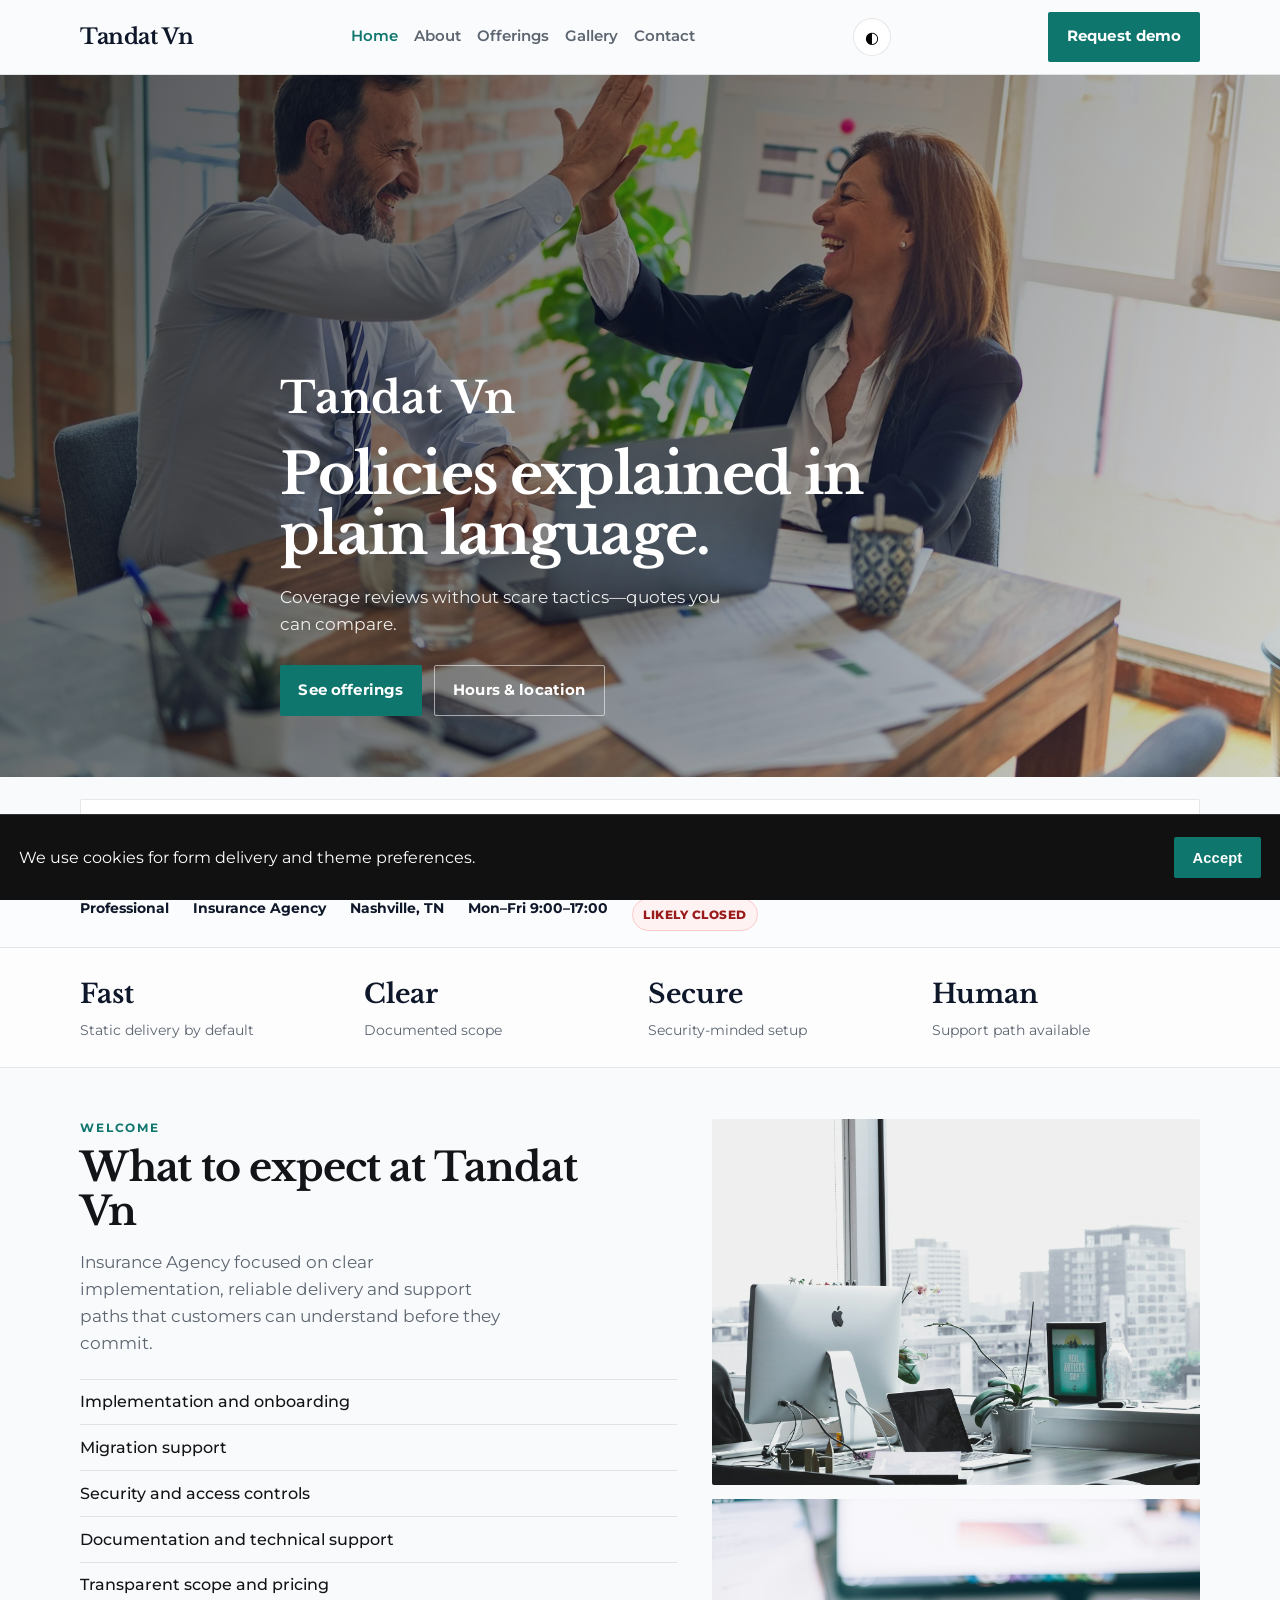
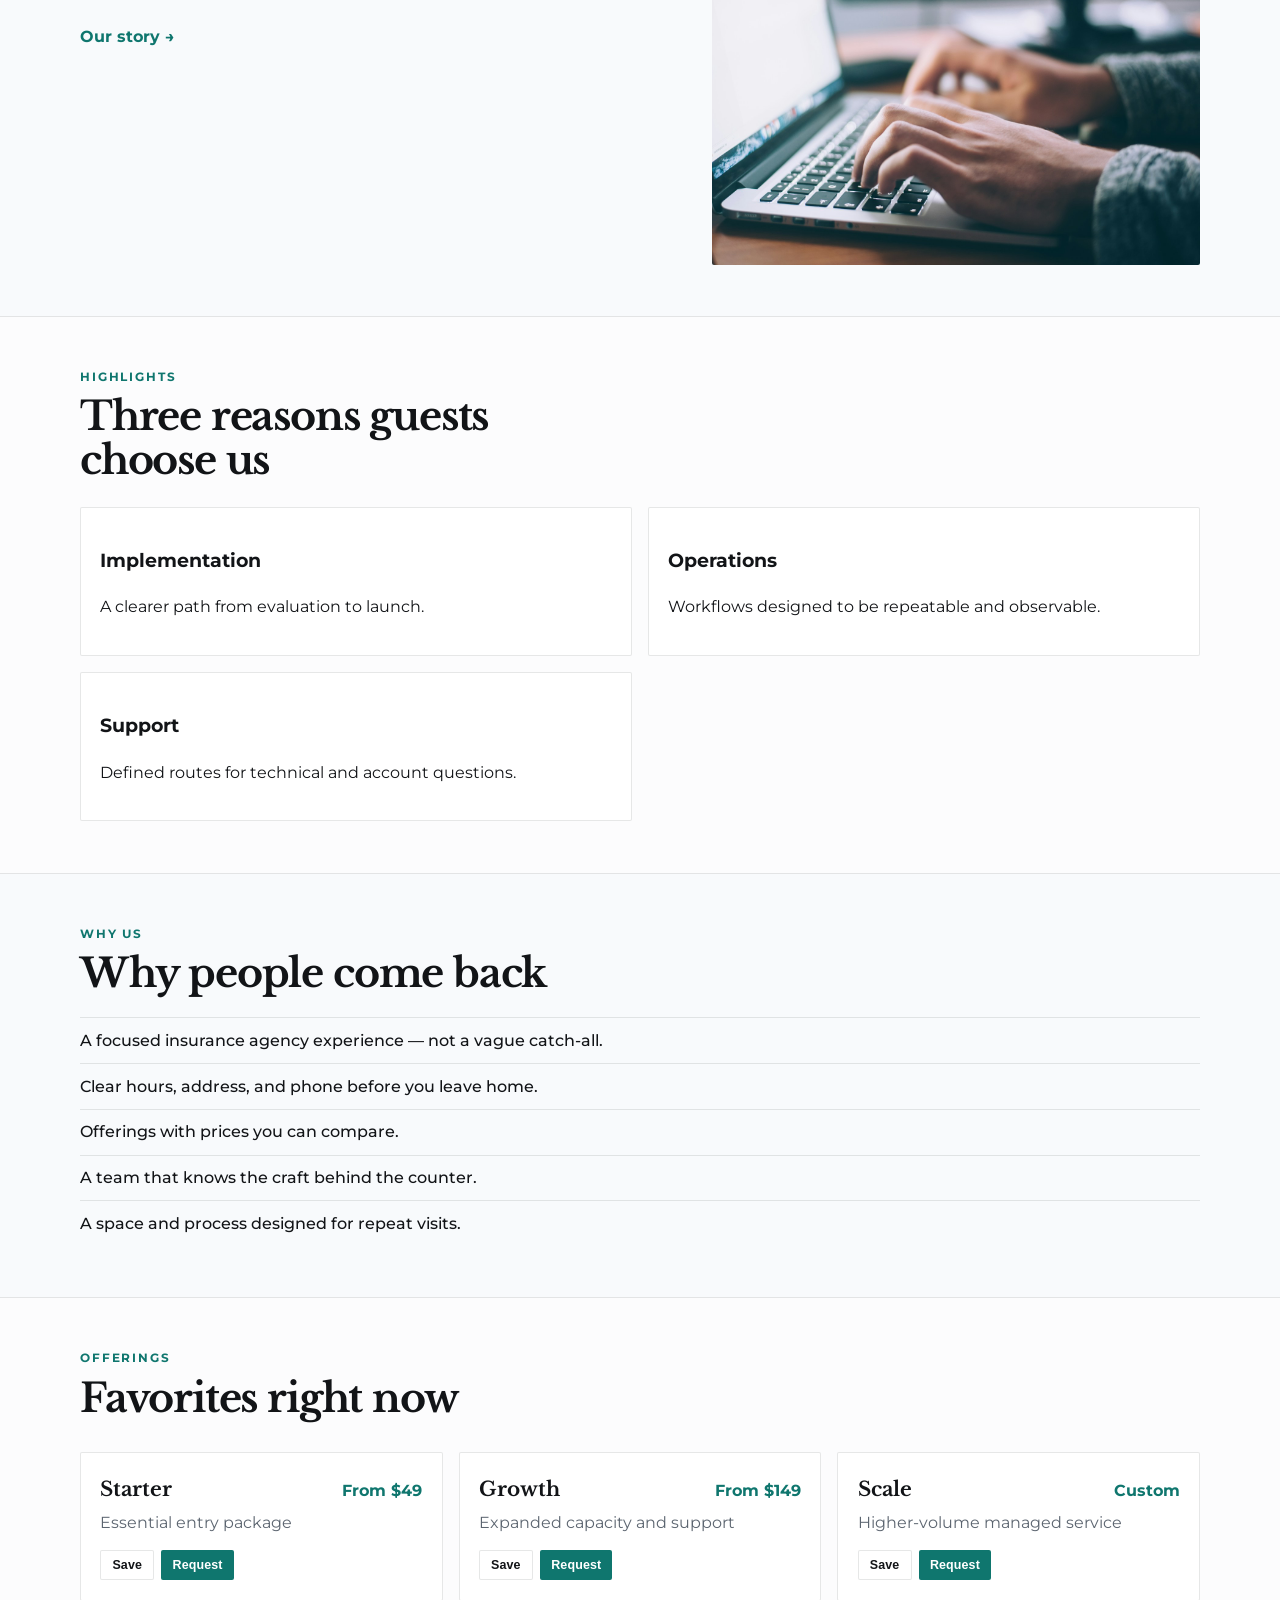
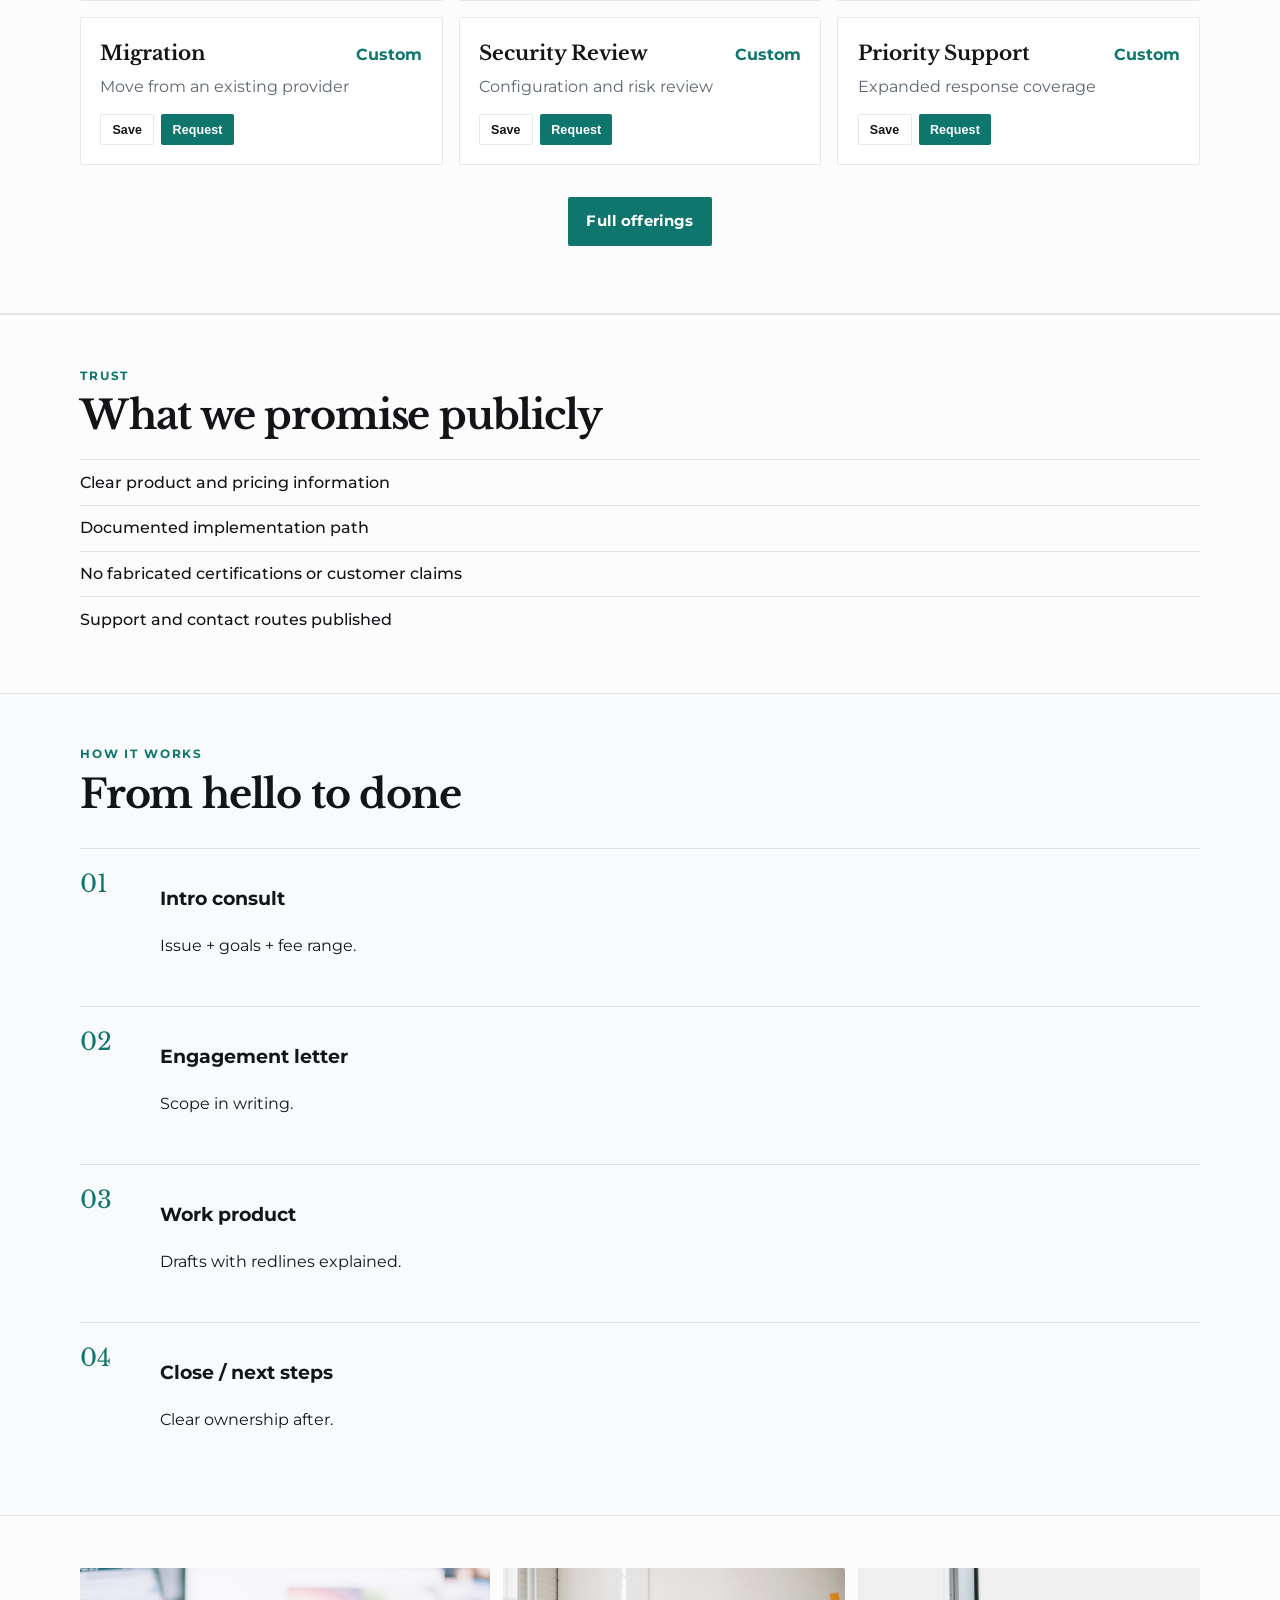
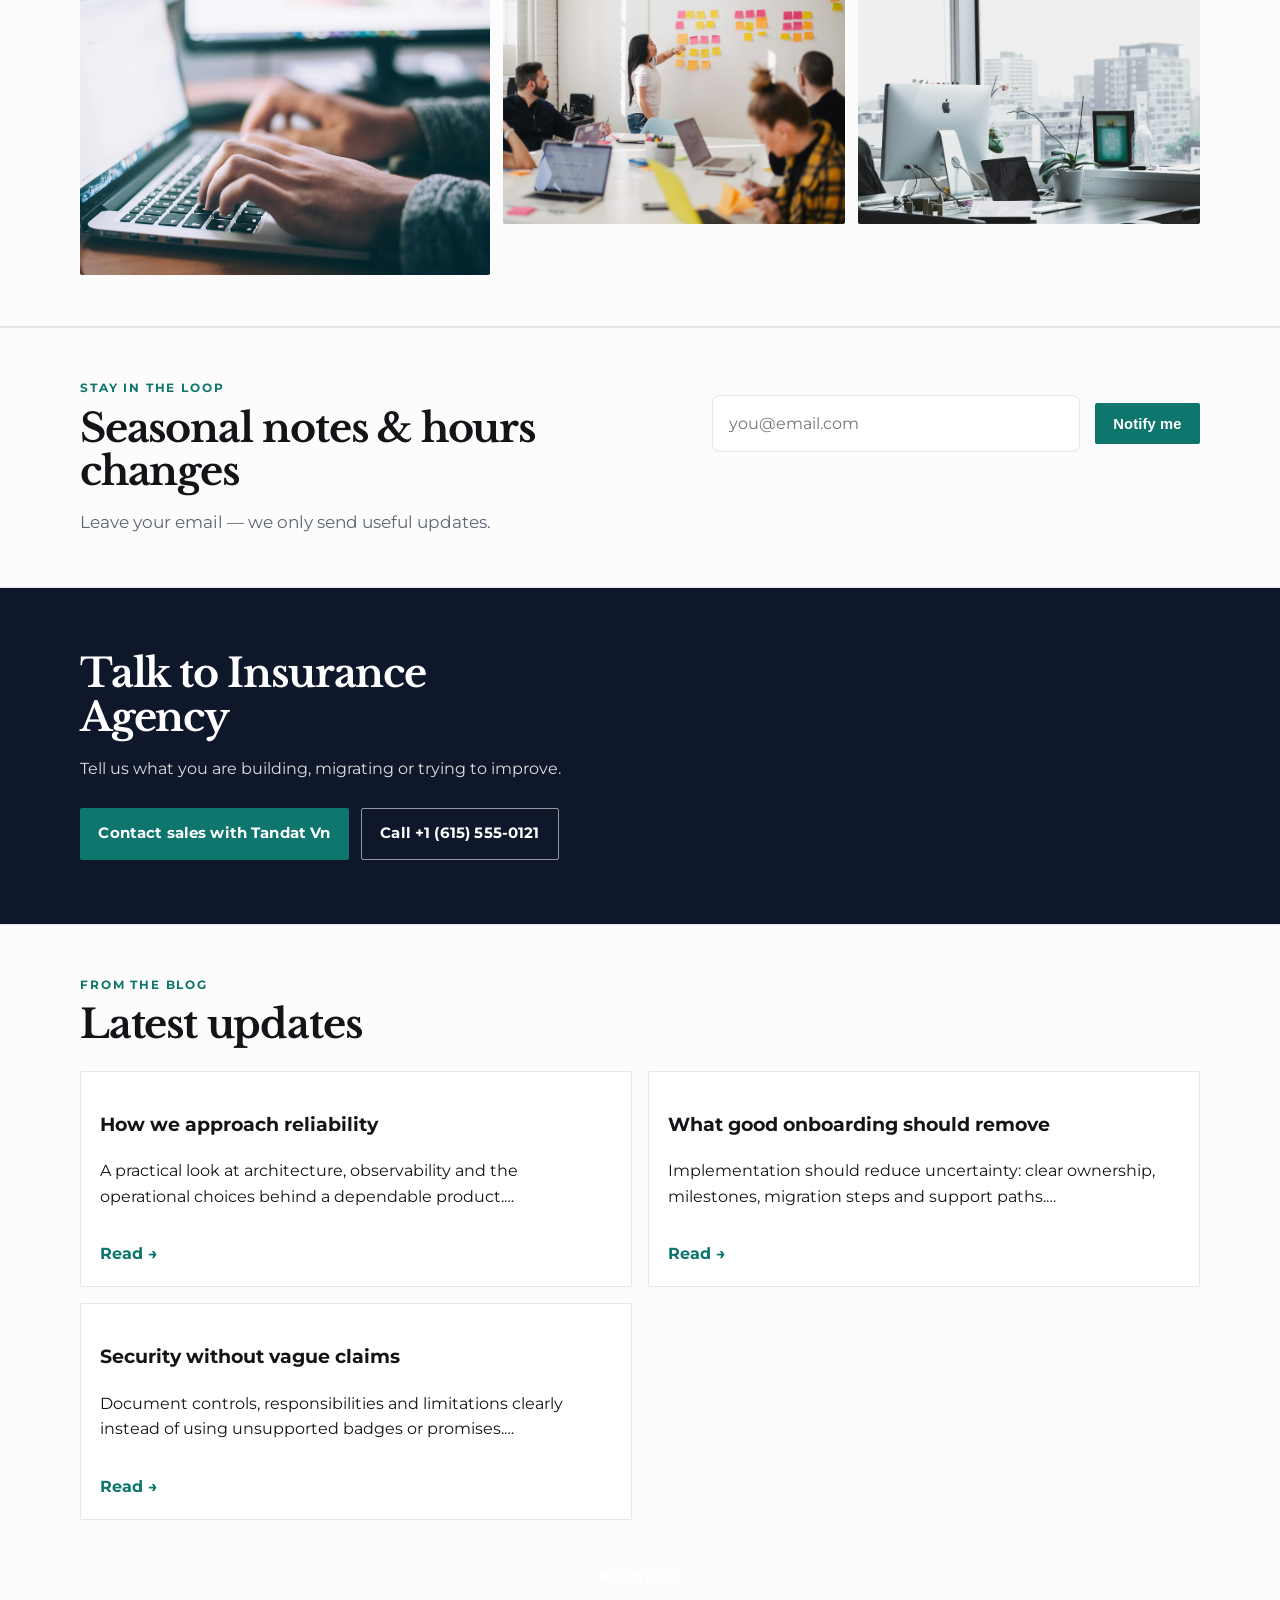
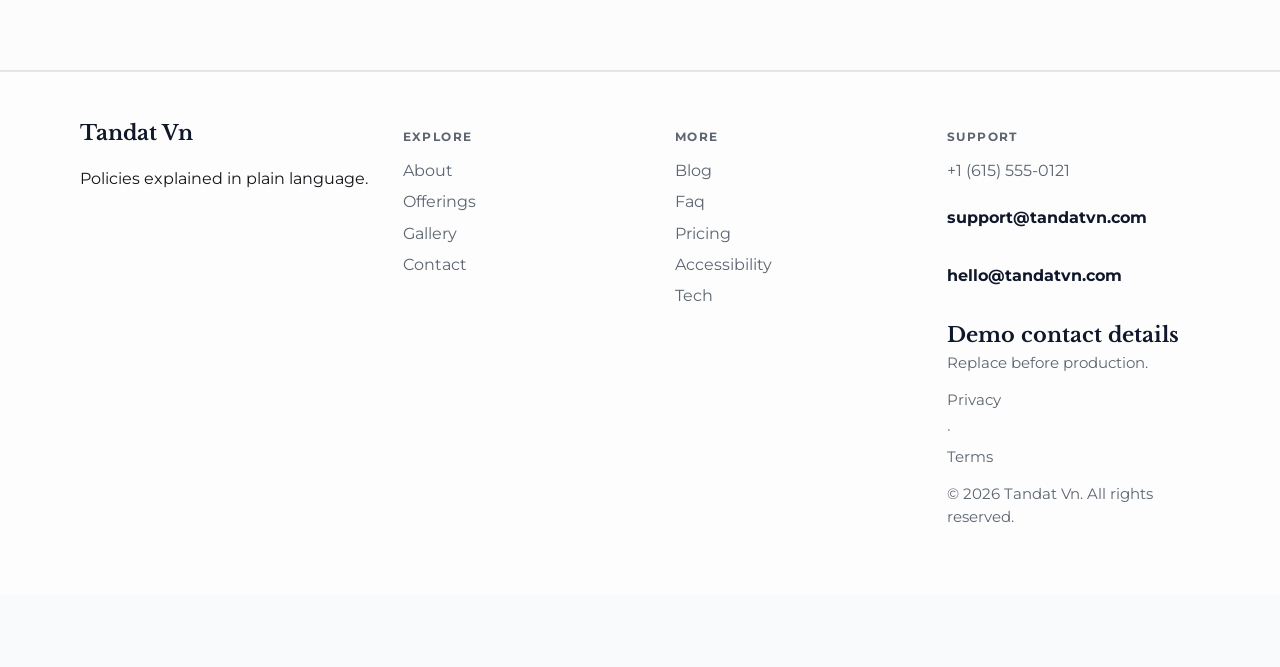
<file: index.html>
<!DOCTYPE html>
<html lang="en">
<head>
  <meta charset="UTF-8" />
  <meta name="viewport" content="width=device-width, initial-scale=1" />
  <title>Tandat Vn | Insurance Agency</title>
  <meta name="description" content="Tandat Vn — Policies explained in plain language." />
  <meta property="og:title" content="Tandat Vn | Insurance Agency" />
  <meta property="og:description" content="Tandat Vn — Policies explained in plain language." />
  <meta property="og:type" content="website" />
  <meta name="twitter:card" content="summary_large_image" />
  <meta name="twitter:title" content="Tandat Vn | Insurance Agency" />
  <meta name="twitter:description" content="Tandat Vn — Policies explained in plain language." />
  <meta property="og:image" content="assets/img-1.jpg" />
  <meta name="twitter:image" content="assets/img-1.jpg" />
  <meta property="og:url" content="https://tandat-vn.github.io" />
  <script type="application/ld+json">{"@context": "https://schema.org", "@type": "LocalBusiness", "name": "Tandat Vn", "description": "Policies explained in plain language.", "url": "https://tandat-vn.github.io", "image": "assets/img-1.jpg"}</script>
<script type="application/ld+json">{"@context": "https://schema.org", "@type": "FAQPage", "mainEntity": [{"@type": "Question", "name": "Where are you?", "acceptedAnswer": {"@type": "Answer", "text": "501 Broadway, Nashville, TN. See the map on Visit."}}, {"@type": "Question", "name": "How do I reach support?", "acceptedAnswer": {"@type": "Answer", "text": "Use the Contact form or email support@tandatvn.com. We reply during open hours."}}, {"@type": "Question", "name": "How do I book?", "acceptedAnswer": {"@type": "Answer", "text": "Send a message on Contact, email bookings@tandatvn.com, or call +1 (615) 555-0121."}}, {"@type": "Question", "name": "Are prices current?", "acceptedAnswer": {"@type": "Answer", "text": "Listed prices are current and may shift with seasons — we update this site when they do."}}, {"@type": "Question", "name": "Do you take groups?", "acceptedAnswer": {"@type": "Answer", "text": "Yes for many bookings — tell us the size and date and we'll confirm what Tandat Vn can host."}}, {"@type": "Question", "name": "What should I bring?", "acceptedAnswer": {"@type": "Answer", "text": "Just yourself (and any notes on allergies, sizes, or preferences). We'll handle the rest."}}, {"@type": "Question", "name": "How do I join the team?", "acceptedAnswer": {"@type": "Answer", "text": "Open roles are listed on Careers — we reply to every application."}}, {"@type": "Question", "name": "Is the space accessible?", "acceptedAnswer": {"@type": "Answer", "text": "See our Accessibility page for entrance, seating and restroom notes."}}, {"@type": "Question", "name": "Can I book for someone else?", "acceptedAnswer": {"@type": "Answer", "text": "Yes — include their name and preferences in the contact form."}}, {"@type": "Question", "name": "Where can I read updates?", "acceptedAnswer": {"@type": "Answer", "text": "Blog and Journal pages publish changes before social media."}}]}</script>
<script type="application/ld+json">{"@context": "https://schema.org", "@type": "WebSite", "name": "Tandat Vn", "url": "https://tandat-vn.github.io", "description": "Policies explained in plain language."}</script>
  <link rel="alternate" hreflang="en" href="index.html" />
  <link rel="alternate" hreflang="x-default" href="index.html" />
  <meta name="theme-color" content="#111111" />
  <link rel="preconnect" href="https://fonts.googleapis.com" />
  <link rel="preconnect" href="https://fonts.gstatic.com" crossorigin />
  <link href="https://fonts.googleapis.com/css2?family=Libre+Baskerville:wght@700&family=Montserrat:wght@400;500;600;700&display=swap" rel="stylesheet" />
  <link rel="stylesheet" href="styles.css" />
  <link rel="icon" href="favicon.svg" type="image/svg+xml" />
</head>
<body>

  <header class="top">
    <div class="shell bar">
      <a class="logo" href="index.html">Tandat Vn</a>
      <button class="nav-toggle" type="button" aria-label="Open menu" data-nav-toggle>
        <span></span><span></span><span></span>
      </button>
      <nav data-nav><a href="index.html" class="on">Home</a><a href="about.html">About</a><a href="offerings.html">Offerings</a><a href="gallery.html">Gallery</a><a href="contact.html">Contact</a></nav>
      <button type="button" class="theme-toggle" data-theme-toggle aria-label="Toggle dark mode">◐</button>
      <a class="cta" href="contact.html" data-open-book>Request demo</a>
    </div>
  </header>
  <main>

    <section class="hero">
      <div class="hero-bg" style="background-image:url('assets/img-1.jpg')"></div>
      <div class="hero-shade"></div>
      <div class="shell hero-copy">
        <p class="brand">Tandat Vn</p>
        <h1>Policies explained in plain language.</h1>
        <p class="lede">Coverage reviews without scare tactics—quotes you can compare.</p>
        <div class="actions">
          <a class="btn solid" href="offerings.html">See offerings</a>
          <a class="btn line" href="contact.html">Hours &amp; location</a>
        </div>
      </div>
    </section><div class="promo shell"><p>Explore the current product, pricing and implementation options.</p><button type="button" class="text-cta" data-open-book>Request a demo</button></div><section class="strip"><div class="shell strip-row">
      <span>Professional</span><span>Insurance Agency</span>
      <span>Nashville, TN</span><span>Mon–Fri 9:00–17:00</span>
      <span class="open-badge" data-open-badge>Checking hours…</span>
    </div></section><section class="stats-band"><div class="shell stats-row"><div class="stat"><b>Fast</b><span>Static delivery by default</span></div>
<div class="stat"><b>Clear</b><span>Documented scope</span></div>
<div class="stat"><b>Secure</b><span>Security-minded setup</span></div>
<div class="stat"><b>Human</b><span>Support path available</span></div></div></section><section class="block">
      <div class="shell split">
        <div>
          <p class="eyebrow">Welcome</p>
          <h2>What to expect at Tandat Vn</h2>
          <p class="lead">Insurance Agency focused on clear implementation, reliable delivery and support paths that customers can understand before they commit.</p>
          <ul class="checks"><li>Implementation and onboarding</li>
<li>Migration support</li>
<li>Security and access controls</li>
<li>Documentation and technical support</li>
<li>Transparent scope and pricing</li></ul>
          <a class="textlink" href="about.html">Our story →</a>
        </div>
        <div class="about-photos">
          <img src="assets/img-2.jpg" alt="Tandat Vn" />
          <img src="assets/img-3.jpg" alt="Tandat Vn" />
        </div>
      </div>
    </section><section class="block tint">
      <div class="shell">
        <p class="eyebrow">Highlights</p>
        <h2>Three reasons guests choose us</h2>
        <div class="value-grid"><article><h3>Implementation</h3><p>A clearer path from evaluation to launch.</p></article>
<article><h3>Operations</h3><p>Workflows designed to be repeatable and observable.</p></article>
<article><h3>Support</h3><p>Defined routes for technical and account questions.</p></article></div>
      </div>
    </section><section class="block">
      <div class="shell">
        <p class="eyebrow">Why us</p>
        <h2>Why people come back</h2>
        <ul class="why"><li>A focused insurance agency experience — not a vague catch-all.</li>
<li>Clear hours, address, and phone before you leave home.</li>
<li>Offerings with prices you can compare.</li>
<li>A team that knows the craft behind the counter.</li>
<li>A space and process designed for repeat visits.</li></ul>
      </div>
    </section><section class="block tint">
      <div class="shell">
        <p class="eyebrow">Offerings</p>
        <h2>Favorites right now</h2>
        <div class="menu-grid"><article class="item" data-item="Starter">
          <div class="item-top"><h3>Starter</h3><span class="price">From $49</span></div>
          <p>Essential entry package</p>
          <div class="item-actions">
            <button type="button" class="btn quiet mini" data-save-item data-name="Starter">Save</button>
            <button type="button" class="btn solid mini" data-open-book data-pref="Starter">Request</button>
          </div>
        </article>
<article class="item" data-item="Growth">
          <div class="item-top"><h3>Growth</h3><span class="price">From $149</span></div>
          <p>Expanded capacity and support</p>
          <div class="item-actions">
            <button type="button" class="btn quiet mini" data-save-item data-name="Growth">Save</button>
            <button type="button" class="btn solid mini" data-open-book data-pref="Growth">Request</button>
          </div>
        </article>
<article class="item" data-item="Scale">
          <div class="item-top"><h3>Scale</h3><span class="price">Custom</span></div>
          <p>Higher-volume managed service</p>
          <div class="item-actions">
            <button type="button" class="btn quiet mini" data-save-item data-name="Scale">Save</button>
            <button type="button" class="btn solid mini" data-open-book data-pref="Scale">Request</button>
          </div>
        </article>
<article class="item" data-item="Migration">
          <div class="item-top"><h3>Migration</h3><span class="price">Custom</span></div>
          <p>Move from an existing provider</p>
          <div class="item-actions">
            <button type="button" class="btn quiet mini" data-save-item data-name="Migration">Save</button>
            <button type="button" class="btn solid mini" data-open-book data-pref="Migration">Request</button>
          </div>
        </article>
<article class="item" data-item="Security Review">
          <div class="item-top"><h3>Security Review</h3><span class="price">Custom</span></div>
          <p>Configuration and risk review</p>
          <div class="item-actions">
            <button type="button" class="btn quiet mini" data-save-item data-name="Security Review">Save</button>
            <button type="button" class="btn solid mini" data-open-book data-pref="Security Review">Request</button>
          </div>
        </article>
<article class="item" data-item="Priority Support">
          <div class="item-top"><h3>Priority Support</h3><span class="price">Custom</span></div>
          <p>Expanded response coverage</p>
          <div class="item-actions">
            <button type="button" class="btn quiet mini" data-save-item data-name="Priority Support">Save</button>
            <button type="button" class="btn solid mini" data-open-book data-pref="Priority Support">Request</button>
          </div>
        </article></div>
        <p class="center-cta"><a class="btn solid" href="offerings.html">Full offerings</a></p>
      </div>
    </section><section class="block tint">
      <div class="shell">
        <p class="eyebrow">Trust</p>
        <h2>What we promise publicly</h2>
        <ul class="checks"><li>Clear product and pricing information</li>
<li>Documented implementation path</li>
<li>No fabricated certifications or customer claims</li>
<li>Support and contact routes published</li></ul>
      </div>
    </section><section class="block">
      <div class="shell">
        <p class="eyebrow">How it works</p>
        <h2>From hello to done</h2>
        <ol class="process"><li><span>01</span><div><h3>Intro consult</h3><p>Issue + goals + fee range.</p></div></li>
<li><span>02</span><div><h3>Engagement letter</h3><p>Scope in writing.</p></div></li>
<li><span>03</span><div><h3>Work product</h3><p>Drafts with redlines explained.</p></div></li>
<li><span>04</span><div><h3>Close / next steps</h3><p>Clear ownership after.</p></div></li></ol>
      </div>
    </section><section class="block tint">
      <div class="shell mosaic">
        <img src="assets/img-10.jpg" alt="Signature space" loading="lazy" />
        <img src="assets/img-11.jpg" alt="Guest experience" loading="lazy" />
        <img src="assets/img-12.jpg" alt="Local flavor" loading="lazy" />
      </div>
    </section><section class="block tint">
      <div class="shell newsletter">
        <div>
          <p class="eyebrow">Stay in the loop</p>
          <h2>Seasonal notes &amp; hours changes</h2>
          <p class="lead">Leave your email — we only send useful updates.</p>
        </div>
        <form class="news-form" data-newsletter>
          <label class="sr">Email</label>
          <input type="email" name="email" placeholder="you@email.com" required />
          <button type="submit" class="btn solid">Notify me</button>
        </form>
      </div>
    </section><section class="cta-band">
      <div class="shell">
        <h2>Talk to Insurance Agency</h2>
        <p>Tell us what you are building, migrating or trying to improve.</p>
        <div class="actions">
          <a class="btn solid" href="contact.html">Contact sales with Tandat Vn</a>
          <a class="btn line" href="tel:+16155550121">Call +1 (615) 555-0121</a>
        </div>
      </div>
    </section><section class="block tint">
      <div class="shell">
        <p class="eyebrow">From the blog</p>
        <h2>Latest updates</h2>
        <div class="value-grid"><article class="journal-card reveal">
          <h3>How we approach reliability</h3>
          <p>A practical look at architecture, observability and the operational choices behind a dependable product.…</p>
          <a class="textlink" href="blog.html">Read →</a>
        </article><article class="journal-card reveal">
          <h3>What good onboarding should remove</h3>
          <p>Implementation should reduce uncertainty: clear ownership, milestones, migration steps and support paths.…</p>
          <a class="textlink" href="blog.html">Read →</a>
        </article><article class="journal-card reveal">
          <h3>Security without vague claims</h3>
          <p>Document controls, responsibilities and limitations clearly instead of using unsupported badges or promises.…</p>
          <a class="textlink" href="blog.html">Read →</a>
        </article></div>
        <p class="center-cta"><a class="btn line" href="blog.html">All articles</a></p>
      </div>
    </section>
  </main>

  <footer class="foot">
    <div class="shell foot-grid">
      <div>
        <strong>Tandat Vn</strong>
        <p>Policies explained in plain language.</p>
        
      </div>
      <div>
        <p class="fh">Explore</p>
        <a href="about.html">About</a><a href="offerings.html">Offerings</a><a href="gallery.html">Gallery</a><a href="contact.html">Contact</a>
      </div>
      <div>
        <p class="fh">More</p>
        <a href="blog.html">Blog</a><a href="faq.html">Faq</a><a href="pricing.html">Pricing</a><a href="accessibility.html">Accessibility</a><a href="tech.html">Tech</a>
      </div>
      <div>
        <p class="fh">Support</p>
        <a href="tel:+16155550121">+1 (615) 555-0121</a>
        <p class="mail-plain">support@tandatvn.com</p>
        <p class="mail-plain">hello@tandatvn.com</p>
        
        <p class="foot-meta"><strong>Demo contact details</strong><br/>Replace before production.</p>
        <p class="foot-meta"><a href="privacy.html">Privacy</a> · <a href="terms.html">Terms</a></p>
        <p class="foot-meta">© 2026 Tandat Vn. All rights reserved.</p>
      </div>
    </div>
  </footer>
  <div class="cookie-bar" data-cookie-bar hidden>
    <p>We use cookies for form delivery and theme preferences.</p>
    <button type="button" class="btn solid" data-cookie-accept>Accept</button>
  </div>
  <div class="mobile-cta">
    <a href="tel:+16155550121">Call</a>
    <button type="button" data-open-book>Contact sales</button>
    
  </div>
  <div class="toast" data-toast hidden></div>

  <div class="modal" data-book-modal hidden>
    <div class="modal-card">
      <button class="modal-close" type="button" data-close-book aria-label="Close">×</button>
      <p class="eyebrow">Quick request</p>
      <h3>Contact Tandat Vn</h3>
      <p class="lead">Send the essentials and we will reply by email.</p>
      <form class="contact-form compact" data-quick-book data-support="support@tandatvn.com">
        <label>Name<input name="name" required placeholder="Your name" /></label>
        <label>Email<input type="email" name="email" required placeholder="you@email.com" /></label>
        <label>Timing<input name="when" required placeholder="Preferred date or timeline" /></label>
        <label>Notes<textarea name="message" rows="3" placeholder="Project, product, service or other details…"></textarea></label>
        <button class="btn solid" type="submit">Contact sales</button>
      </form>
    </div>
  </div>

  <div class="lightbox" data-lightbox hidden>
    <button class="modal-close" type="button" data-lightbox-close aria-label="Close">×</button>
    <img data-lightbox-img alt="" />
    <div class="lightbox-nav">
      <button type="button" data-lightbox-prev>‹</button>
      <button type="button" data-lightbox-next>›</button>
    </div>
  </div>
  <script src="site.js"></script>
</body></html>
</file>
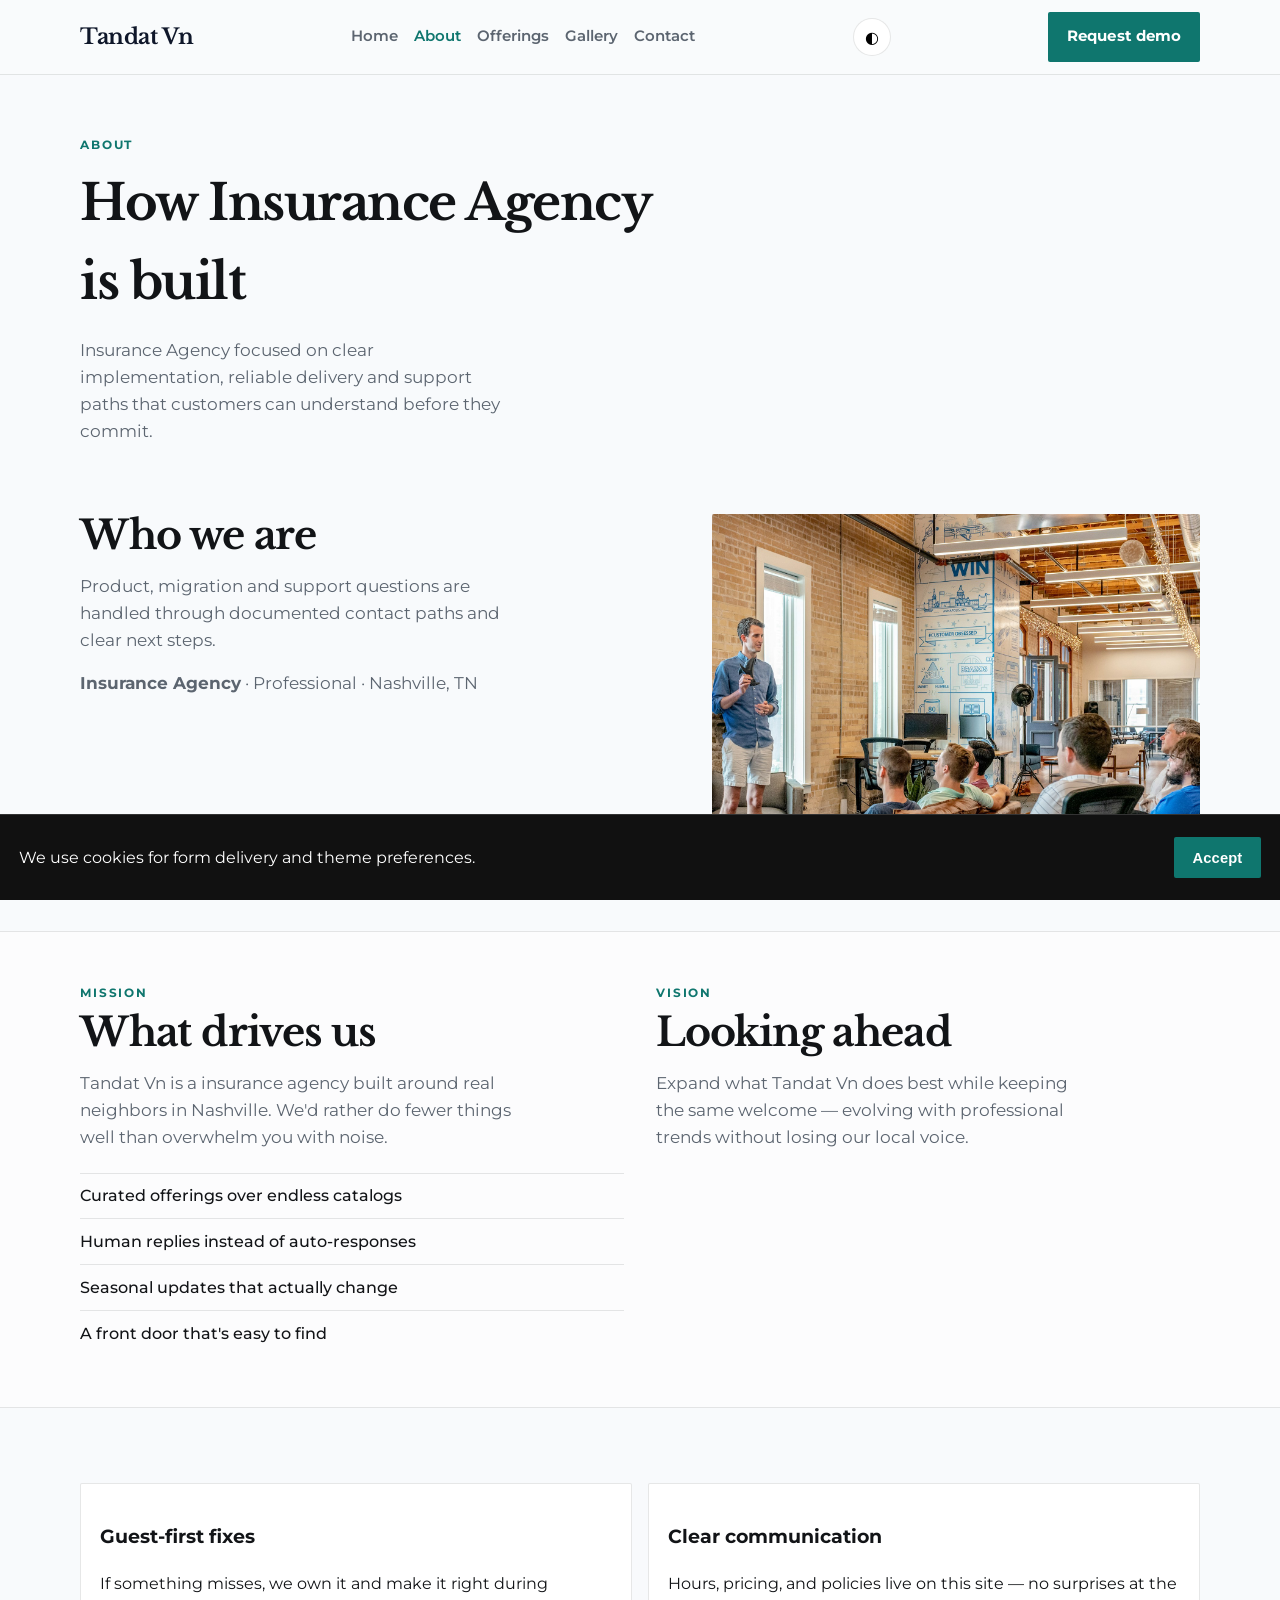
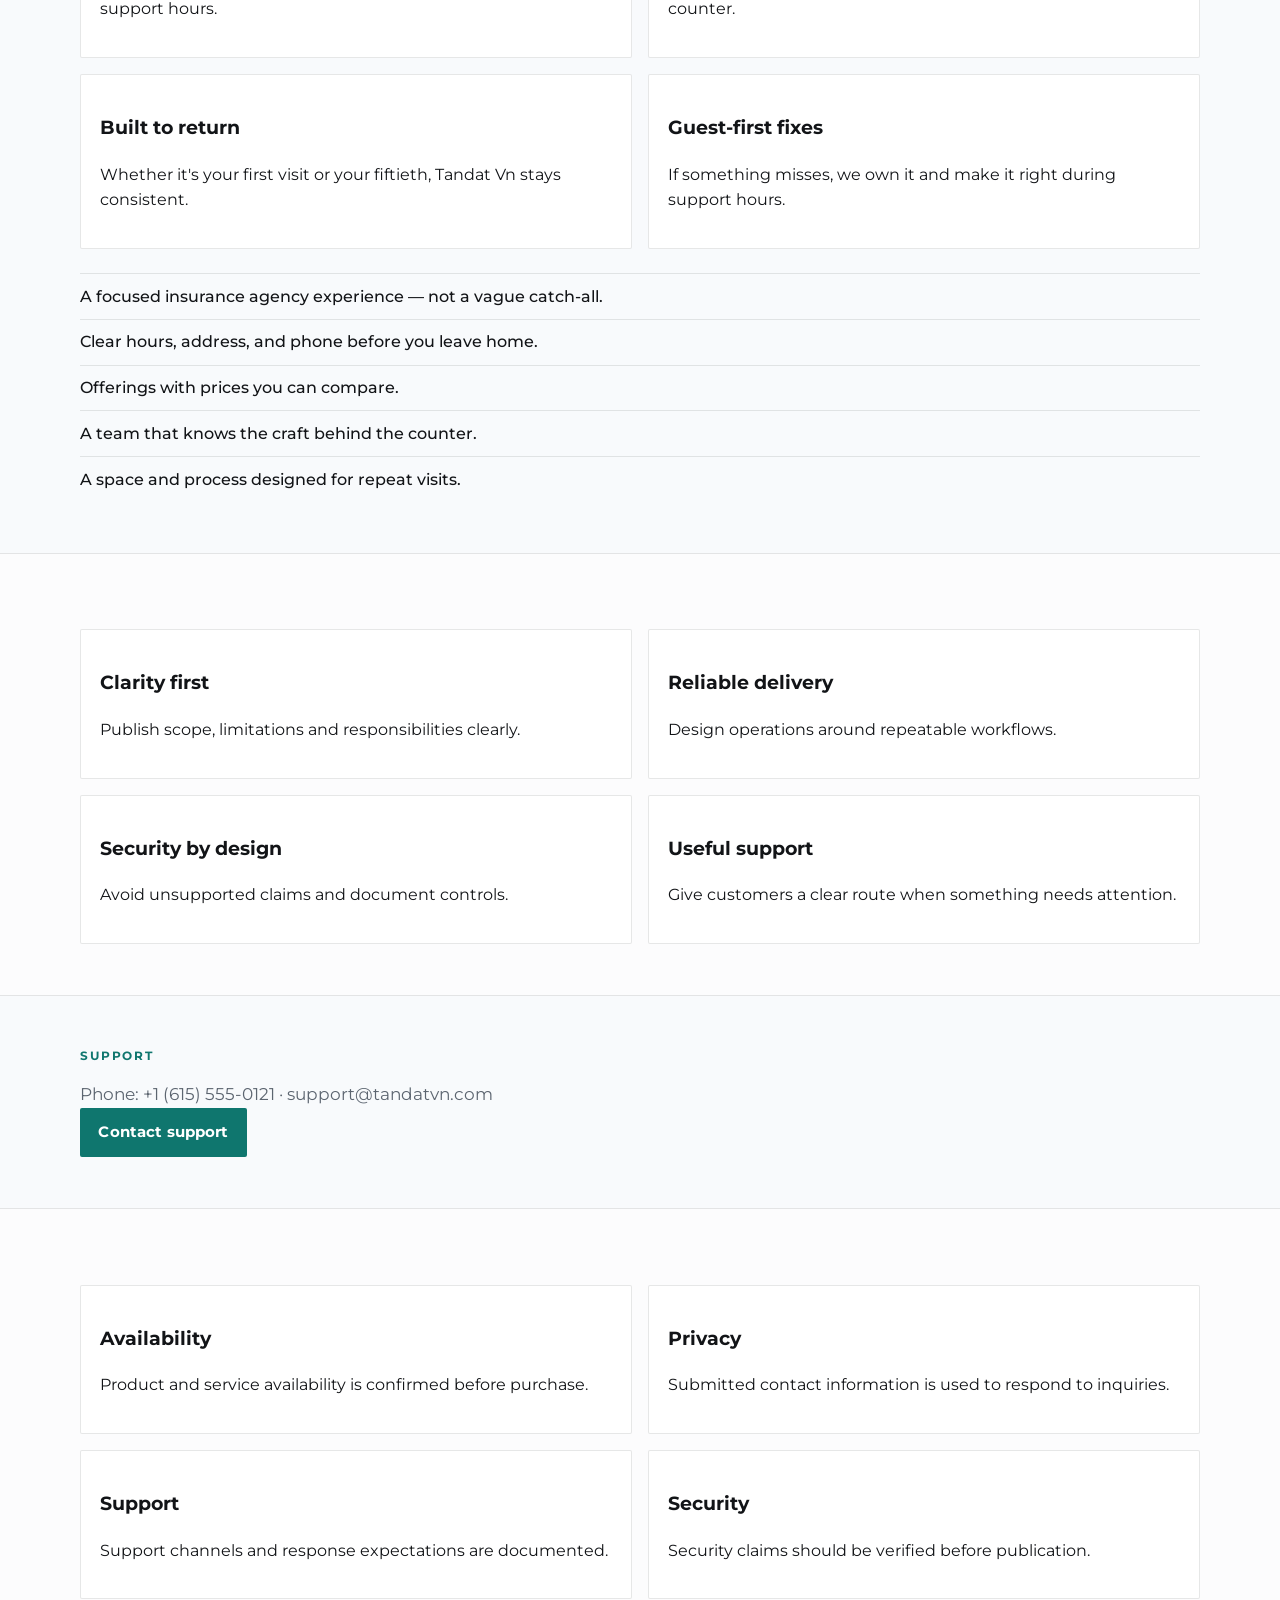
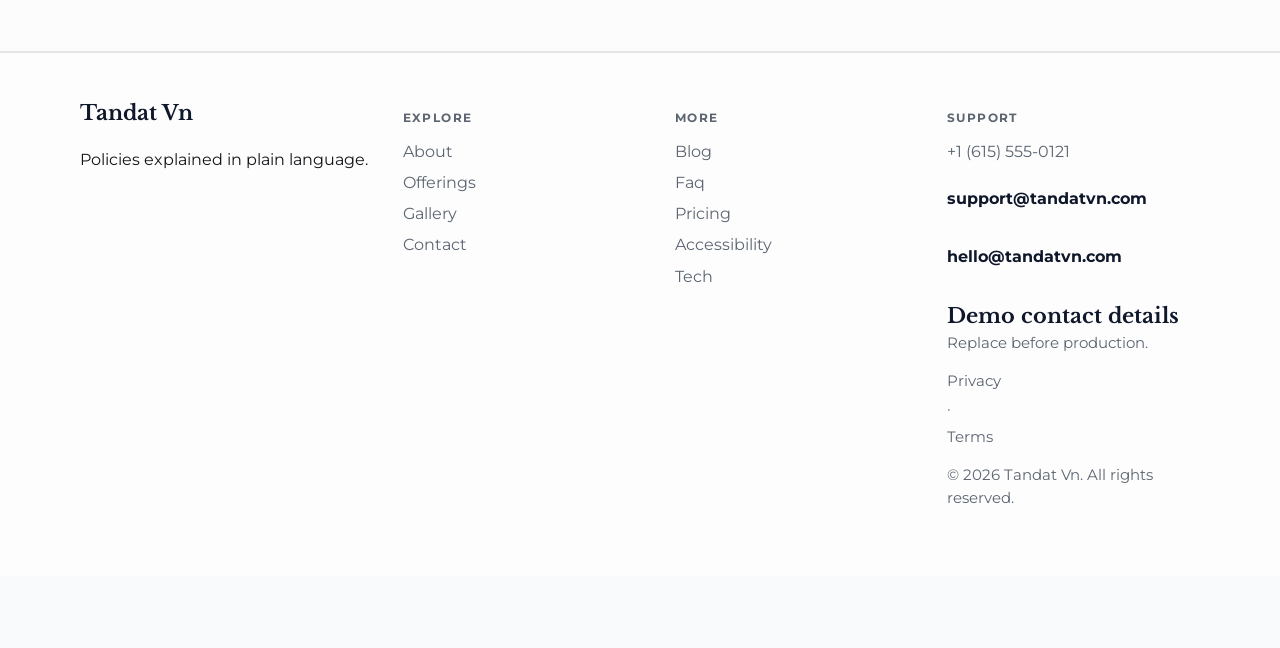
<file: about.html>
<!DOCTYPE html>
<html lang="en">
<head>
  <meta charset="UTF-8" />
  <meta name="viewport" content="width=device-width, initial-scale=1" />
  <title>About | Tandat Vn</title>
  <meta name="description" content="Insurance Agency focused on clear implementation, reliable delivery and support paths that customers can understand before they commit." />
  <meta property="og:title" content="About | Tandat Vn" />
  <meta property="og:description" content="Insurance Agency focused on clear implementation, reliable delivery and support paths that customers can understand before they commit." />
  <meta property="og:type" content="website" />
  <meta name="twitter:card" content="summary_large_image" />
  <meta name="twitter:title" content="About | Tandat Vn" />
  <meta name="twitter:description" content="Insurance Agency focused on clear implementation, reliable delivery and support paths that customers can understand before they commit." />
  <meta property="og:image" content="assets/img-1.jpg" />
  <meta name="twitter:image" content="assets/img-1.jpg" />
  <meta property="og:url" content="https://tandat-vn.github.io" />
  <script type="application/ld+json">{"@context": "https://schema.org", "@type": "LocalBusiness", "name": "Tandat Vn", "description": "Policies explained in plain language.", "url": "https://tandat-vn.github.io", "image": "assets/img-1.jpg"}</script>
<script type="application/ld+json">{"@context": "https://schema.org", "@type": "FAQPage", "mainEntity": [{"@type": "Question", "name": "Where are you?", "acceptedAnswer": {"@type": "Answer", "text": "501 Broadway, Nashville, TN. See the map on Visit."}}, {"@type": "Question", "name": "How do I reach support?", "acceptedAnswer": {"@type": "Answer", "text": "Use the Contact form or email support@tandatvn.com. We reply during open hours."}}, {"@type": "Question", "name": "How do I book?", "acceptedAnswer": {"@type": "Answer", "text": "Send a message on Contact, email bookings@tandatvn.com, or call +1 (615) 555-0121."}}, {"@type": "Question", "name": "Are prices current?", "acceptedAnswer": {"@type": "Answer", "text": "Listed prices are current and may shift with seasons — we update this site when they do."}}, {"@type": "Question", "name": "Do you take groups?", "acceptedAnswer": {"@type": "Answer", "text": "Yes for many bookings — tell us the size and date and we'll confirm what Tandat Vn can host."}}, {"@type": "Question", "name": "What should I bring?", "acceptedAnswer": {"@type": "Answer", "text": "Just yourself (and any notes on allergies, sizes, or preferences). We'll handle the rest."}}, {"@type": "Question", "name": "How do I join the team?", "acceptedAnswer": {"@type": "Answer", "text": "Open roles are listed on Careers — we reply to every application."}}, {"@type": "Question", "name": "Is the space accessible?", "acceptedAnswer": {"@type": "Answer", "text": "See our Accessibility page for entrance, seating and restroom notes."}}, {"@type": "Question", "name": "Can I book for someone else?", "acceptedAnswer": {"@type": "Answer", "text": "Yes — include their name and preferences in the contact form."}}, {"@type": "Question", "name": "Where can I read updates?", "acceptedAnswer": {"@type": "Answer", "text": "Blog and Journal pages publish changes before social media."}}]}</script>
<script type="application/ld+json">{"@context": "https://schema.org", "@type": "WebSite", "name": "Tandat Vn", "url": "https://tandat-vn.github.io", "description": "Policies explained in plain language."}</script>
  <link rel="alternate" hreflang="en" href="index.html" />
  <link rel="alternate" hreflang="x-default" href="index.html" />
  <meta name="theme-color" content="#111111" />
  <link rel="preconnect" href="https://fonts.googleapis.com" />
  <link rel="preconnect" href="https://fonts.gstatic.com" crossorigin />
  <link href="https://fonts.googleapis.com/css2?family=Libre+Baskerville:wght@700&family=Montserrat:wght@400;500;600;700&display=swap" rel="stylesheet" />
  <link rel="stylesheet" href="styles.css" />
  <link rel="icon" href="favicon.svg" type="image/svg+xml" />
</head>
<body>

  <header class="top">
    <div class="shell bar">
      <a class="logo" href="index.html">Tandat Vn</a>
      <button class="nav-toggle" type="button" aria-label="Open menu" data-nav-toggle>
        <span></span><span></span><span></span>
      </button>
      <nav data-nav><a href="index.html">Home</a><a href="about.html" class="on">About</a><a href="offerings.html">Offerings</a><a href="gallery.html">Gallery</a><a href="contact.html">Contact</a></nav>
      <button type="button" class="theme-toggle" data-theme-toggle aria-label="Toggle dark mode">◐</button>
      <a class="cta" href="contact.html" data-open-book>Request demo</a>
    </div>
  </header>  <main class="page">
    <section class="page-hero"><div class="shell">
      <p class="eyebrow">About</p>
      <h1>How Insurance Agency is built</h1>
      <p class="lead">Insurance Agency focused on clear implementation, reliable delivery and support paths that customers can understand before they commit.</p>
    </div></section>
    <section class="block"><div class="shell split">
      <div><h2>Who we are</h2><p class="lead">Product, migration and support questions are handled through documented contact paths and clear next steps.</p>
      <p class="lead"><strong>Insurance Agency</strong> · Professional · Nashville, TN</p></div>
      <img class="solo" src="assets/img-4.jpg" alt="Tandat Vn" />
    </div></section>
    <section class="block tint"><div class="shell two-col">
      <article><p class="eyebrow">Mission</p><h2>What drives us</h2><p class="lead">Tandat Vn is a insurance agency built around real neighbors in Nashville. We'd rather do fewer things well than overwhelm you with noise.</p>
      <ul class="checks"><li>Curated offerings over endless catalogs</li><li>Human replies instead of auto-responses</li><li>Seasonal updates that actually change</li><li>A front door that's easy to find</li></ul></article>
      <article><p class="eyebrow">Vision</p><h2>Looking ahead</h2><p class="lead">Expand what Tandat Vn does best while keeping the same welcome — evolving with professional trends without losing our local voice.</p></article>
    </div></section>
    <section class="block"><div class="shell"><div class="value-grid"><article><h3>Guest-first fixes</h3><p>If something misses, we own it and make it right during support hours.</p></article>
<article><h3>Clear communication</h3><p>Hours, pricing, and policies live on this site — no surprises at the counter.</p></article>
<article><h3>Built to return</h3><p>Whether it&#x27;s your first visit or your fiftieth, Tandat Vn stays consistent.</p></article>
<article><h3>Guest-first fixes</h3><p>If something misses, we own it and make it right during support hours.</p></article></div><ul class="checks" style="margin-top:1.5rem"><li>A focused insurance agency experience — not a vague catch-all.</li>
<li>Clear hours, address, and phone before you leave home.</li>
<li>Offerings with prices you can compare.</li>
<li>A team that knows the craft behind the counter.</li>
<li>A space and process designed for repeat visits.</li></ul></div></section>
    <section class="block tint"><div class="shell"><div class="value-grid"><article><h3>Clarity first</h3><p>Publish scope, limitations and responsibilities clearly.</p></article>
<article><h3>Reliable delivery</h3><p>Design operations around repeatable workflows.</p></article>
<article><h3>Security by design</h3><p>Avoid unsupported claims and document controls.</p></article>
<article><h3>Useful support</h3><p>Give customers a clear route when something needs attention.</p></article></div></div></section>
    
    <section class="block"><div class="shell"><p class="eyebrow">Support</p><p class="lead">Phone: +1 (615) 555-0121 · support@tandatvn.com</p>
    <a class="btn solid" href="contact.html">Contact support</a></div></section>
    <section class="block tint"><div class="shell"><div class="value-grid"><article><h3>Availability</h3><p>Product and service availability is confirmed before purchase.</p></article>
<article><h3>Privacy</h3><p>Submitted contact information is used to respond to inquiries.</p></article>
<article><h3>Support</h3><p>Support channels and response expectations are documented.</p></article>
<article><h3>Security</h3><p>Security claims should be verified before publication.</p></article></div></div></section>
  </main>
  <footer class="foot">
    <div class="shell foot-grid">
      <div>
        <strong>Tandat Vn</strong>
        <p>Policies explained in plain language.</p>
        
      </div>
      <div>
        <p class="fh">Explore</p>
        <a href="about.html">About</a><a href="offerings.html">Offerings</a><a href="gallery.html">Gallery</a><a href="contact.html">Contact</a>
      </div>
      <div>
        <p class="fh">More</p>
        <a href="blog.html">Blog</a><a href="faq.html">Faq</a><a href="pricing.html">Pricing</a><a href="accessibility.html">Accessibility</a><a href="tech.html">Tech</a>
      </div>
      <div>
        <p class="fh">Support</p>
        <a href="tel:+16155550121">+1 (615) 555-0121</a>
        <p class="mail-plain">support@tandatvn.com</p>
        <p class="mail-plain">hello@tandatvn.com</p>
        
        <p class="foot-meta"><strong>Demo contact details</strong><br/>Replace before production.</p>
        <p class="foot-meta"><a href="privacy.html">Privacy</a> · <a href="terms.html">Terms</a></p>
        <p class="foot-meta">© 2026 Tandat Vn. All rights reserved.</p>
      </div>
    </div>
  </footer>
  <div class="cookie-bar" data-cookie-bar hidden>
    <p>We use cookies for form delivery and theme preferences.</p>
    <button type="button" class="btn solid" data-cookie-accept>Accept</button>
  </div>
  <div class="mobile-cta">
    <a href="tel:+16155550121">Call</a>
    <button type="button" data-open-book>Contact sales</button>
    
  </div>
  <div class="toast" data-toast hidden></div>

  <div class="modal" data-book-modal hidden>
    <div class="modal-card">
      <button class="modal-close" type="button" data-close-book aria-label="Close">×</button>
      <p class="eyebrow">Quick request</p>
      <h3>Contact Tandat Vn</h3>
      <p class="lead">Send the essentials and we will reply by email.</p>
      <form class="contact-form compact" data-quick-book data-support="support@tandatvn.com">
        <label>Name<input name="name" required placeholder="Your name" /></label>
        <label>Email<input type="email" name="email" required placeholder="you@email.com" /></label>
        <label>Timing<input name="when" required placeholder="Preferred date or timeline" /></label>
        <label>Notes<textarea name="message" rows="3" placeholder="Project, product, service or other details…"></textarea></label>
        <button class="btn solid" type="submit">Contact sales</button>
      </form>
    </div>
  </div>

  <div class="lightbox" data-lightbox hidden>
    <button class="modal-close" type="button" data-lightbox-close aria-label="Close">×</button>
    <img data-lightbox-img alt="" />
    <div class="lightbox-nav">
      <button type="button" data-lightbox-prev>‹</button>
      <button type="button" data-lightbox-next>›</button>
    </div>
  </div>
  <script src="site.js"></script>
</body></html>
</file>
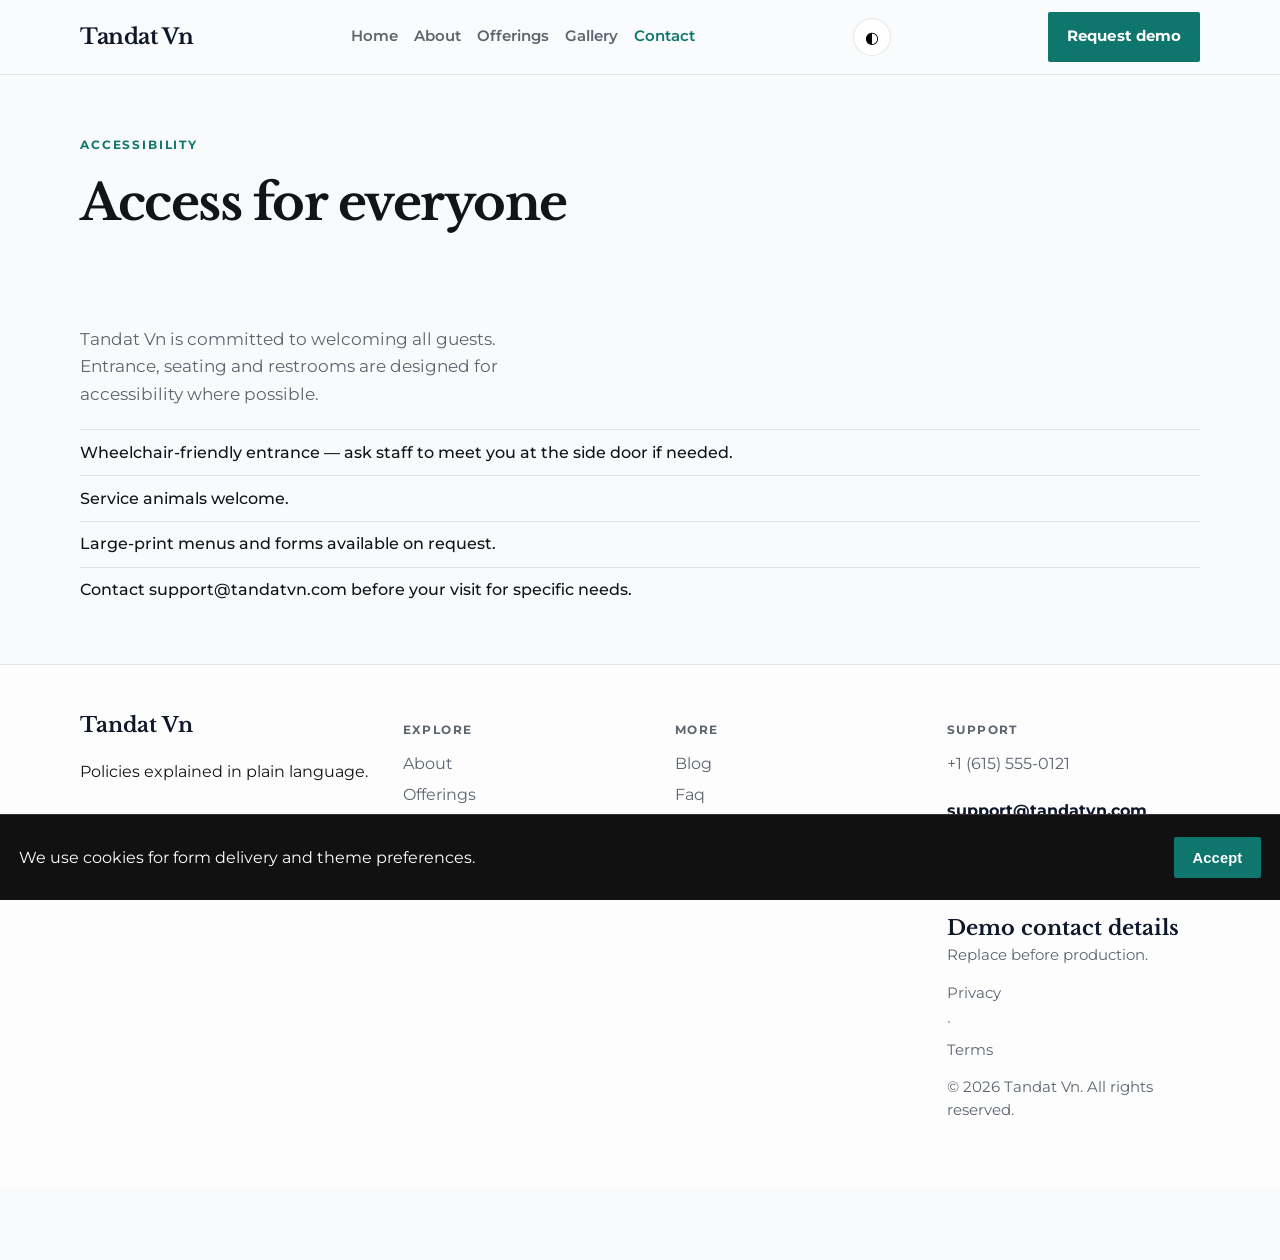
<file: accessibility.html>
<!DOCTYPE html>
<html lang="en">
<head>
  <meta charset="UTF-8" />
  <meta name="viewport" content="width=device-width, initial-scale=1" />
  <title>Accessibility | Tandat Vn</title>
  <meta name="description" content="Accessibility statement" />
  <meta property="og:title" content="Accessibility | Tandat Vn" />
  <meta property="og:description" content="Accessibility statement" />
  <meta property="og:type" content="website" />
  <meta name="twitter:card" content="summary_large_image" />
  <meta name="twitter:title" content="Accessibility | Tandat Vn" />
  <meta name="twitter:description" content="Accessibility statement" />
  <meta property="og:image" content="assets/img-1.jpg" />
  <meta name="twitter:image" content="assets/img-1.jpg" />
  <meta property="og:url" content="https://tandat-vn.github.io" />
  <script type="application/ld+json">{"@context": "https://schema.org", "@type": "LocalBusiness", "name": "Tandat Vn", "description": "Policies explained in plain language.", "url": "https://tandat-vn.github.io", "image": "assets/img-1.jpg"}</script>
<script type="application/ld+json">{"@context": "https://schema.org", "@type": "FAQPage", "mainEntity": [{"@type": "Question", "name": "Where are you?", "acceptedAnswer": {"@type": "Answer", "text": "501 Broadway, Nashville, TN. See the map on Visit."}}, {"@type": "Question", "name": "How do I reach support?", "acceptedAnswer": {"@type": "Answer", "text": "Use the Contact form or email support@tandatvn.com. We reply during open hours."}}, {"@type": "Question", "name": "How do I book?", "acceptedAnswer": {"@type": "Answer", "text": "Send a message on Contact, email bookings@tandatvn.com, or call +1 (615) 555-0121."}}, {"@type": "Question", "name": "Are prices current?", "acceptedAnswer": {"@type": "Answer", "text": "Listed prices are current and may shift with seasons — we update this site when they do."}}, {"@type": "Question", "name": "Do you take groups?", "acceptedAnswer": {"@type": "Answer", "text": "Yes for many bookings — tell us the size and date and we'll confirm what Tandat Vn can host."}}, {"@type": "Question", "name": "What should I bring?", "acceptedAnswer": {"@type": "Answer", "text": "Just yourself (and any notes on allergies, sizes, or preferences). We'll handle the rest."}}, {"@type": "Question", "name": "How do I join the team?", "acceptedAnswer": {"@type": "Answer", "text": "Open roles are listed on Careers — we reply to every application."}}, {"@type": "Question", "name": "Is the space accessible?", "acceptedAnswer": {"@type": "Answer", "text": "See our Accessibility page for entrance, seating and restroom notes."}}, {"@type": "Question", "name": "Can I book for someone else?", "acceptedAnswer": {"@type": "Answer", "text": "Yes — include their name and preferences in the contact form."}}, {"@type": "Question", "name": "Where can I read updates?", "acceptedAnswer": {"@type": "Answer", "text": "Blog and Journal pages publish changes before social media."}}]}</script>
<script type="application/ld+json">{"@context": "https://schema.org", "@type": "WebSite", "name": "Tandat Vn", "url": "https://tandat-vn.github.io", "description": "Policies explained in plain language."}</script>
  <link rel="alternate" hreflang="en" href="index.html" />
  <link rel="alternate" hreflang="x-default" href="index.html" />
  <meta name="theme-color" content="#111111" />
  <link rel="preconnect" href="https://fonts.googleapis.com" />
  <link rel="preconnect" href="https://fonts.gstatic.com" crossorigin />
  <link href="https://fonts.googleapis.com/css2?family=Libre+Baskerville:wght@700&family=Montserrat:wght@400;500;600;700&display=swap" rel="stylesheet" />
  <link rel="stylesheet" href="styles.css" />
  <link rel="icon" href="favicon.svg" type="image/svg+xml" />
</head>
<body>

  <header class="top">
    <div class="shell bar">
      <a class="logo" href="index.html">Tandat Vn</a>
      <button class="nav-toggle" type="button" aria-label="Open menu" data-nav-toggle>
        <span></span><span></span><span></span>
      </button>
      <nav data-nav><a href="index.html">Home</a><a href="about.html">About</a><a href="offerings.html">Offerings</a><a href="gallery.html">Gallery</a><a href="contact.html" class="on">Contact</a></nav>
      <button type="button" class="theme-toggle" data-theme-toggle aria-label="Toggle dark mode">◐</button>
      <a class="cta" href="contact.html" data-open-book>Request demo</a>
    </div>
  </header>  <main class="page">
    <section class="page-hero"><div class="shell">
      <p class="eyebrow">Accessibility</p>
      <h1>Access for everyone</h1>
    </div></section>
    <section class="block"><div class="shell prose-block">
      <p class="lead">Tandat Vn is committed to welcoming all guests. Entrance, seating and restrooms are designed for accessibility where possible.</p>
      <ul class="checks">
        <li>Wheelchair-friendly entrance — ask staff to meet you at the side door if needed.</li>
        <li>Service animals welcome.</li>
        <li>Large-print menus and forms available on request.</li>
        <li>Contact support@tandatvn.com before your visit for specific needs.</li>
      </ul>
    </div></section>
  </main>
  <footer class="foot">
    <div class="shell foot-grid">
      <div>
        <strong>Tandat Vn</strong>
        <p>Policies explained in plain language.</p>
        
      </div>
      <div>
        <p class="fh">Explore</p>
        <a href="about.html">About</a><a href="offerings.html">Offerings</a><a href="gallery.html">Gallery</a><a href="contact.html">Contact</a>
      </div>
      <div>
        <p class="fh">More</p>
        <a href="blog.html">Blog</a><a href="faq.html">Faq</a><a href="pricing.html">Pricing</a><a href="accessibility.html">Accessibility</a><a href="tech.html">Tech</a>
      </div>
      <div>
        <p class="fh">Support</p>
        <a href="tel:+16155550121">+1 (615) 555-0121</a>
        <p class="mail-plain">support@tandatvn.com</p>
        <p class="mail-plain">hello@tandatvn.com</p>
        
        <p class="foot-meta"><strong>Demo contact details</strong><br/>Replace before production.</p>
        <p class="foot-meta"><a href="privacy.html">Privacy</a> · <a href="terms.html">Terms</a></p>
        <p class="foot-meta">© 2026 Tandat Vn. All rights reserved.</p>
      </div>
    </div>
  </footer>
  <div class="cookie-bar" data-cookie-bar hidden>
    <p>We use cookies for form delivery and theme preferences.</p>
    <button type="button" class="btn solid" data-cookie-accept>Accept</button>
  </div>
  <div class="mobile-cta">
    <a href="tel:+16155550121">Call</a>
    <button type="button" data-open-book>Contact sales</button>
    
  </div>
  <div class="toast" data-toast hidden></div>

  <div class="modal" data-book-modal hidden>
    <div class="modal-card">
      <button class="modal-close" type="button" data-close-book aria-label="Close">×</button>
      <p class="eyebrow">Quick request</p>
      <h3>Contact Tandat Vn</h3>
      <p class="lead">Send the essentials and we will reply by email.</p>
      <form class="contact-form compact" data-quick-book data-support="support@tandatvn.com">
        <label>Name<input name="name" required placeholder="Your name" /></label>
        <label>Email<input type="email" name="email" required placeholder="you@email.com" /></label>
        <label>Timing<input name="when" required placeholder="Preferred date or timeline" /></label>
        <label>Notes<textarea name="message" rows="3" placeholder="Project, product, service or other details…"></textarea></label>
        <button class="btn solid" type="submit">Contact sales</button>
      </form>
    </div>
  </div>

  <div class="lightbox" data-lightbox hidden>
    <button class="modal-close" type="button" data-lightbox-close aria-label="Close">×</button>
    <img data-lightbox-img alt="" />
    <div class="lightbox-nav">
      <button type="button" data-lightbox-prev>‹</button>
      <button type="button" data-lightbox-next>›</button>
    </div>
  </div>
  <script src="site.js"></script>
</body></html>
</file>
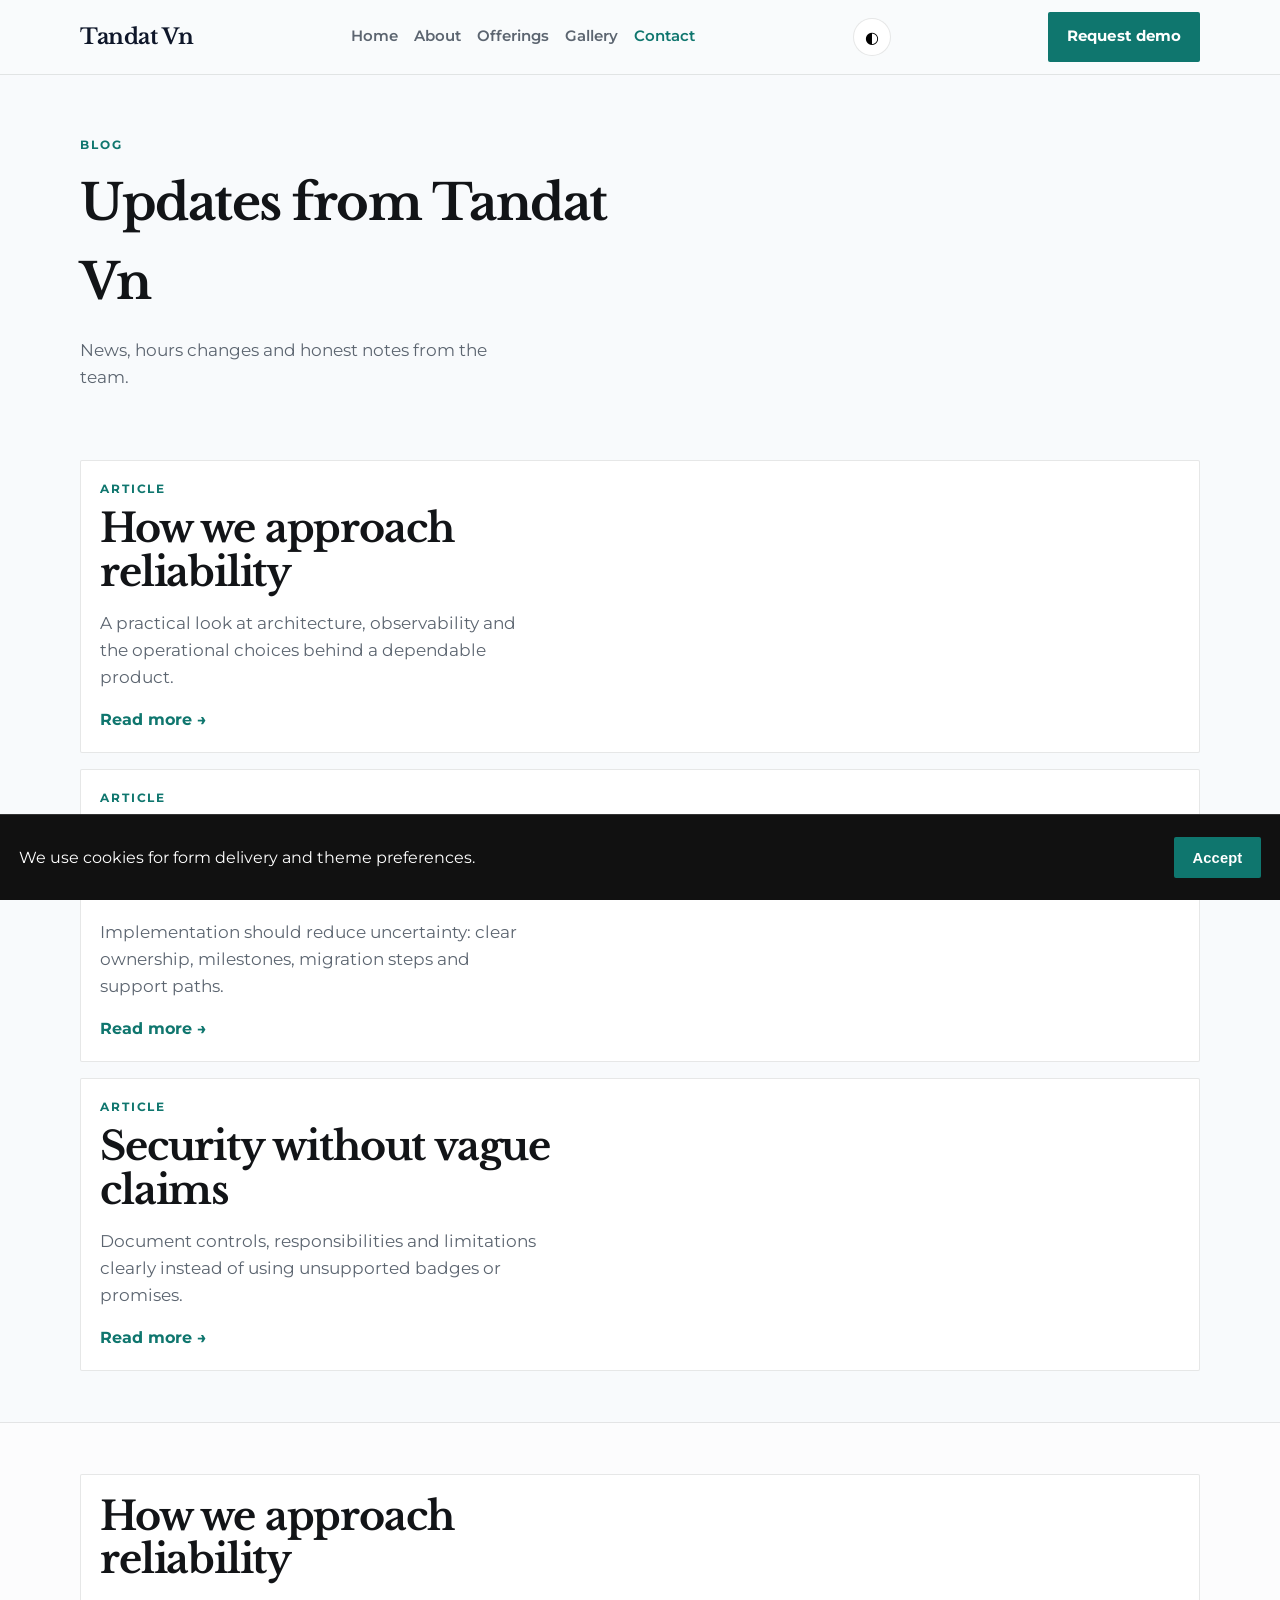
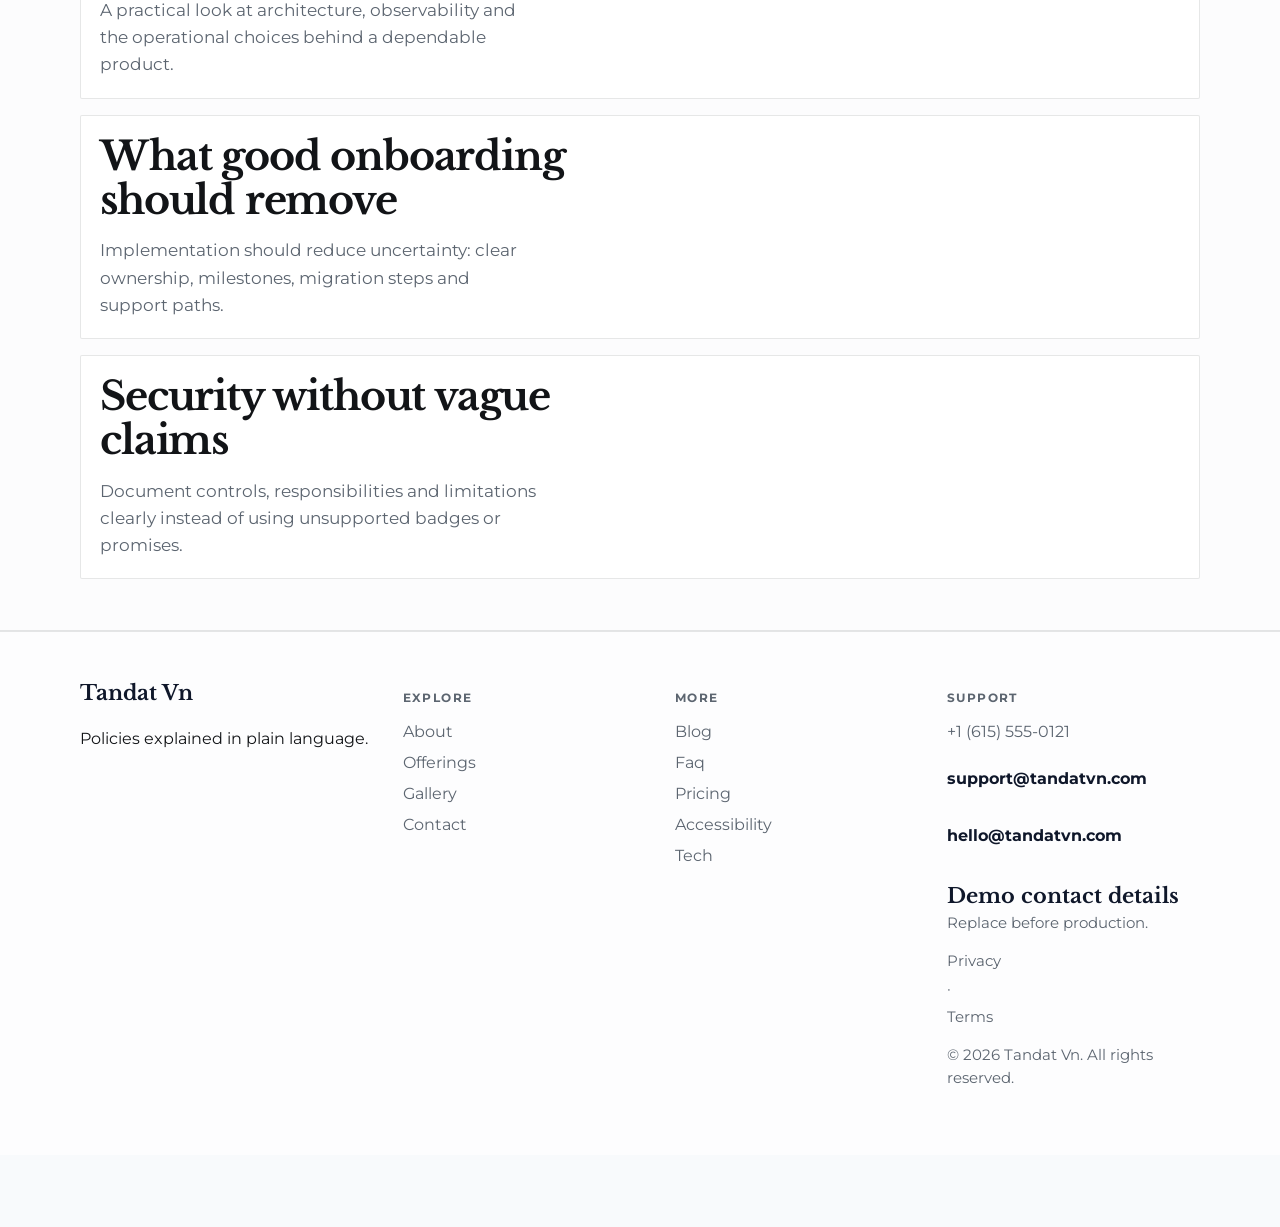
<file: blog.html>
<!DOCTYPE html>
<html lang="en">
<head>
  <meta charset="UTF-8" />
  <meta name="viewport" content="width=device-width, initial-scale=1" />
  <title>Blog | Tandat Vn</title>
  <meta name="description" content="News from Tandat Vn" />
  <meta property="og:title" content="Blog | Tandat Vn" />
  <meta property="og:description" content="News from Tandat Vn" />
  <meta property="og:type" content="website" />
  <meta name="twitter:card" content="summary_large_image" />
  <meta name="twitter:title" content="Blog | Tandat Vn" />
  <meta name="twitter:description" content="News from Tandat Vn" />
  <meta property="og:image" content="assets/img-1.jpg" />
  <meta name="twitter:image" content="assets/img-1.jpg" />
  <meta property="og:url" content="https://tandat-vn.github.io" />
  <script type="application/ld+json">{"@context": "https://schema.org", "@type": "LocalBusiness", "name": "Tandat Vn", "description": "Policies explained in plain language.", "url": "https://tandat-vn.github.io", "image": "assets/img-1.jpg"}</script>
<script type="application/ld+json">{"@context": "https://schema.org", "@type": "FAQPage", "mainEntity": [{"@type": "Question", "name": "Where are you?", "acceptedAnswer": {"@type": "Answer", "text": "501 Broadway, Nashville, TN. See the map on Visit."}}, {"@type": "Question", "name": "How do I reach support?", "acceptedAnswer": {"@type": "Answer", "text": "Use the Contact form or email support@tandatvn.com. We reply during open hours."}}, {"@type": "Question", "name": "How do I book?", "acceptedAnswer": {"@type": "Answer", "text": "Send a message on Contact, email bookings@tandatvn.com, or call +1 (615) 555-0121."}}, {"@type": "Question", "name": "Are prices current?", "acceptedAnswer": {"@type": "Answer", "text": "Listed prices are current and may shift with seasons — we update this site when they do."}}, {"@type": "Question", "name": "Do you take groups?", "acceptedAnswer": {"@type": "Answer", "text": "Yes for many bookings — tell us the size and date and we'll confirm what Tandat Vn can host."}}, {"@type": "Question", "name": "What should I bring?", "acceptedAnswer": {"@type": "Answer", "text": "Just yourself (and any notes on allergies, sizes, or preferences). We'll handle the rest."}}, {"@type": "Question", "name": "How do I join the team?", "acceptedAnswer": {"@type": "Answer", "text": "Open roles are listed on Careers — we reply to every application."}}, {"@type": "Question", "name": "Is the space accessible?", "acceptedAnswer": {"@type": "Answer", "text": "See our Accessibility page for entrance, seating and restroom notes."}}, {"@type": "Question", "name": "Can I book for someone else?", "acceptedAnswer": {"@type": "Answer", "text": "Yes — include their name and preferences in the contact form."}}, {"@type": "Question", "name": "Where can I read updates?", "acceptedAnswer": {"@type": "Answer", "text": "Blog and Journal pages publish changes before social media."}}]}</script>
<script type="application/ld+json">{"@context": "https://schema.org", "@type": "WebSite", "name": "Tandat Vn", "url": "https://tandat-vn.github.io", "description": "Policies explained in plain language."}</script>
  <link rel="alternate" hreflang="en" href="index.html" />
  <link rel="alternate" hreflang="x-default" href="index.html" />
  <meta name="theme-color" content="#111111" />
  <link rel="preconnect" href="https://fonts.googleapis.com" />
  <link rel="preconnect" href="https://fonts.gstatic.com" crossorigin />
  <link href="https://fonts.googleapis.com/css2?family=Libre+Baskerville:wght@700&family=Montserrat:wght@400;500;600;700&display=swap" rel="stylesheet" />
  <link rel="stylesheet" href="styles.css" />
  <link rel="icon" href="favicon.svg" type="image/svg+xml" />
</head>
<body>

  <header class="top">
    <div class="shell bar">
      <a class="logo" href="index.html">Tandat Vn</a>
      <button class="nav-toggle" type="button" aria-label="Open menu" data-nav-toggle>
        <span></span><span></span><span></span>
      </button>
      <nav data-nav><a href="index.html">Home</a><a href="about.html">About</a><a href="offerings.html">Offerings</a><a href="gallery.html">Gallery</a><a href="contact.html" class="on">Contact</a></nav>
      <button type="button" class="theme-toggle" data-theme-toggle aria-label="Toggle dark mode">◐</button>
      <a class="cta" href="contact.html" data-open-book>Request demo</a>
    </div>
  </header>  <main class="page">
    <section class="page-hero"><div class="shell">
      <p class="eyebrow">Blog</p>
      <h1>Updates from Tandat Vn</h1>
      <p class="lead">News, hours changes and honest notes from the team.</p>
    </div></section>
    <section class="block"><div class="shell journal-stack"><article class="journal-entry reveal">
      <p class="eyebrow">Article</p>
      <h2><a href="#post-0">How we approach reliability</a></h2>
      <p class="lead">A practical look at architecture, observability and the operational choices behind a dependable product.</p>
      <a class="textlink" href="#post-0">Read more →</a>
    </article><article class="journal-entry reveal">
      <p class="eyebrow">Article</p>
      <h2><a href="#post-1">What good onboarding should remove</a></h2>
      <p class="lead">Implementation should reduce uncertainty: clear ownership, milestones, migration steps and support paths.</p>
      <a class="textlink" href="#post-1">Read more →</a>
    </article><article class="journal-entry reveal">
      <p class="eyebrow">Article</p>
      <h2><a href="#post-2">Security without vague claims</a></h2>
      <p class="lead">Document controls, responsibilities and limitations clearly instead of using unsupported badges or promises.</p>
      <a class="textlink" href="#post-2">Read more →</a>
    </article></div></section>
    <section class="block tint"><div class="shell journal-stack"><article id="post-0" class="journal-entry reveal">
      <h2>How we approach reliability</h2>
      <p class="lead">A practical look at architecture, observability and the operational choices behind a dependable product.</p>
    </article><article id="post-1" class="journal-entry reveal">
      <h2>What good onboarding should remove</h2>
      <p class="lead">Implementation should reduce uncertainty: clear ownership, milestones, migration steps and support paths.</p>
    </article><article id="post-2" class="journal-entry reveal">
      <h2>Security without vague claims</h2>
      <p class="lead">Document controls, responsibilities and limitations clearly instead of using unsupported badges or promises.</p>
    </article></div></section>
  </main>
  <footer class="foot">
    <div class="shell foot-grid">
      <div>
        <strong>Tandat Vn</strong>
        <p>Policies explained in plain language.</p>
        
      </div>
      <div>
        <p class="fh">Explore</p>
        <a href="about.html">About</a><a href="offerings.html">Offerings</a><a href="gallery.html">Gallery</a><a href="contact.html">Contact</a>
      </div>
      <div>
        <p class="fh">More</p>
        <a href="blog.html">Blog</a><a href="faq.html">Faq</a><a href="pricing.html">Pricing</a><a href="accessibility.html">Accessibility</a><a href="tech.html">Tech</a>
      </div>
      <div>
        <p class="fh">Support</p>
        <a href="tel:+16155550121">+1 (615) 555-0121</a>
        <p class="mail-plain">support@tandatvn.com</p>
        <p class="mail-plain">hello@tandatvn.com</p>
        
        <p class="foot-meta"><strong>Demo contact details</strong><br/>Replace before production.</p>
        <p class="foot-meta"><a href="privacy.html">Privacy</a> · <a href="terms.html">Terms</a></p>
        <p class="foot-meta">© 2026 Tandat Vn. All rights reserved.</p>
      </div>
    </div>
  </footer>
  <div class="cookie-bar" data-cookie-bar hidden>
    <p>We use cookies for form delivery and theme preferences.</p>
    <button type="button" class="btn solid" data-cookie-accept>Accept</button>
  </div>
  <div class="mobile-cta">
    <a href="tel:+16155550121">Call</a>
    <button type="button" data-open-book>Contact sales</button>
    
  </div>
  <div class="toast" data-toast hidden></div>

  <div class="modal" data-book-modal hidden>
    <div class="modal-card">
      <button class="modal-close" type="button" data-close-book aria-label="Close">×</button>
      <p class="eyebrow">Quick request</p>
      <h3>Contact Tandat Vn</h3>
      <p class="lead">Send the essentials and we will reply by email.</p>
      <form class="contact-form compact" data-quick-book data-support="support@tandatvn.com">
        <label>Name<input name="name" required placeholder="Your name" /></label>
        <label>Email<input type="email" name="email" required placeholder="you@email.com" /></label>
        <label>Timing<input name="when" required placeholder="Preferred date or timeline" /></label>
        <label>Notes<textarea name="message" rows="3" placeholder="Project, product, service or other details…"></textarea></label>
        <button class="btn solid" type="submit">Contact sales</button>
      </form>
    </div>
  </div>

  <div class="lightbox" data-lightbox hidden>
    <button class="modal-close" type="button" data-lightbox-close aria-label="Close">×</button>
    <img data-lightbox-img alt="" />
    <div class="lightbox-nav">
      <button type="button" data-lightbox-prev>‹</button>
      <button type="button" data-lightbox-next>›</button>
    </div>
  </div>
  <script src="site.js"></script>
</body></html>
</file>
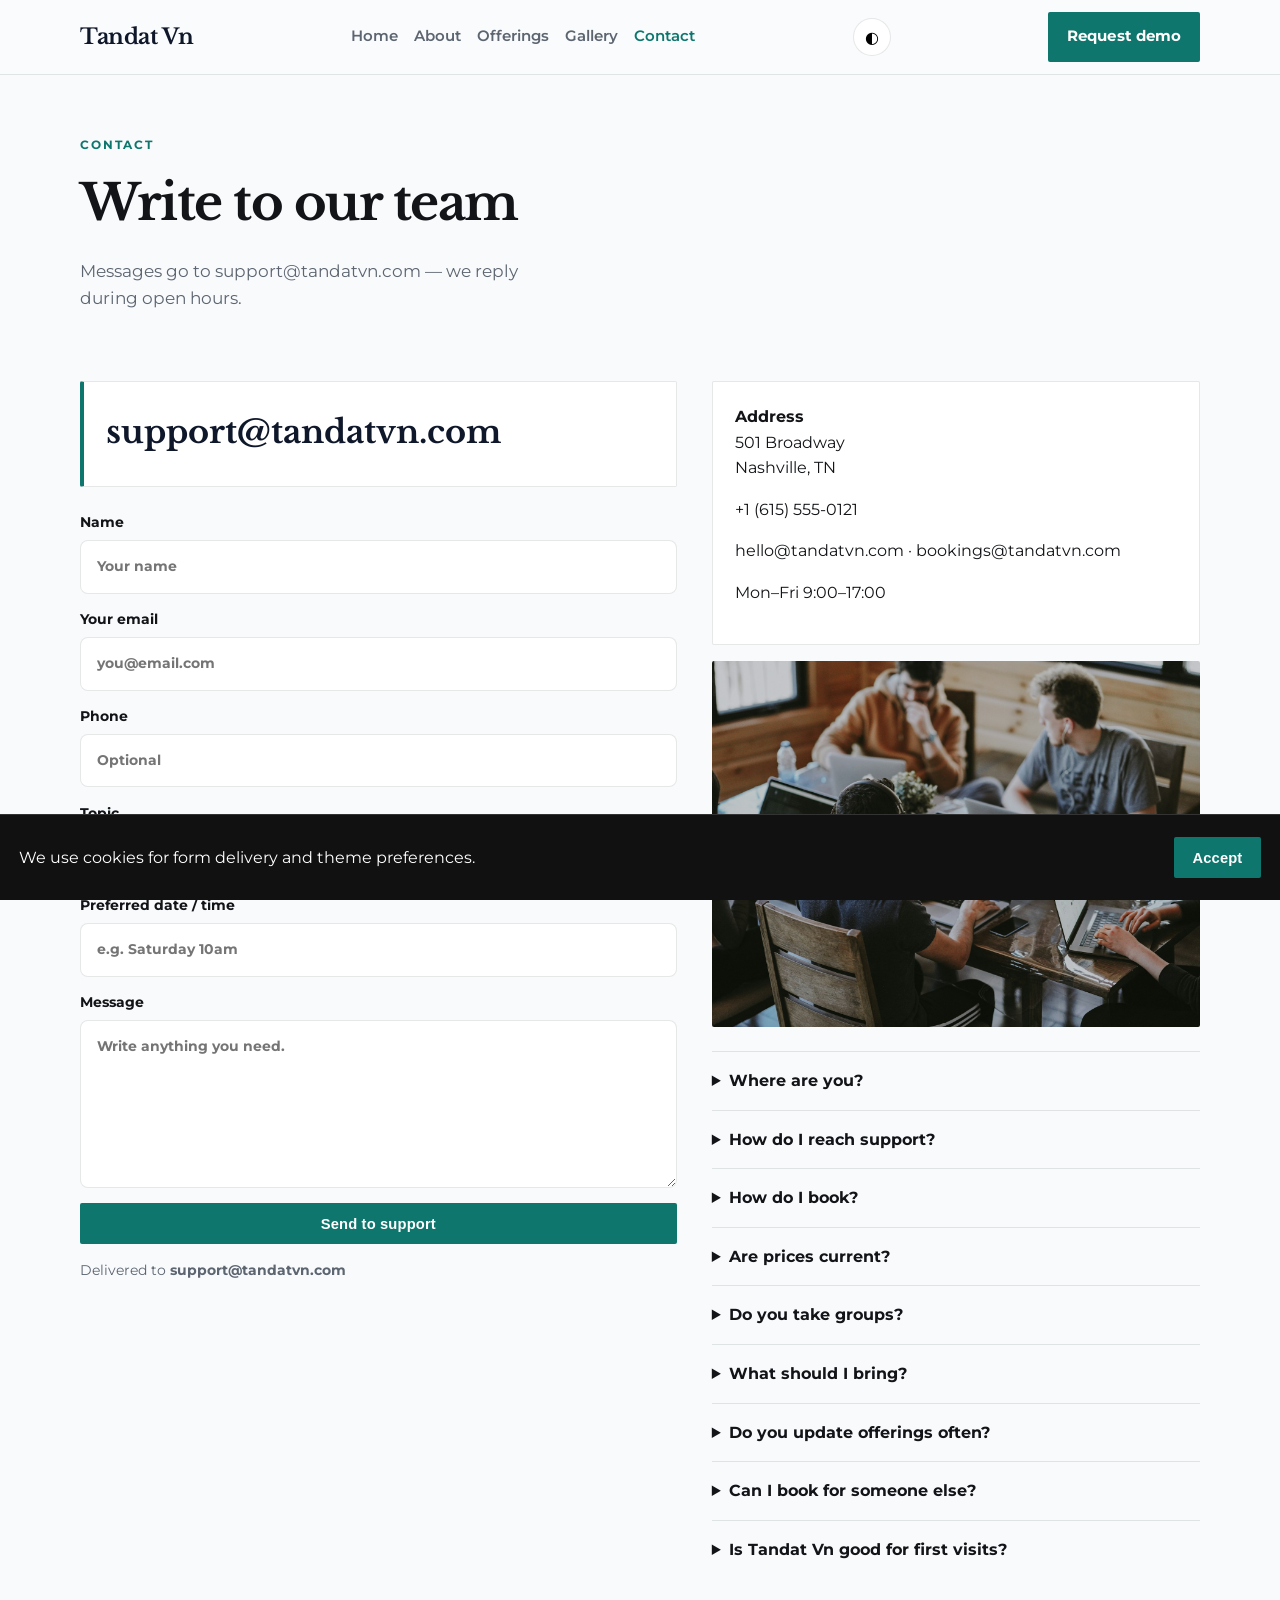
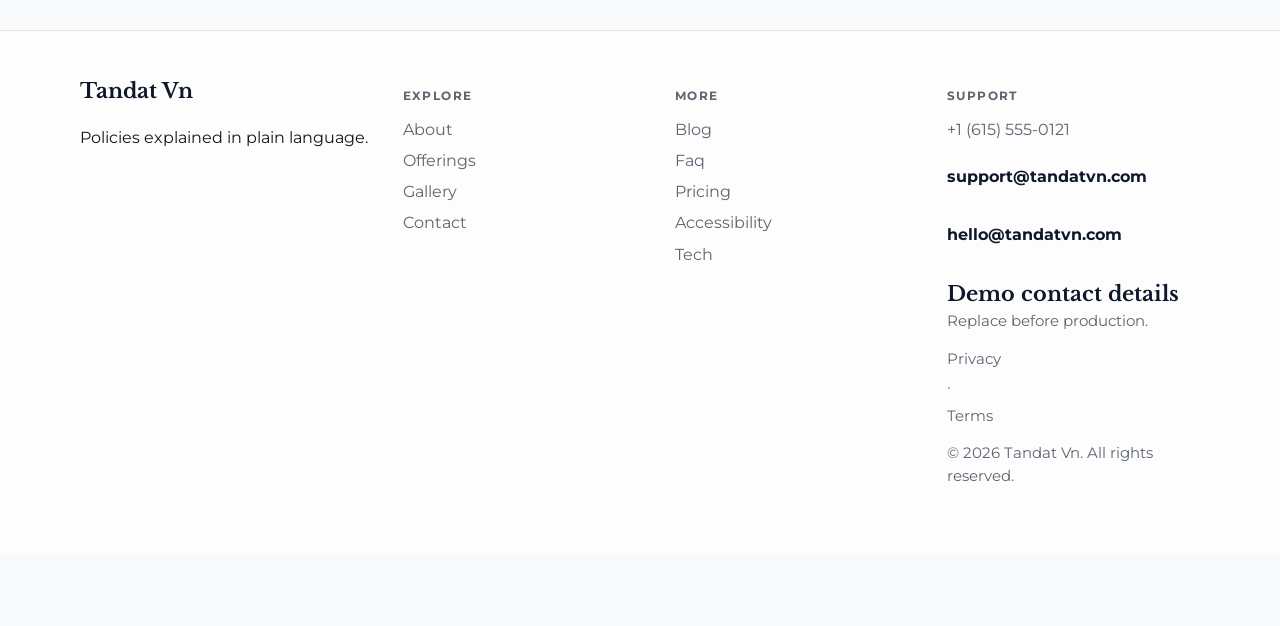
<file: contact.html>
<!DOCTYPE html>
<html lang="en">
<head>
  <meta charset="UTF-8" />
  <meta name="viewport" content="width=device-width, initial-scale=1" />
  <title>Contact | Tandat Vn</title>
  <meta name="description" content="Contact Tandat Vn" />
  <meta property="og:title" content="Contact | Tandat Vn" />
  <meta property="og:description" content="Contact Tandat Vn" />
  <meta property="og:type" content="website" />
  <meta name="twitter:card" content="summary_large_image" />
  <meta name="twitter:title" content="Contact | Tandat Vn" />
  <meta name="twitter:description" content="Contact Tandat Vn" />
  <meta property="og:image" content="assets/img-1.jpg" />
  <meta name="twitter:image" content="assets/img-1.jpg" />
  <meta property="og:url" content="https://tandat-vn.github.io" />
  <script type="application/ld+json">{"@context": "https://schema.org", "@type": "LocalBusiness", "name": "Tandat Vn", "description": "Policies explained in plain language.", "url": "https://tandat-vn.github.io", "image": "assets/img-1.jpg"}</script>
<script type="application/ld+json">{"@context": "https://schema.org", "@type": "FAQPage", "mainEntity": [{"@type": "Question", "name": "Where are you?", "acceptedAnswer": {"@type": "Answer", "text": "501 Broadway, Nashville, TN. See the map on Visit."}}, {"@type": "Question", "name": "How do I reach support?", "acceptedAnswer": {"@type": "Answer", "text": "Use the Contact form or email support@tandatvn.com. We reply during open hours."}}, {"@type": "Question", "name": "How do I book?", "acceptedAnswer": {"@type": "Answer", "text": "Send a message on Contact, email bookings@tandatvn.com, or call +1 (615) 555-0121."}}, {"@type": "Question", "name": "Are prices current?", "acceptedAnswer": {"@type": "Answer", "text": "Listed prices are current and may shift with seasons — we update this site when they do."}}, {"@type": "Question", "name": "Do you take groups?", "acceptedAnswer": {"@type": "Answer", "text": "Yes for many bookings — tell us the size and date and we'll confirm what Tandat Vn can host."}}, {"@type": "Question", "name": "What should I bring?", "acceptedAnswer": {"@type": "Answer", "text": "Just yourself (and any notes on allergies, sizes, or preferences). We'll handle the rest."}}, {"@type": "Question", "name": "How do I join the team?", "acceptedAnswer": {"@type": "Answer", "text": "Open roles are listed on Careers — we reply to every application."}}, {"@type": "Question", "name": "Is the space accessible?", "acceptedAnswer": {"@type": "Answer", "text": "See our Accessibility page for entrance, seating and restroom notes."}}, {"@type": "Question", "name": "Can I book for someone else?", "acceptedAnswer": {"@type": "Answer", "text": "Yes — include their name and preferences in the contact form."}}, {"@type": "Question", "name": "Where can I read updates?", "acceptedAnswer": {"@type": "Answer", "text": "Blog and Journal pages publish changes before social media."}}]}</script>
<script type="application/ld+json">{"@context": "https://schema.org", "@type": "WebSite", "name": "Tandat Vn", "url": "https://tandat-vn.github.io", "description": "Policies explained in plain language."}</script>
  <link rel="alternate" hreflang="en" href="index.html" />
  <link rel="alternate" hreflang="x-default" href="index.html" />
  <meta name="theme-color" content="#111111" />
  <link rel="preconnect" href="https://fonts.googleapis.com" />
  <link rel="preconnect" href="https://fonts.gstatic.com" crossorigin />
  <link href="https://fonts.googleapis.com/css2?family=Libre+Baskerville:wght@700&family=Montserrat:wght@400;500;600;700&display=swap" rel="stylesheet" />
  <link rel="stylesheet" href="styles.css" />
  <link rel="icon" href="favicon.svg" type="image/svg+xml" />
</head>
<body>

  <header class="top">
    <div class="shell bar">
      <a class="logo" href="index.html">Tandat Vn</a>
      <button class="nav-toggle" type="button" aria-label="Open menu" data-nav-toggle>
        <span></span><span></span><span></span>
      </button>
      <nav data-nav><a href="index.html">Home</a><a href="about.html">About</a><a href="offerings.html">Offerings</a><a href="gallery.html">Gallery</a><a href="contact.html" class="on">Contact</a></nav>
      <button type="button" class="theme-toggle" data-theme-toggle aria-label="Toggle dark mode">◐</button>
      <a class="cta" href="contact.html" data-open-book>Request demo</a>
    </div>
  </header>  <main class="page">
    <section class="page-hero"><div class="shell">
      <p class="eyebrow">Contact</p><h1>Write to our team</h1>
      <p class="lead">Messages go to support@tandatvn.com — we reply during open hours.</p>
    </div></section>
    <section class="block"><div class="shell contact-grid">
      <div><div class="support-banner"><p class="support-mail">support@tandatvn.com</p></div><form class="contact-form" data-contact data-support="support@tandatvn.com">
          <label>Name<input name="name" required placeholder="Your name" autocomplete="name" /></label>
          <label>Your email<input type="email" name="email" required placeholder="you@email.com" autocomplete="email" /></label>
          <label>Phone<input type="tel" name="phone" placeholder="Optional" autocomplete="tel" /></label>
          <label>Topic<select name="topic" required>
              <option value="Booking">Booking / reservation</option>
              <option value="Support">Support / question</option>
              <option value="Group">Group or event</option>
              <option value="Other">Something else</option>
            </select></label>
          <label>Preferred date / time<input name="when" placeholder="e.g. Saturday 10am" /></label>
          <label>Message<textarea name="message" rows="6" required placeholder="Write anything you need."></textarea></label>
          <button class="btn solid" type="submit">Send to support</button>
          <p class="form-note">Delivered to <strong>support@tandatvn.com</strong></p>
        </form>
      <div class="form-success" data-success hidden><h3>Message received</h3><button type="button" class="btn quiet" data-again>Send another</button></div></div>
      <div><div class="card stack-card">
      <p><strong>Address</strong><br/>501 Broadway<br/>Nashville, TN</p>
      <p><a href="tel:+16155550121">+1 (615) 555-0121</a></p>
      <p>hello@tandatvn.com · bookings@tandatvn.com</p><p>Mon–Fri 9:00–17:00</p></div>
      <img class="solo" src="assets/img-7.jpg" alt="contact" style="margin-top:1rem" />
      <div class="faq" style="margin-top:1.5rem"><details><summary>Where are you?</summary><p>501 Broadway, Nashville, TN. See the map on Visit.</p></details>
<details><summary>How do I reach support?</summary><p>Use the Contact form or email support@tandatvn.com. We reply during open hours.</p></details>
<details><summary>How do I book?</summary><p>Send a message on Contact, email bookings@tandatvn.com, or call +1 (615) 555-0121.</p></details>
<details><summary>Are prices current?</summary><p>Listed prices are current and may shift with seasons — we update this site when they do.</p></details>
<details><summary>Do you take groups?</summary><p>Yes for many bookings — tell us the size and date and we'll confirm what Tandat Vn can host.</p></details>
<details><summary>What should I bring?</summary><p>Just yourself (and any notes on allergies, sizes, or preferences). We'll handle the rest.</p></details>
<details><summary>Do you update offerings often?</summary><p>Yes — seasonal shifts are posted here first.</p></details>
<details><summary>Can I book for someone else?</summary><p>Yes — include their name and preferences in the Contact form or email support@tandatvn.com.</p></details>
<details><summary>Is Tandat Vn good for first visits?</summary><p>Absolutely — tell us it's your first time and we'll recommend a starting point.</p></details></div></div>
    </div></section>
  </main>
  <footer class="foot">
    <div class="shell foot-grid">
      <div>
        <strong>Tandat Vn</strong>
        <p>Policies explained in plain language.</p>
        
      </div>
      <div>
        <p class="fh">Explore</p>
        <a href="about.html">About</a><a href="offerings.html">Offerings</a><a href="gallery.html">Gallery</a><a href="contact.html">Contact</a>
      </div>
      <div>
        <p class="fh">More</p>
        <a href="blog.html">Blog</a><a href="faq.html">Faq</a><a href="pricing.html">Pricing</a><a href="accessibility.html">Accessibility</a><a href="tech.html">Tech</a>
      </div>
      <div>
        <p class="fh">Support</p>
        <a href="tel:+16155550121">+1 (615) 555-0121</a>
        <p class="mail-plain">support@tandatvn.com</p>
        <p class="mail-plain">hello@tandatvn.com</p>
        
        <p class="foot-meta"><strong>Demo contact details</strong><br/>Replace before production.</p>
        <p class="foot-meta"><a href="privacy.html">Privacy</a> · <a href="terms.html">Terms</a></p>
        <p class="foot-meta">© 2026 Tandat Vn. All rights reserved.</p>
      </div>
    </div>
  </footer>
  <div class="cookie-bar" data-cookie-bar hidden>
    <p>We use cookies for form delivery and theme preferences.</p>
    <button type="button" class="btn solid" data-cookie-accept>Accept</button>
  </div>
  <div class="mobile-cta">
    <a href="tel:+16155550121">Call</a>
    <button type="button" data-open-book>Contact sales</button>
    
  </div>
  <div class="toast" data-toast hidden></div>

  <div class="modal" data-book-modal hidden>
    <div class="modal-card">
      <button class="modal-close" type="button" data-close-book aria-label="Close">×</button>
      <p class="eyebrow">Quick request</p>
      <h3>Contact Tandat Vn</h3>
      <p class="lead">Send the essentials and we will reply by email.</p>
      <form class="contact-form compact" data-quick-book data-support="support@tandatvn.com">
        <label>Name<input name="name" required placeholder="Your name" /></label>
        <label>Email<input type="email" name="email" required placeholder="you@email.com" /></label>
        <label>Timing<input name="when" required placeholder="Preferred date or timeline" /></label>
        <label>Notes<textarea name="message" rows="3" placeholder="Project, product, service or other details…"></textarea></label>
        <button class="btn solid" type="submit">Contact sales</button>
      </form>
    </div>
  </div>

  <div class="lightbox" data-lightbox hidden>
    <button class="modal-close" type="button" data-lightbox-close aria-label="Close">×</button>
    <img data-lightbox-img alt="" />
    <div class="lightbox-nav">
      <button type="button" data-lightbox-prev>‹</button>
      <button type="button" data-lightbox-next>›</button>
    </div>
  </div>
  <script src="site.js"></script>
</body></html>
</file>
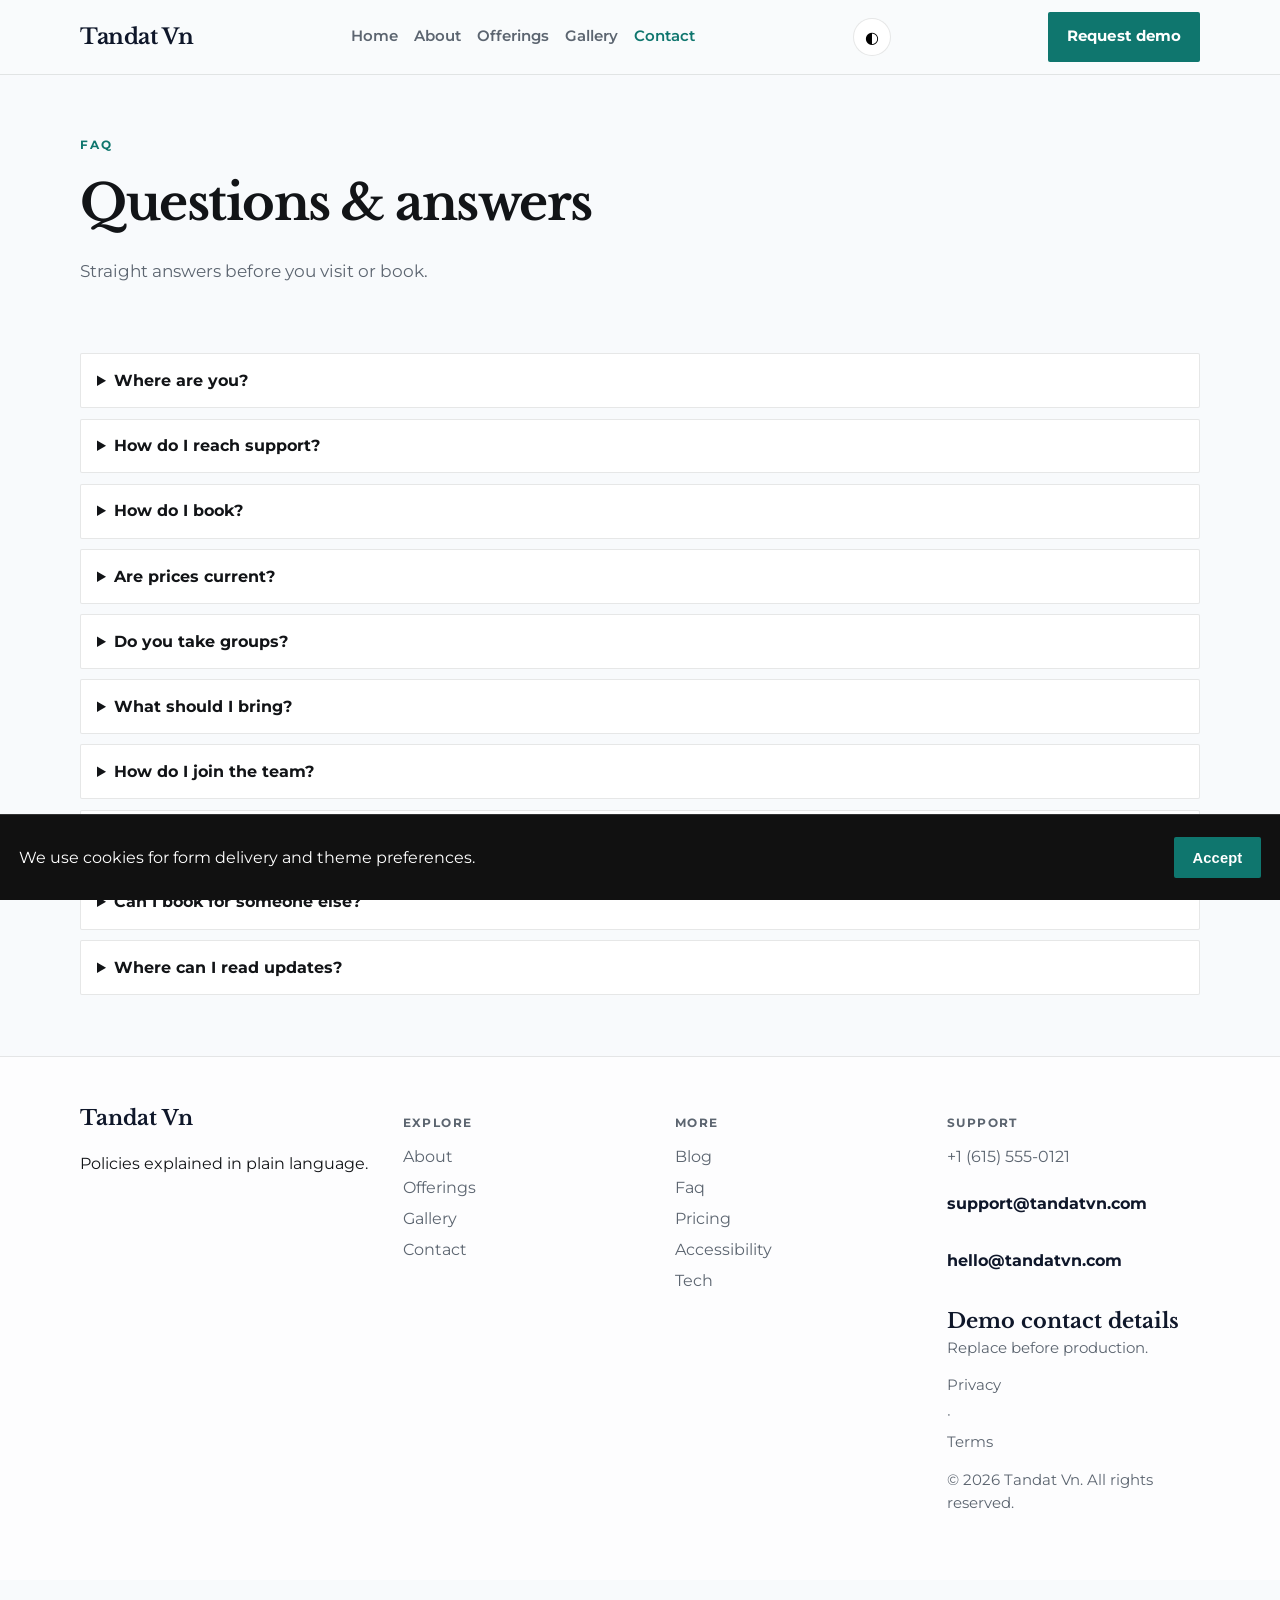
<file: faq.html>
<!DOCTYPE html>
<html lang="en">
<head>
  <meta charset="UTF-8" />
  <meta name="viewport" content="width=device-width, initial-scale=1" />
  <title>FAQ | Tandat Vn</title>
  <meta name="description" content="Frequently asked questions" />
  <meta property="og:title" content="FAQ | Tandat Vn" />
  <meta property="og:description" content="Frequently asked questions" />
  <meta property="og:type" content="website" />
  <meta name="twitter:card" content="summary_large_image" />
  <meta name="twitter:title" content="FAQ | Tandat Vn" />
  <meta name="twitter:description" content="Frequently asked questions" />
  <meta property="og:image" content="assets/img-1.jpg" />
  <meta name="twitter:image" content="assets/img-1.jpg" />
  <meta property="og:url" content="https://tandat-vn.github.io" />
  <script type="application/ld+json">{"@context": "https://schema.org", "@type": "LocalBusiness", "name": "Tandat Vn", "description": "Policies explained in plain language.", "url": "https://tandat-vn.github.io", "image": "assets/img-1.jpg"}</script>
<script type="application/ld+json">{"@context": "https://schema.org", "@type": "FAQPage", "mainEntity": [{"@type": "Question", "name": "Where are you?", "acceptedAnswer": {"@type": "Answer", "text": "501 Broadway, Nashville, TN. See the map on Visit."}}, {"@type": "Question", "name": "How do I reach support?", "acceptedAnswer": {"@type": "Answer", "text": "Use the Contact form or email support@tandatvn.com. We reply during open hours."}}, {"@type": "Question", "name": "How do I book?", "acceptedAnswer": {"@type": "Answer", "text": "Send a message on Contact, email bookings@tandatvn.com, or call +1 (615) 555-0121."}}, {"@type": "Question", "name": "Are prices current?", "acceptedAnswer": {"@type": "Answer", "text": "Listed prices are current and may shift with seasons — we update this site when they do."}}, {"@type": "Question", "name": "Do you take groups?", "acceptedAnswer": {"@type": "Answer", "text": "Yes for many bookings — tell us the size and date and we'll confirm what Tandat Vn can host."}}, {"@type": "Question", "name": "What should I bring?", "acceptedAnswer": {"@type": "Answer", "text": "Just yourself (and any notes on allergies, sizes, or preferences). We'll handle the rest."}}, {"@type": "Question", "name": "How do I join the team?", "acceptedAnswer": {"@type": "Answer", "text": "Open roles are listed on Careers — we reply to every application."}}, {"@type": "Question", "name": "Is the space accessible?", "acceptedAnswer": {"@type": "Answer", "text": "See our Accessibility page for entrance, seating and restroom notes."}}, {"@type": "Question", "name": "Can I book for someone else?", "acceptedAnswer": {"@type": "Answer", "text": "Yes — include their name and preferences in the contact form."}}, {"@type": "Question", "name": "Where can I read updates?", "acceptedAnswer": {"@type": "Answer", "text": "Blog and Journal pages publish changes before social media."}}]}</script>
<script type="application/ld+json">{"@context": "https://schema.org", "@type": "WebSite", "name": "Tandat Vn", "url": "https://tandat-vn.github.io", "description": "Policies explained in plain language."}</script>
  <link rel="alternate" hreflang="en" href="index.html" />
  <link rel="alternate" hreflang="x-default" href="index.html" />
  <meta name="theme-color" content="#111111" />
  <link rel="preconnect" href="https://fonts.googleapis.com" />
  <link rel="preconnect" href="https://fonts.gstatic.com" crossorigin />
  <link href="https://fonts.googleapis.com/css2?family=Libre+Baskerville:wght@700&family=Montserrat:wght@400;500;600;700&display=swap" rel="stylesheet" />
  <link rel="stylesheet" href="styles.css" />
  <link rel="icon" href="favicon.svg" type="image/svg+xml" />
</head>
<body>

  <header class="top">
    <div class="shell bar">
      <a class="logo" href="index.html">Tandat Vn</a>
      <button class="nav-toggle" type="button" aria-label="Open menu" data-nav-toggle>
        <span></span><span></span><span></span>
      </button>
      <nav data-nav><a href="index.html">Home</a><a href="about.html">About</a><a href="offerings.html">Offerings</a><a href="gallery.html">Gallery</a><a href="contact.html" class="on">Contact</a></nav>
      <button type="button" class="theme-toggle" data-theme-toggle aria-label="Toggle dark mode">◐</button>
      <a class="cta" href="contact.html" data-open-book>Request demo</a>
    </div>
  </header>  <main class="page">
    <section class="page-hero"><div class="shell">
      <p class="eyebrow">FAQ</p>
      <h1>Questions &amp; answers</h1>
      <p class="lead">Straight answers before you visit or book.</p>
    </div></section>
    <section class="block"><div class="shell faq-page"><details class='faq-item reveal'><summary>Where are you?</summary><p>501 Broadway, Nashville, TN. See the map on Visit.</p></details><details class='faq-item reveal'><summary>How do I reach support?</summary><p>Use the Contact form or email support@tandatvn.com. We reply during open hours.</p></details><details class='faq-item reveal'><summary>How do I book?</summary><p>Send a message on Contact, email bookings@tandatvn.com, or call +1 (615) 555-0121.</p></details><details class='faq-item reveal'><summary>Are prices current?</summary><p>Listed prices are current and may shift with seasons — we update this site when they do.</p></details><details class='faq-item reveal'><summary>Do you take groups?</summary><p>Yes for many bookings — tell us the size and date and we&#x27;ll confirm what Tandat Vn can host.</p></details><details class='faq-item reveal'><summary>What should I bring?</summary><p>Just yourself (and any notes on allergies, sizes, or preferences). We&#x27;ll handle the rest.</p></details><details class='faq-item reveal'><summary>How do I join the team?</summary><p>Open roles are listed on Careers — we reply to every application.</p></details><details class='faq-item reveal'><summary>Is the space accessible?</summary><p>See our Accessibility page for entrance, seating and restroom notes.</p></details><details class='faq-item reveal'><summary>Can I book for someone else?</summary><p>Yes — include their name and preferences in the contact form.</p></details><details class='faq-item reveal'><summary>Where can I read updates?</summary><p>Blog and Journal pages publish changes before social media.</p></details></div></section>
  </main>
  <footer class="foot">
    <div class="shell foot-grid">
      <div>
        <strong>Tandat Vn</strong>
        <p>Policies explained in plain language.</p>
        
      </div>
      <div>
        <p class="fh">Explore</p>
        <a href="about.html">About</a><a href="offerings.html">Offerings</a><a href="gallery.html">Gallery</a><a href="contact.html">Contact</a>
      </div>
      <div>
        <p class="fh">More</p>
        <a href="blog.html">Blog</a><a href="faq.html">Faq</a><a href="pricing.html">Pricing</a><a href="accessibility.html">Accessibility</a><a href="tech.html">Tech</a>
      </div>
      <div>
        <p class="fh">Support</p>
        <a href="tel:+16155550121">+1 (615) 555-0121</a>
        <p class="mail-plain">support@tandatvn.com</p>
        <p class="mail-plain">hello@tandatvn.com</p>
        
        <p class="foot-meta"><strong>Demo contact details</strong><br/>Replace before production.</p>
        <p class="foot-meta"><a href="privacy.html">Privacy</a> · <a href="terms.html">Terms</a></p>
        <p class="foot-meta">© 2026 Tandat Vn. All rights reserved.</p>
      </div>
    </div>
  </footer>
  <div class="cookie-bar" data-cookie-bar hidden>
    <p>We use cookies for form delivery and theme preferences.</p>
    <button type="button" class="btn solid" data-cookie-accept>Accept</button>
  </div>
  <div class="mobile-cta">
    <a href="tel:+16155550121">Call</a>
    <button type="button" data-open-book>Contact sales</button>
    
  </div>
  <div class="toast" data-toast hidden></div>

  <div class="modal" data-book-modal hidden>
    <div class="modal-card">
      <button class="modal-close" type="button" data-close-book aria-label="Close">×</button>
      <p class="eyebrow">Quick request</p>
      <h3>Contact Tandat Vn</h3>
      <p class="lead">Send the essentials and we will reply by email.</p>
      <form class="contact-form compact" data-quick-book data-support="support@tandatvn.com">
        <label>Name<input name="name" required placeholder="Your name" /></label>
        <label>Email<input type="email" name="email" required placeholder="you@email.com" /></label>
        <label>Timing<input name="when" required placeholder="Preferred date or timeline" /></label>
        <label>Notes<textarea name="message" rows="3" placeholder="Project, product, service or other details…"></textarea></label>
        <button class="btn solid" type="submit">Contact sales</button>
      </form>
    </div>
  </div>

  <div class="lightbox" data-lightbox hidden>
    <button class="modal-close" type="button" data-lightbox-close aria-label="Close">×</button>
    <img data-lightbox-img alt="" />
    <div class="lightbox-nav">
      <button type="button" data-lightbox-prev>‹</button>
      <button type="button" data-lightbox-next>›</button>
    </div>
  </div>
  <script src="site.js"></script>
</body></html>
</file>
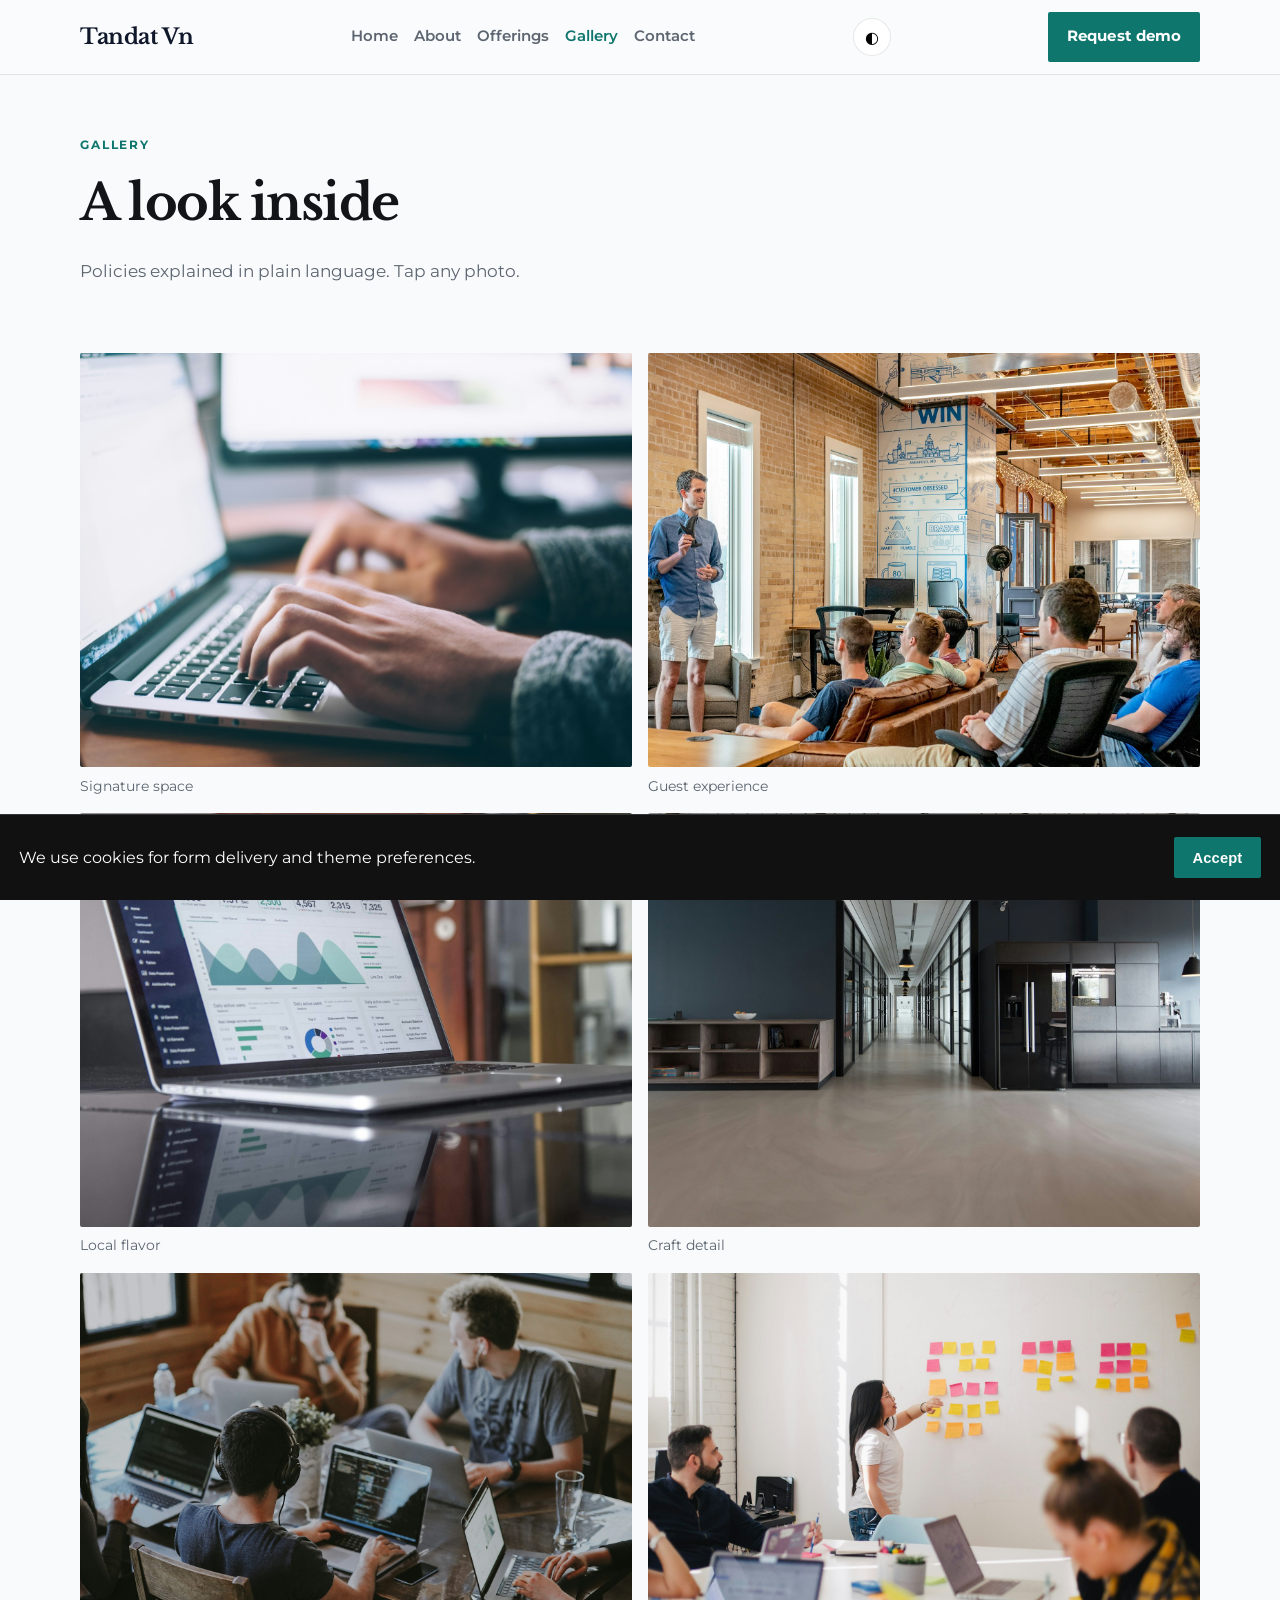
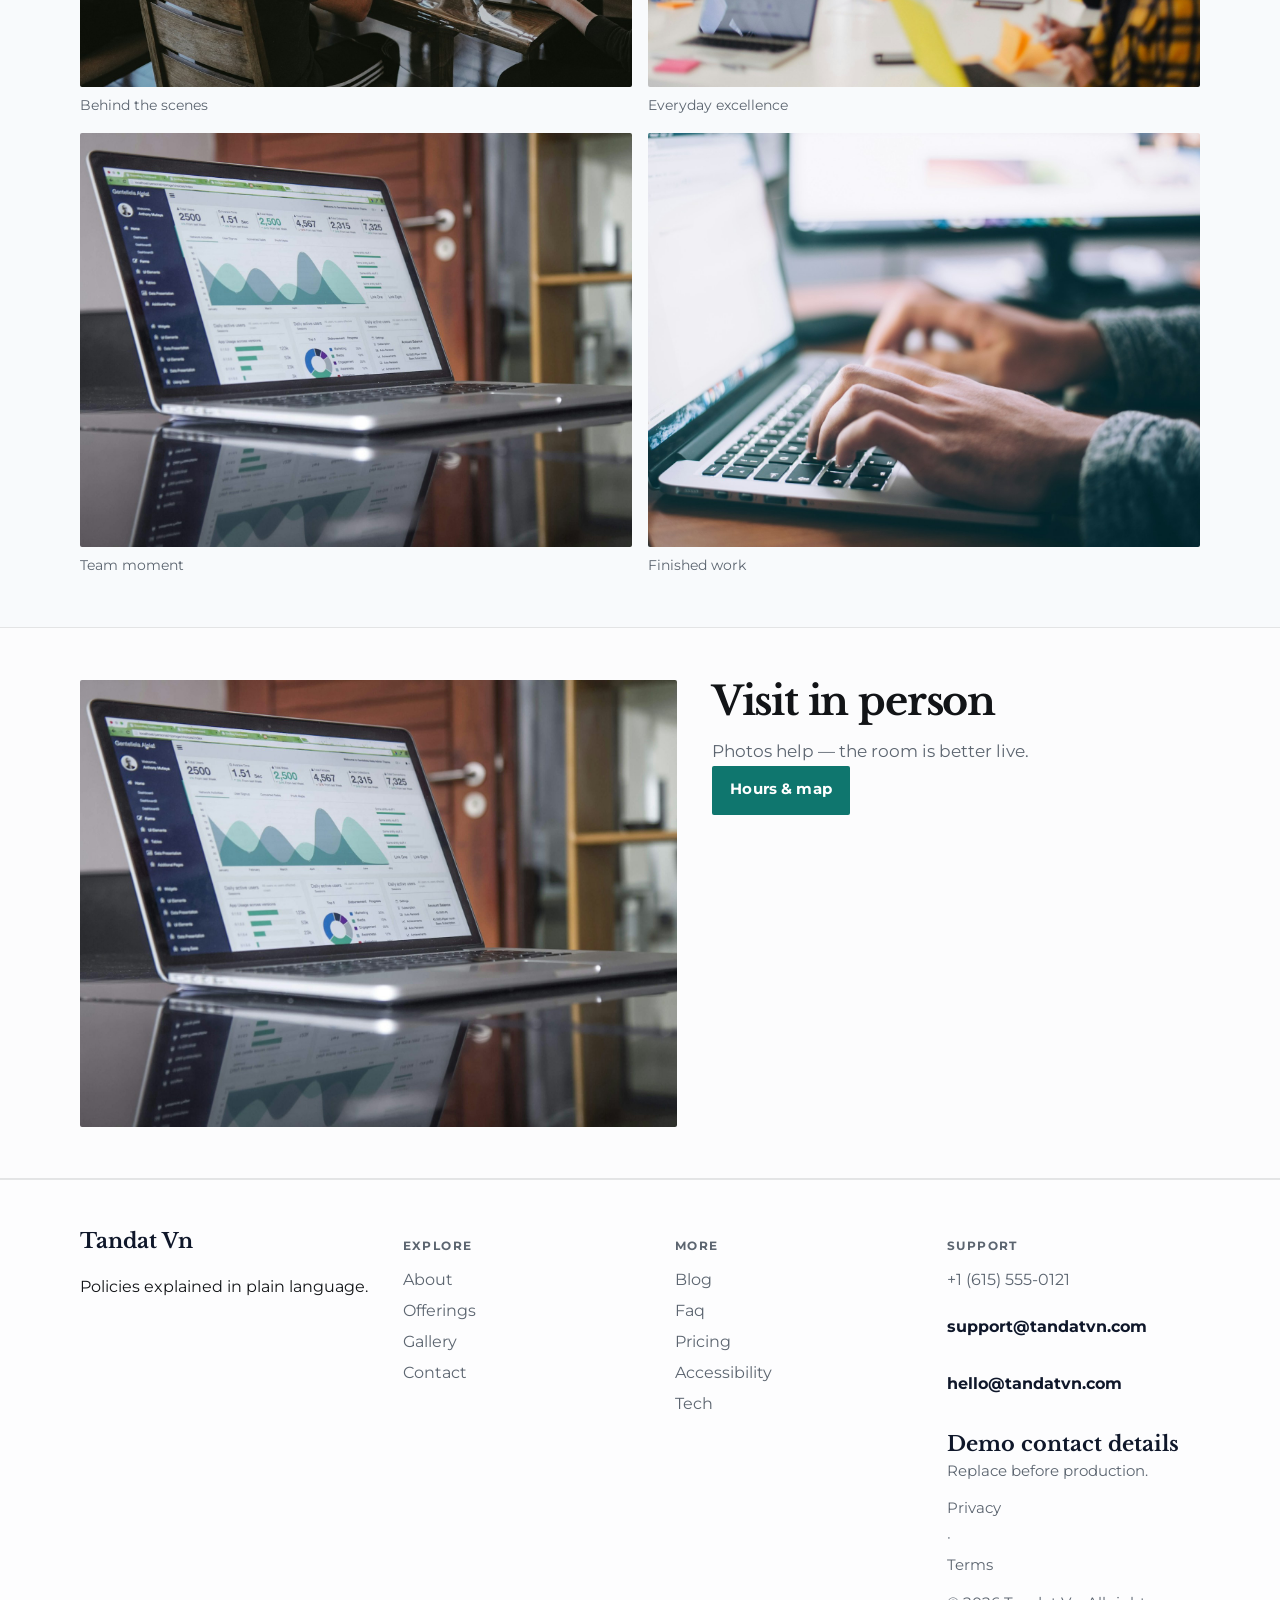
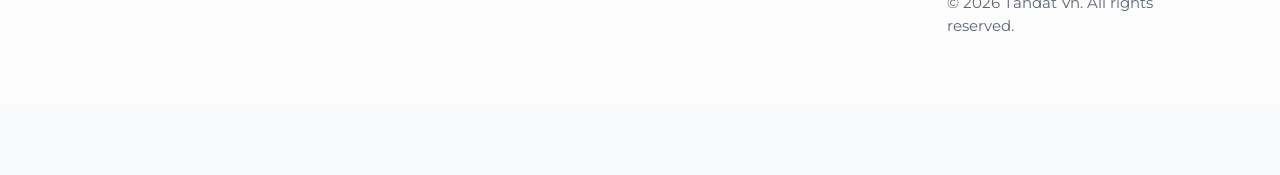
<file: gallery.html>
<!DOCTYPE html>
<html lang="en">
<head>
  <meta charset="UTF-8" />
  <meta name="viewport" content="width=device-width, initial-scale=1" />
  <title>Gallery | Tandat Vn</title>
  <meta name="description" content="Photos from Tandat Vn" />
  <meta property="og:title" content="Gallery | Tandat Vn" />
  <meta property="og:description" content="Photos from Tandat Vn" />
  <meta property="og:type" content="website" />
  <meta name="twitter:card" content="summary_large_image" />
  <meta name="twitter:title" content="Gallery | Tandat Vn" />
  <meta name="twitter:description" content="Photos from Tandat Vn" />
  <meta property="og:image" content="assets/img-1.jpg" />
  <meta name="twitter:image" content="assets/img-1.jpg" />
  <meta property="og:url" content="https://tandat-vn.github.io" />
  <script type="application/ld+json">{"@context": "https://schema.org", "@type": "LocalBusiness", "name": "Tandat Vn", "description": "Policies explained in plain language.", "url": "https://tandat-vn.github.io", "image": "assets/img-1.jpg"}</script>
<script type="application/ld+json">{"@context": "https://schema.org", "@type": "FAQPage", "mainEntity": [{"@type": "Question", "name": "Where are you?", "acceptedAnswer": {"@type": "Answer", "text": "501 Broadway, Nashville, TN. See the map on Visit."}}, {"@type": "Question", "name": "How do I reach support?", "acceptedAnswer": {"@type": "Answer", "text": "Use the Contact form or email support@tandatvn.com. We reply during open hours."}}, {"@type": "Question", "name": "How do I book?", "acceptedAnswer": {"@type": "Answer", "text": "Send a message on Contact, email bookings@tandatvn.com, or call +1 (615) 555-0121."}}, {"@type": "Question", "name": "Are prices current?", "acceptedAnswer": {"@type": "Answer", "text": "Listed prices are current and may shift with seasons — we update this site when they do."}}, {"@type": "Question", "name": "Do you take groups?", "acceptedAnswer": {"@type": "Answer", "text": "Yes for many bookings — tell us the size and date and we'll confirm what Tandat Vn can host."}}, {"@type": "Question", "name": "What should I bring?", "acceptedAnswer": {"@type": "Answer", "text": "Just yourself (and any notes on allergies, sizes, or preferences). We'll handle the rest."}}, {"@type": "Question", "name": "How do I join the team?", "acceptedAnswer": {"@type": "Answer", "text": "Open roles are listed on Careers — we reply to every application."}}, {"@type": "Question", "name": "Is the space accessible?", "acceptedAnswer": {"@type": "Answer", "text": "See our Accessibility page for entrance, seating and restroom notes."}}, {"@type": "Question", "name": "Can I book for someone else?", "acceptedAnswer": {"@type": "Answer", "text": "Yes — include their name and preferences in the contact form."}}, {"@type": "Question", "name": "Where can I read updates?", "acceptedAnswer": {"@type": "Answer", "text": "Blog and Journal pages publish changes before social media."}}]}</script>
<script type="application/ld+json">{"@context": "https://schema.org", "@type": "WebSite", "name": "Tandat Vn", "url": "https://tandat-vn.github.io", "description": "Policies explained in plain language."}</script>
  <link rel="alternate" hreflang="en" href="index.html" />
  <link rel="alternate" hreflang="x-default" href="index.html" />
  <meta name="theme-color" content="#111111" />
  <link rel="preconnect" href="https://fonts.googleapis.com" />
  <link rel="preconnect" href="https://fonts.gstatic.com" crossorigin />
  <link href="https://fonts.googleapis.com/css2?family=Libre+Baskerville:wght@700&family=Montserrat:wght@400;500;600;700&display=swap" rel="stylesheet" />
  <link rel="stylesheet" href="styles.css" />
  <link rel="icon" href="favicon.svg" type="image/svg+xml" />
</head>
<body>

  <header class="top">
    <div class="shell bar">
      <a class="logo" href="index.html">Tandat Vn</a>
      <button class="nav-toggle" type="button" aria-label="Open menu" data-nav-toggle>
        <span></span><span></span><span></span>
      </button>
      <nav data-nav><a href="index.html">Home</a><a href="about.html">About</a><a href="offerings.html">Offerings</a><a href="gallery.html" class="on">Gallery</a><a href="contact.html">Contact</a></nav>
      <button type="button" class="theme-toggle" data-theme-toggle aria-label="Toggle dark mode">◐</button>
      <a class="cta" href="contact.html" data-open-book>Request demo</a>
    </div>
  </header>  <main class="page">
    <section class="page-hero"><div class="shell">
      <p class="eyebrow">Gallery</p><h1>A look inside</h1><p class="lead">Policies explained in plain language. Tap any photo.</p>
    </div></section>
    <section class="block"><div class="shell gallery-rich" data-gallery-list="assets/img-3.jpg,assets/img-4.jpg,assets/img-5.jpg,assets/img-6.jpg,assets/img-7.jpg,assets/img-8.jpg,assets/img-9.jpg,assets/img-10.jpg"><figure><button type="button" class="gal-btn" data-gallery-open data-index="0"><img src="assets/img-3.jpg" alt="Signature space at Tandat Vn" loading="lazy" /></button><figcaption>Signature space</figcaption></figure>
<figure><button type="button" class="gal-btn" data-gallery-open data-index="1"><img src="assets/img-4.jpg" alt="Guest experience at Tandat Vn" loading="lazy" /></button><figcaption>Guest experience</figcaption></figure>
<figure><button type="button" class="gal-btn" data-gallery-open data-index="2"><img src="assets/img-5.jpg" alt="Local flavor at Tandat Vn" loading="lazy" /></button><figcaption>Local flavor</figcaption></figure>
<figure><button type="button" class="gal-btn" data-gallery-open data-index="3"><img src="assets/img-6.jpg" alt="Craft detail at Tandat Vn" loading="lazy" /></button><figcaption>Craft detail</figcaption></figure>
<figure><button type="button" class="gal-btn" data-gallery-open data-index="4"><img src="assets/img-7.jpg" alt="Behind the scenes at Tandat Vn" loading="lazy" /></button><figcaption>Behind the scenes</figcaption></figure>
<figure><button type="button" class="gal-btn" data-gallery-open data-index="5"><img src="assets/img-8.jpg" alt="Everyday excellence at Tandat Vn" loading="lazy" /></button><figcaption>Everyday excellence</figcaption></figure>
<figure><button type="button" class="gal-btn" data-gallery-open data-index="6"><img src="assets/img-9.jpg" alt="Team moment at Tandat Vn" loading="lazy" /></button><figcaption>Team moment</figcaption></figure>
<figure><button type="button" class="gal-btn" data-gallery-open data-index="7"><img src="assets/img-10.jpg" alt="Finished work at Tandat Vn" loading="lazy" /></button><figcaption>Finished work</figcaption></figure></div></section>
    <section class="block tint"><div class="shell split">
      <img class="solo" src="assets/img-9.jpg" alt="Tandat Vn" />
      <div><h2>Visit in person</h2><p class="lead">Photos help — the room is better live.</p>
      <a class="btn solid" href="contact.html">Hours &amp; map</a></div>
    </div></section>
  </main>
  <footer class="foot">
    <div class="shell foot-grid">
      <div>
        <strong>Tandat Vn</strong>
        <p>Policies explained in plain language.</p>
        
      </div>
      <div>
        <p class="fh">Explore</p>
        <a href="about.html">About</a><a href="offerings.html">Offerings</a><a href="gallery.html">Gallery</a><a href="contact.html">Contact</a>
      </div>
      <div>
        <p class="fh">More</p>
        <a href="blog.html">Blog</a><a href="faq.html">Faq</a><a href="pricing.html">Pricing</a><a href="accessibility.html">Accessibility</a><a href="tech.html">Tech</a>
      </div>
      <div>
        <p class="fh">Support</p>
        <a href="tel:+16155550121">+1 (615) 555-0121</a>
        <p class="mail-plain">support@tandatvn.com</p>
        <p class="mail-plain">hello@tandatvn.com</p>
        
        <p class="foot-meta"><strong>Demo contact details</strong><br/>Replace before production.</p>
        <p class="foot-meta"><a href="privacy.html">Privacy</a> · <a href="terms.html">Terms</a></p>
        <p class="foot-meta">© 2026 Tandat Vn. All rights reserved.</p>
      </div>
    </div>
  </footer>
  <div class="cookie-bar" data-cookie-bar hidden>
    <p>We use cookies for form delivery and theme preferences.</p>
    <button type="button" class="btn solid" data-cookie-accept>Accept</button>
  </div>
  <div class="mobile-cta">
    <a href="tel:+16155550121">Call</a>
    <button type="button" data-open-book>Contact sales</button>
    
  </div>
  <div class="toast" data-toast hidden></div>

  <div class="modal" data-book-modal hidden>
    <div class="modal-card">
      <button class="modal-close" type="button" data-close-book aria-label="Close">×</button>
      <p class="eyebrow">Quick request</p>
      <h3>Contact Tandat Vn</h3>
      <p class="lead">Send the essentials and we will reply by email.</p>
      <form class="contact-form compact" data-quick-book data-support="support@tandatvn.com">
        <label>Name<input name="name" required placeholder="Your name" /></label>
        <label>Email<input type="email" name="email" required placeholder="you@email.com" /></label>
        <label>Timing<input name="when" required placeholder="Preferred date or timeline" /></label>
        <label>Notes<textarea name="message" rows="3" placeholder="Project, product, service or other details…"></textarea></label>
        <button class="btn solid" type="submit">Contact sales</button>
      </form>
    </div>
  </div>

  <div class="lightbox" data-lightbox hidden>
    <button class="modal-close" type="button" data-lightbox-close aria-label="Close">×</button>
    <img data-lightbox-img alt="" />
    <div class="lightbox-nav">
      <button type="button" data-lightbox-prev>‹</button>
      <button type="button" data-lightbox-next>›</button>
    </div>
  </div>
  <script src="site.js"></script>
</body></html>
</file>
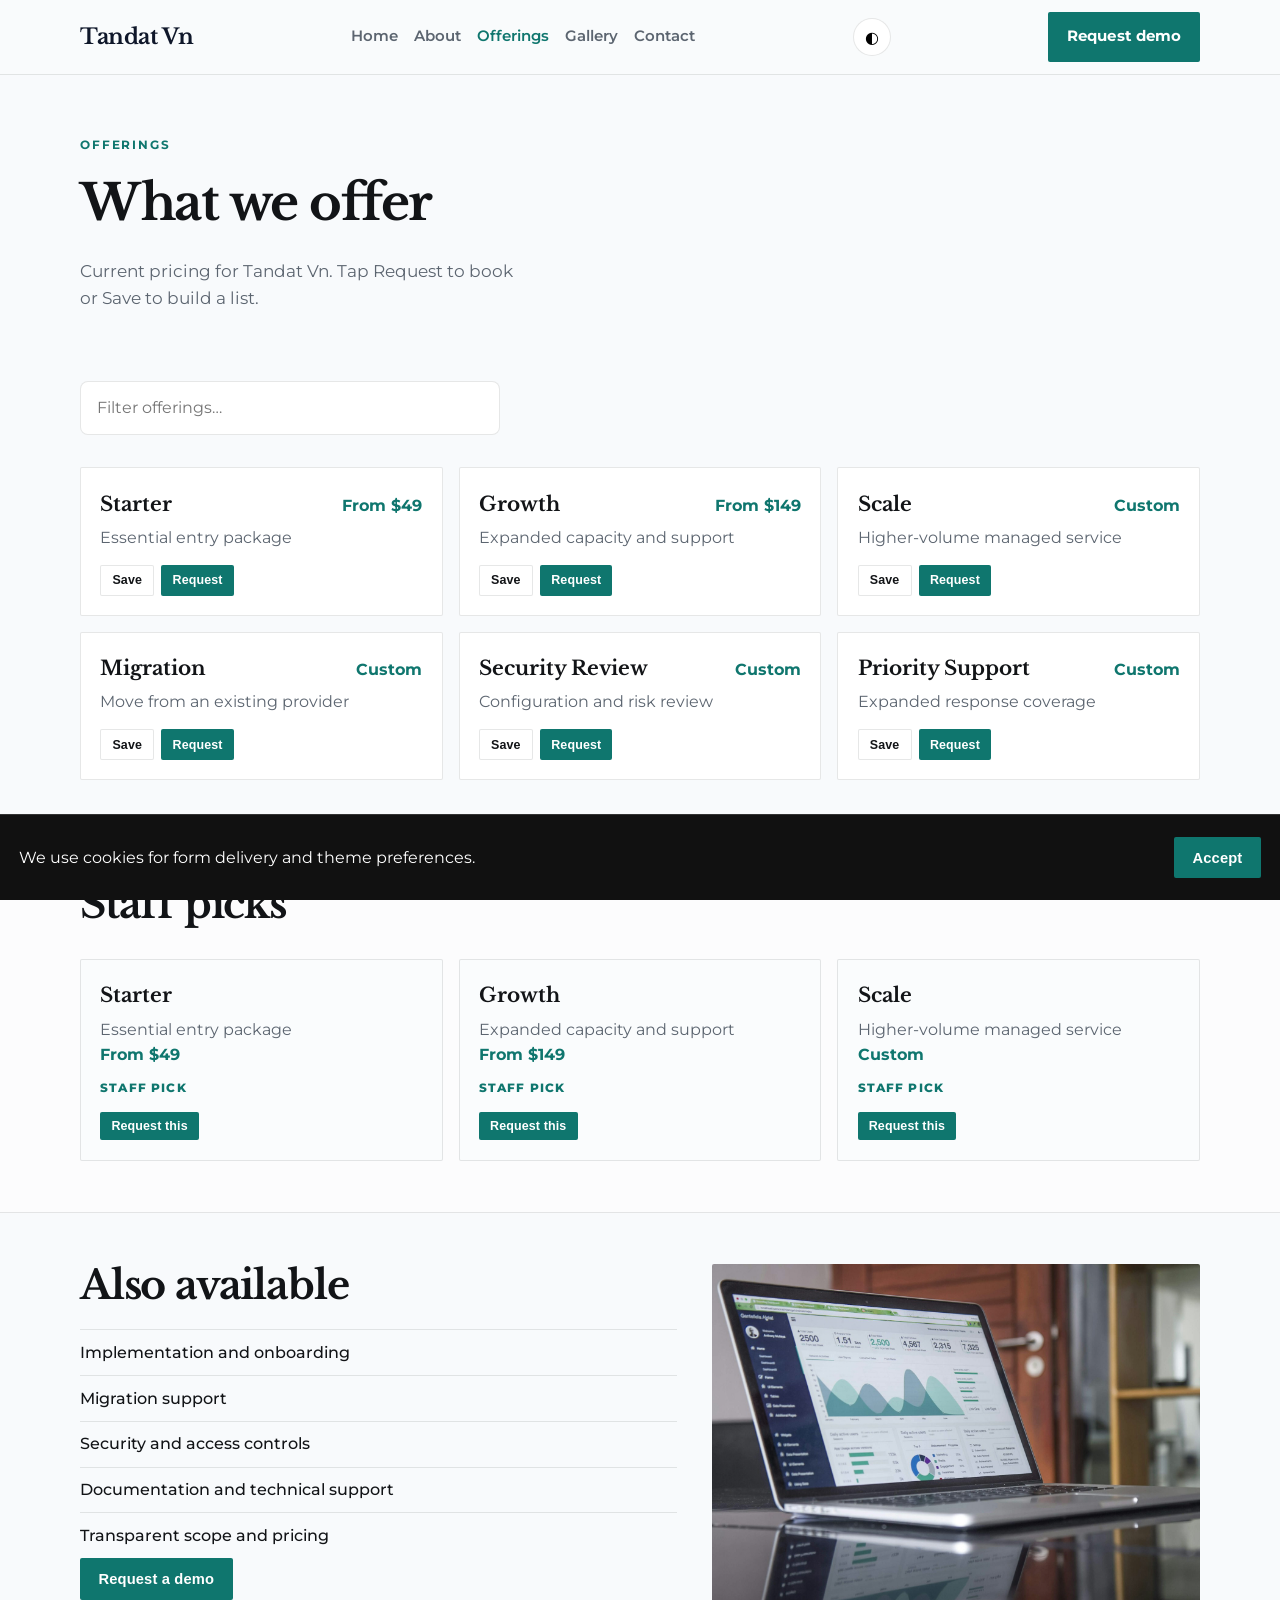
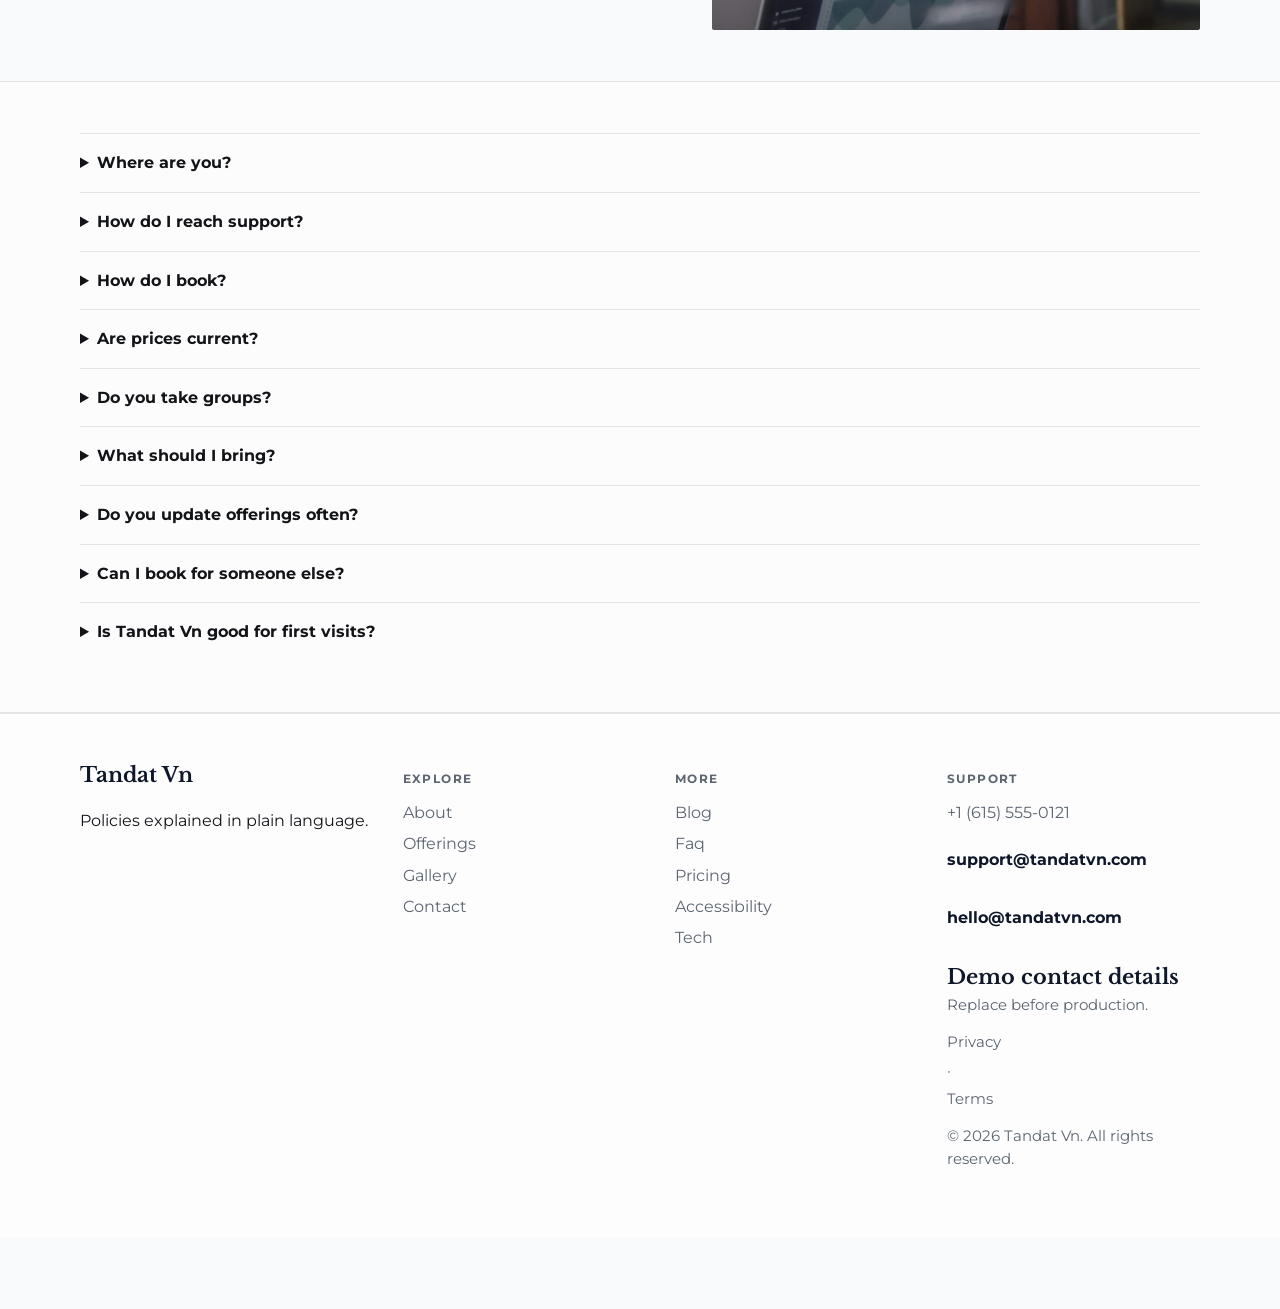
<file: offerings.html>
<!DOCTYPE html>
<html lang="en">
<head>
  <meta charset="UTF-8" />
  <meta name="viewport" content="width=device-width, initial-scale=1" />
  <title>Offerings | Tandat Vn</title>
  <meta name="description" content="Offerings — Tandat Vn" />
  <meta property="og:title" content="Offerings | Tandat Vn" />
  <meta property="og:description" content="Offerings — Tandat Vn" />
  <meta property="og:type" content="website" />
  <meta name="twitter:card" content="summary_large_image" />
  <meta name="twitter:title" content="Offerings | Tandat Vn" />
  <meta name="twitter:description" content="Offerings — Tandat Vn" />
  <meta property="og:image" content="assets/img-1.jpg" />
  <meta name="twitter:image" content="assets/img-1.jpg" />
  <meta property="og:url" content="https://tandat-vn.github.io" />
  <script type="application/ld+json">{"@context": "https://schema.org", "@type": "LocalBusiness", "name": "Tandat Vn", "description": "Policies explained in plain language.", "url": "https://tandat-vn.github.io", "image": "assets/img-1.jpg"}</script>
<script type="application/ld+json">{"@context": "https://schema.org", "@type": "FAQPage", "mainEntity": [{"@type": "Question", "name": "Where are you?", "acceptedAnswer": {"@type": "Answer", "text": "501 Broadway, Nashville, TN. See the map on Visit."}}, {"@type": "Question", "name": "How do I reach support?", "acceptedAnswer": {"@type": "Answer", "text": "Use the Contact form or email support@tandatvn.com. We reply during open hours."}}, {"@type": "Question", "name": "How do I book?", "acceptedAnswer": {"@type": "Answer", "text": "Send a message on Contact, email bookings@tandatvn.com, or call +1 (615) 555-0121."}}, {"@type": "Question", "name": "Are prices current?", "acceptedAnswer": {"@type": "Answer", "text": "Listed prices are current and may shift with seasons — we update this site when they do."}}, {"@type": "Question", "name": "Do you take groups?", "acceptedAnswer": {"@type": "Answer", "text": "Yes for many bookings — tell us the size and date and we'll confirm what Tandat Vn can host."}}, {"@type": "Question", "name": "What should I bring?", "acceptedAnswer": {"@type": "Answer", "text": "Just yourself (and any notes on allergies, sizes, or preferences). We'll handle the rest."}}, {"@type": "Question", "name": "How do I join the team?", "acceptedAnswer": {"@type": "Answer", "text": "Open roles are listed on Careers — we reply to every application."}}, {"@type": "Question", "name": "Is the space accessible?", "acceptedAnswer": {"@type": "Answer", "text": "See our Accessibility page for entrance, seating and restroom notes."}}, {"@type": "Question", "name": "Can I book for someone else?", "acceptedAnswer": {"@type": "Answer", "text": "Yes — include their name and preferences in the contact form."}}, {"@type": "Question", "name": "Where can I read updates?", "acceptedAnswer": {"@type": "Answer", "text": "Blog and Journal pages publish changes before social media."}}]}</script>
<script type="application/ld+json">{"@context": "https://schema.org", "@type": "WebSite", "name": "Tandat Vn", "url": "https://tandat-vn.github.io", "description": "Policies explained in plain language."}</script>
  <link rel="alternate" hreflang="en" href="index.html" />
  <link rel="alternate" hreflang="x-default" href="index.html" />
  <meta name="theme-color" content="#111111" />
  <link rel="preconnect" href="https://fonts.googleapis.com" />
  <link rel="preconnect" href="https://fonts.gstatic.com" crossorigin />
  <link href="https://fonts.googleapis.com/css2?family=Libre+Baskerville:wght@700&family=Montserrat:wght@400;500;600;700&display=swap" rel="stylesheet" />
  <link rel="stylesheet" href="styles.css" />
  <link rel="icon" href="favicon.svg" type="image/svg+xml" />
</head>
<body>

  <header class="top">
    <div class="shell bar">
      <a class="logo" href="index.html">Tandat Vn</a>
      <button class="nav-toggle" type="button" aria-label="Open menu" data-nav-toggle>
        <span></span><span></span><span></span>
      </button>
      <nav data-nav><a href="index.html">Home</a><a href="about.html">About</a><a href="offerings.html" class="on">Offerings</a><a href="gallery.html">Gallery</a><a href="contact.html">Contact</a></nav>
      <button type="button" class="theme-toggle" data-theme-toggle aria-label="Toggle dark mode">◐</button>
      <a class="cta" href="contact.html" data-open-book>Request demo</a>
    </div>
  </header>  <main class="page">
    <section class="page-hero"><div class="shell">
      <p class="eyebrow">Offerings</p>
      <h1>What we offer</h1>
      <p class="lead">Current pricing for Tandat Vn. Tap Request to book or Save to build a list.</p>
      <div class="saved-tray" data-saved-tray hidden><strong>Your list</strong><ul data-saved-list></ul>
      <button type="button" class="btn solid mini" data-open-book data-pref-from-list>Request saved</button>
      <button type="button" class="btn quiet mini" data-clear-saved>Clear</button></div>
    </div></section>
    <section class="block"><div class="shell"><div class="offer-tools"><input data-filter-offer type="search" placeholder="Filter offerings…" /></div>
    <div class="menu-grid"><article class="item" data-item="Starter">
          <div class="item-top"><h3>Starter</h3><span class="price">From $49</span></div>
          <p>Essential entry package</p>
          <div class="item-actions">
            <button type="button" class="btn quiet mini" data-save-item data-name="Starter">Save</button>
            <button type="button" class="btn solid mini" data-open-book data-pref="Starter">Request</button>
          </div>
        </article>
<article class="item" data-item="Growth">
          <div class="item-top"><h3>Growth</h3><span class="price">From $149</span></div>
          <p>Expanded capacity and support</p>
          <div class="item-actions">
            <button type="button" class="btn quiet mini" data-save-item data-name="Growth">Save</button>
            <button type="button" class="btn solid mini" data-open-book data-pref="Growth">Request</button>
          </div>
        </article>
<article class="item" data-item="Scale">
          <div class="item-top"><h3>Scale</h3><span class="price">Custom</span></div>
          <p>Higher-volume managed service</p>
          <div class="item-actions">
            <button type="button" class="btn quiet mini" data-save-item data-name="Scale">Save</button>
            <button type="button" class="btn solid mini" data-open-book data-pref="Scale">Request</button>
          </div>
        </article>
<article class="item" data-item="Migration">
          <div class="item-top"><h3>Migration</h3><span class="price">Custom</span></div>
          <p>Move from an existing provider</p>
          <div class="item-actions">
            <button type="button" class="btn quiet mini" data-save-item data-name="Migration">Save</button>
            <button type="button" class="btn solid mini" data-open-book data-pref="Migration">Request</button>
          </div>
        </article>
<article class="item" data-item="Security Review">
          <div class="item-top"><h3>Security Review</h3><span class="price">Custom</span></div>
          <p>Configuration and risk review</p>
          <div class="item-actions">
            <button type="button" class="btn quiet mini" data-save-item data-name="Security Review">Save</button>
            <button type="button" class="btn solid mini" data-open-book data-pref="Security Review">Request</button>
          </div>
        </article>
<article class="item" data-item="Priority Support">
          <div class="item-top"><h3>Priority Support</h3><span class="price">Custom</span></div>
          <p>Expanded response coverage</p>
          <div class="item-actions">
            <button type="button" class="btn quiet mini" data-save-item data-name="Priority Support">Save</button>
            <button type="button" class="btn solid mini" data-open-book data-pref="Priority Support">Request</button>
          </div>
        </article></div></div></section>
    <section class="block tint"><div class="shell"><h2>Staff picks</h2><div class="menu-grid"><article class="item soft" data-item="Starter">
          <h3>Starter</h3><p>Essential entry package</p><span class="price">From $49</span><p class="tag">Staff pick</p>
          <div class="item-actions">
            <button type="button" class="btn solid mini" data-open-book data-pref="Starter">Request this</button>
          </div>
        </article>
<article class="item soft" data-item="Growth">
          <h3>Growth</h3><p>Expanded capacity and support</p><span class="price">From $149</span><p class="tag">Staff pick</p>
          <div class="item-actions">
            <button type="button" class="btn solid mini" data-open-book data-pref="Growth">Request this</button>
          </div>
        </article>
<article class="item soft" data-item="Scale">
          <h3>Scale</h3><p>Higher-volume managed service</p><span class="price">Custom</span><p class="tag">Staff pick</p>
          <div class="item-actions">
            <button type="button" class="btn solid mini" data-open-book data-pref="Scale">Request this</button>
          </div>
        </article></div></div></section>
    <section class="block"><div class="shell split"><div><h2>Also available</h2><ul class="checks"><li>Implementation and onboarding</li>
<li>Migration support</li>
<li>Security and access controls</li>
<li>Documentation and technical support</li>
<li>Transparent scope and pricing</li></ul>
    <button type="button" class="btn solid" data-open-book>Request a demo</button></div>
    <img class="solo" src="assets/img-5.jpg" alt="offerings" /></div></section>
    <section class="block tint"><div class="shell"><div class="faq"><details><summary>Where are you?</summary><p>501 Broadway, Nashville, TN. See the map on Visit.</p></details>
<details><summary>How do I reach support?</summary><p>Use the Contact form or email support@tandatvn.com. We reply during open hours.</p></details>
<details><summary>How do I book?</summary><p>Send a message on Contact, email bookings@tandatvn.com, or call +1 (615) 555-0121.</p></details>
<details><summary>Are prices current?</summary><p>Listed prices are current and may shift with seasons — we update this site when they do.</p></details>
<details><summary>Do you take groups?</summary><p>Yes for many bookings — tell us the size and date and we'll confirm what Tandat Vn can host.</p></details>
<details><summary>What should I bring?</summary><p>Just yourself (and any notes on allergies, sizes, or preferences). We'll handle the rest.</p></details>
<details><summary>Do you update offerings often?</summary><p>Yes — seasonal shifts are posted here first.</p></details>
<details><summary>Can I book for someone else?</summary><p>Yes — include their name and preferences in the Contact form or email support@tandatvn.com.</p></details>
<details><summary>Is Tandat Vn good for first visits?</summary><p>Absolutely — tell us it's your first time and we'll recommend a starting point.</p></details></div></div></section>
  </main>
  <footer class="foot">
    <div class="shell foot-grid">
      <div>
        <strong>Tandat Vn</strong>
        <p>Policies explained in plain language.</p>
        
      </div>
      <div>
        <p class="fh">Explore</p>
        <a href="about.html">About</a><a href="offerings.html">Offerings</a><a href="gallery.html">Gallery</a><a href="contact.html">Contact</a>
      </div>
      <div>
        <p class="fh">More</p>
        <a href="blog.html">Blog</a><a href="faq.html">Faq</a><a href="pricing.html">Pricing</a><a href="accessibility.html">Accessibility</a><a href="tech.html">Tech</a>
      </div>
      <div>
        <p class="fh">Support</p>
        <a href="tel:+16155550121">+1 (615) 555-0121</a>
        <p class="mail-plain">support@tandatvn.com</p>
        <p class="mail-plain">hello@tandatvn.com</p>
        
        <p class="foot-meta"><strong>Demo contact details</strong><br/>Replace before production.</p>
        <p class="foot-meta"><a href="privacy.html">Privacy</a> · <a href="terms.html">Terms</a></p>
        <p class="foot-meta">© 2026 Tandat Vn. All rights reserved.</p>
      </div>
    </div>
  </footer>
  <div class="cookie-bar" data-cookie-bar hidden>
    <p>We use cookies for form delivery and theme preferences.</p>
    <button type="button" class="btn solid" data-cookie-accept>Accept</button>
  </div>
  <div class="mobile-cta">
    <a href="tel:+16155550121">Call</a>
    <button type="button" data-open-book>Contact sales</button>
    
  </div>
  <div class="toast" data-toast hidden></div>

  <div class="modal" data-book-modal hidden>
    <div class="modal-card">
      <button class="modal-close" type="button" data-close-book aria-label="Close">×</button>
      <p class="eyebrow">Quick request</p>
      <h3>Contact Tandat Vn</h3>
      <p class="lead">Send the essentials and we will reply by email.</p>
      <form class="contact-form compact" data-quick-book data-support="support@tandatvn.com">
        <label>Name<input name="name" required placeholder="Your name" /></label>
        <label>Email<input type="email" name="email" required placeholder="you@email.com" /></label>
        <label>Timing<input name="when" required placeholder="Preferred date or timeline" /></label>
        <label>Notes<textarea name="message" rows="3" placeholder="Project, product, service or other details…"></textarea></label>
        <button class="btn solid" type="submit">Contact sales</button>
      </form>
    </div>
  </div>

  <div class="lightbox" data-lightbox hidden>
    <button class="modal-close" type="button" data-lightbox-close aria-label="Close">×</button>
    <img data-lightbox-img alt="" />
    <div class="lightbox-nav">
      <button type="button" data-lightbox-prev>‹</button>
      <button type="button" data-lightbox-next>›</button>
    </div>
  </div>
  <script src="site.js"></script>
</body></html>
</file>
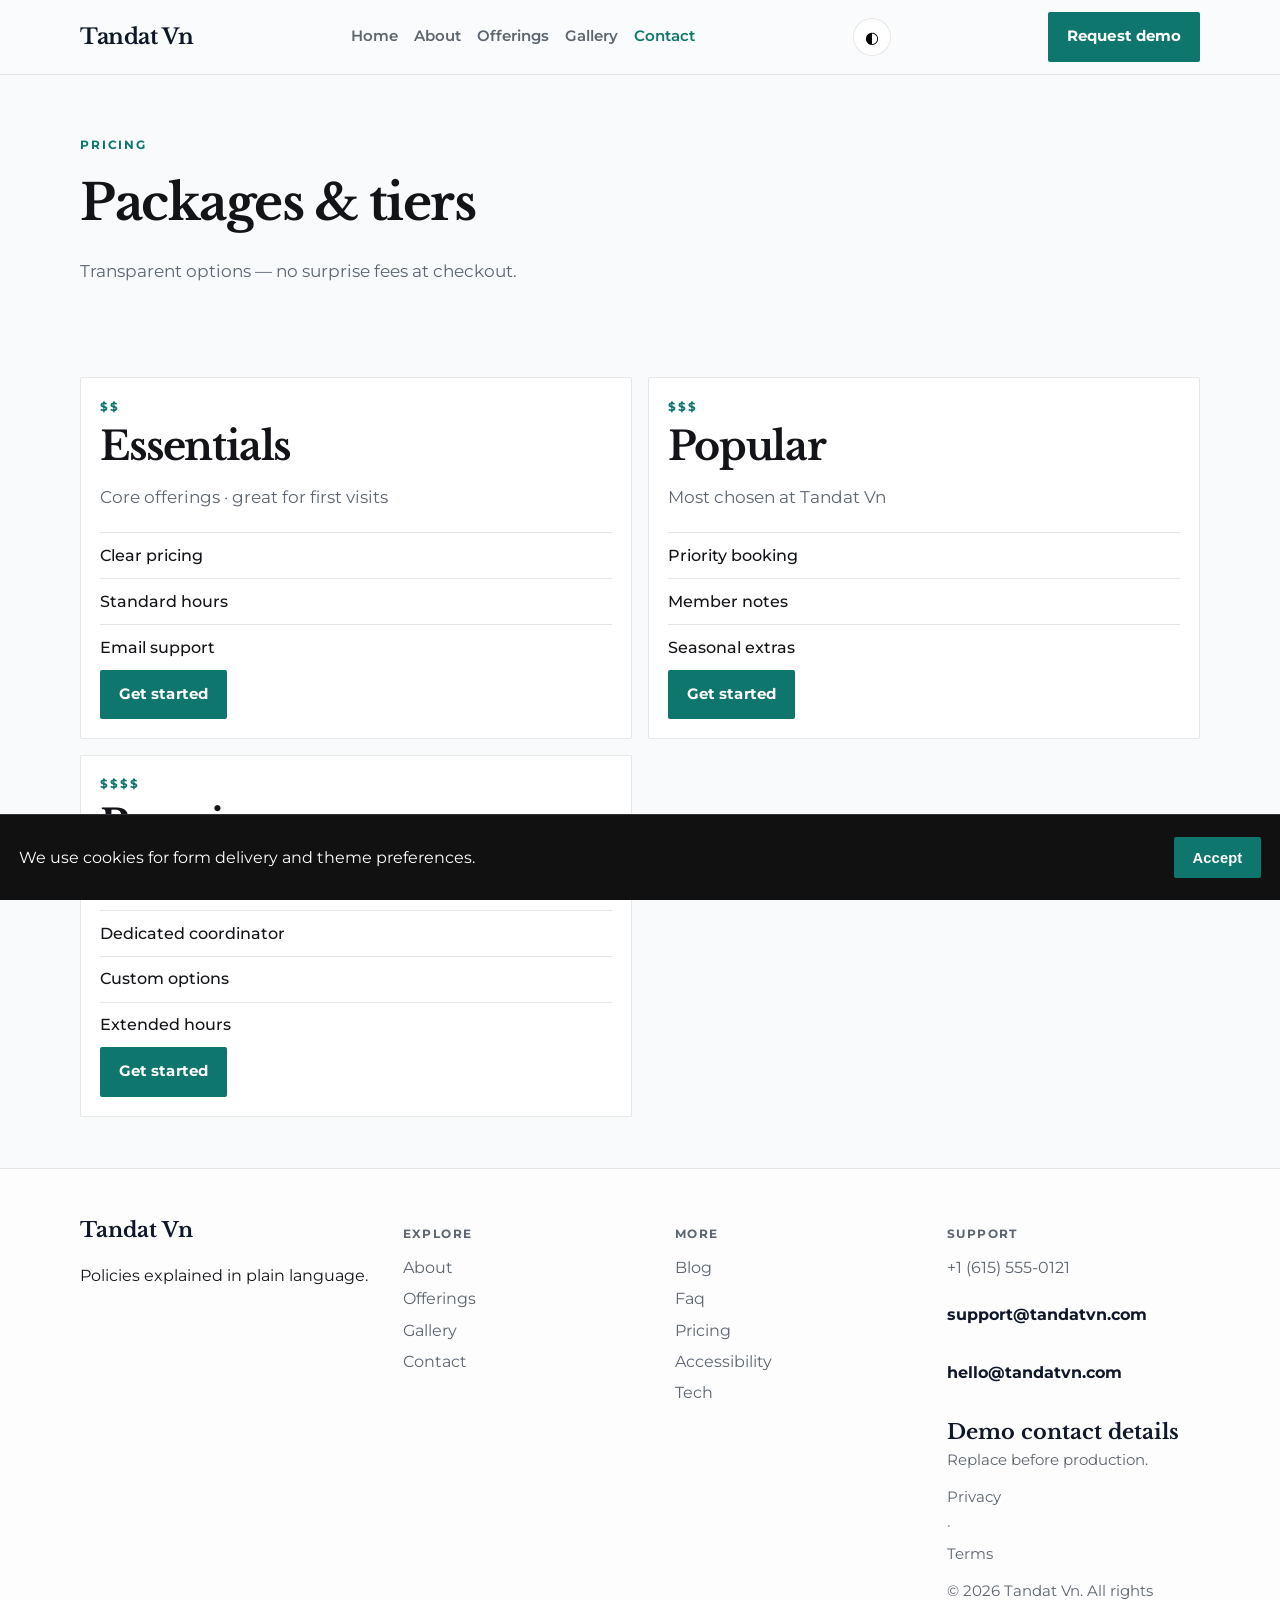
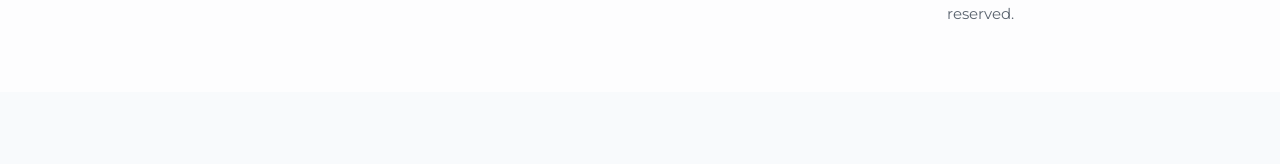
<file: pricing.html>
<!DOCTYPE html>
<html lang="en">
<head>
  <meta charset="UTF-8" />
  <meta name="viewport" content="width=device-width, initial-scale=1" />
  <title>Pricing | Tandat Vn</title>
  <meta name="description" content="Packages and pricing" />
  <meta property="og:title" content="Pricing | Tandat Vn" />
  <meta property="og:description" content="Packages and pricing" />
  <meta property="og:type" content="website" />
  <meta name="twitter:card" content="summary_large_image" />
  <meta name="twitter:title" content="Pricing | Tandat Vn" />
  <meta name="twitter:description" content="Packages and pricing" />
  <meta property="og:image" content="assets/img-1.jpg" />
  <meta name="twitter:image" content="assets/img-1.jpg" />
  <meta property="og:url" content="https://tandat-vn.github.io" />
  <script type="application/ld+json">{"@context": "https://schema.org", "@type": "LocalBusiness", "name": "Tandat Vn", "description": "Policies explained in plain language.", "url": "https://tandat-vn.github.io", "image": "assets/img-1.jpg"}</script>
<script type="application/ld+json">{"@context": "https://schema.org", "@type": "FAQPage", "mainEntity": [{"@type": "Question", "name": "Where are you?", "acceptedAnswer": {"@type": "Answer", "text": "501 Broadway, Nashville, TN. See the map on Visit."}}, {"@type": "Question", "name": "How do I reach support?", "acceptedAnswer": {"@type": "Answer", "text": "Use the Contact form or email support@tandatvn.com. We reply during open hours."}}, {"@type": "Question", "name": "How do I book?", "acceptedAnswer": {"@type": "Answer", "text": "Send a message on Contact, email bookings@tandatvn.com, or call +1 (615) 555-0121."}}, {"@type": "Question", "name": "Are prices current?", "acceptedAnswer": {"@type": "Answer", "text": "Listed prices are current and may shift with seasons — we update this site when they do."}}, {"@type": "Question", "name": "Do you take groups?", "acceptedAnswer": {"@type": "Answer", "text": "Yes for many bookings — tell us the size and date and we'll confirm what Tandat Vn can host."}}, {"@type": "Question", "name": "What should I bring?", "acceptedAnswer": {"@type": "Answer", "text": "Just yourself (and any notes on allergies, sizes, or preferences). We'll handle the rest."}}, {"@type": "Question", "name": "How do I join the team?", "acceptedAnswer": {"@type": "Answer", "text": "Open roles are listed on Careers — we reply to every application."}}, {"@type": "Question", "name": "Is the space accessible?", "acceptedAnswer": {"@type": "Answer", "text": "See our Accessibility page for entrance, seating and restroom notes."}}, {"@type": "Question", "name": "Can I book for someone else?", "acceptedAnswer": {"@type": "Answer", "text": "Yes — include their name and preferences in the contact form."}}, {"@type": "Question", "name": "Where can I read updates?", "acceptedAnswer": {"@type": "Answer", "text": "Blog and Journal pages publish changes before social media."}}]}</script>
<script type="application/ld+json">{"@context": "https://schema.org", "@type": "WebSite", "name": "Tandat Vn", "url": "https://tandat-vn.github.io", "description": "Policies explained in plain language."}</script>
  <link rel="alternate" hreflang="en" href="index.html" />
  <link rel="alternate" hreflang="x-default" href="index.html" />
  <meta name="theme-color" content="#111111" />
  <link rel="preconnect" href="https://fonts.googleapis.com" />
  <link rel="preconnect" href="https://fonts.gstatic.com" crossorigin />
  <link href="https://fonts.googleapis.com/css2?family=Libre+Baskerville:wght@700&family=Montserrat:wght@400;500;600;700&display=swap" rel="stylesheet" />
  <link rel="stylesheet" href="styles.css" />
  <link rel="icon" href="favicon.svg" type="image/svg+xml" />
</head>
<body>

  <header class="top">
    <div class="shell bar">
      <a class="logo" href="index.html">Tandat Vn</a>
      <button class="nav-toggle" type="button" aria-label="Open menu" data-nav-toggle>
        <span></span><span></span><span></span>
      </button>
      <nav data-nav><a href="index.html">Home</a><a href="about.html">About</a><a href="offerings.html">Offerings</a><a href="gallery.html">Gallery</a><a href="contact.html" class="on">Contact</a></nav>
      <button type="button" class="theme-toggle" data-theme-toggle aria-label="Toggle dark mode">◐</button>
      <a class="cta" href="contact.html" data-open-book>Request demo</a>
    </div>
  </header>  <main class="page">
    <section class="page-hero"><div class="shell">
      <p class="eyebrow">Pricing</p>
      <h1>Packages &amp; tiers</h1>
      <p class="lead">Transparent options — no surprise fees at checkout.</p>
    </div></section>
    <section class="block"><div class="shell value-grid"><article class="price-tier reveal">
      <p class="eyebrow">$$</p>
      <h2>Essentials</h2>
      <p class="lead">Core offerings · great for first visits</p>
      <ul class="checks"><li>Clear pricing</li><li>Standard hours</li><li>Email support</li></ul>
      <a class="btn solid" href="contact.html" data-open-book>Get started</a>
    </article><article class="price-tier reveal">
      <p class="eyebrow">$$$</p>
      <h2>Popular</h2>
      <p class="lead">Most chosen at Tandat Vn</p>
      <ul class="checks"><li>Priority booking</li><li>Member notes</li><li>Seasonal extras</li></ul>
      <a class="btn solid" href="contact.html" data-open-book>Get started</a>
    </article><article class="price-tier reveal">
      <p class="eyebrow">$$$$</p>
      <h2>Premium</h2>
      <p class="lead">Full experience · groups &amp; events</p>
      <ul class="checks"><li>Dedicated coordinator</li><li>Custom options</li><li>Extended hours</li></ul>
      <a class="btn solid" href="contact.html" data-open-book>Get started</a>
    </article></div></section>
  </main>
  <footer class="foot">
    <div class="shell foot-grid">
      <div>
        <strong>Tandat Vn</strong>
        <p>Policies explained in plain language.</p>
        
      </div>
      <div>
        <p class="fh">Explore</p>
        <a href="about.html">About</a><a href="offerings.html">Offerings</a><a href="gallery.html">Gallery</a><a href="contact.html">Contact</a>
      </div>
      <div>
        <p class="fh">More</p>
        <a href="blog.html">Blog</a><a href="faq.html">Faq</a><a href="pricing.html">Pricing</a><a href="accessibility.html">Accessibility</a><a href="tech.html">Tech</a>
      </div>
      <div>
        <p class="fh">Support</p>
        <a href="tel:+16155550121">+1 (615) 555-0121</a>
        <p class="mail-plain">support@tandatvn.com</p>
        <p class="mail-plain">hello@tandatvn.com</p>
        
        <p class="foot-meta"><strong>Demo contact details</strong><br/>Replace before production.</p>
        <p class="foot-meta"><a href="privacy.html">Privacy</a> · <a href="terms.html">Terms</a></p>
        <p class="foot-meta">© 2026 Tandat Vn. All rights reserved.</p>
      </div>
    </div>
  </footer>
  <div class="cookie-bar" data-cookie-bar hidden>
    <p>We use cookies for form delivery and theme preferences.</p>
    <button type="button" class="btn solid" data-cookie-accept>Accept</button>
  </div>
  <div class="mobile-cta">
    <a href="tel:+16155550121">Call</a>
    <button type="button" data-open-book>Contact sales</button>
    
  </div>
  <div class="toast" data-toast hidden></div>

  <div class="modal" data-book-modal hidden>
    <div class="modal-card">
      <button class="modal-close" type="button" data-close-book aria-label="Close">×</button>
      <p class="eyebrow">Quick request</p>
      <h3>Contact Tandat Vn</h3>
      <p class="lead">Send the essentials and we will reply by email.</p>
      <form class="contact-form compact" data-quick-book data-support="support@tandatvn.com">
        <label>Name<input name="name" required placeholder="Your name" /></label>
        <label>Email<input type="email" name="email" required placeholder="you@email.com" /></label>
        <label>Timing<input name="when" required placeholder="Preferred date or timeline" /></label>
        <label>Notes<textarea name="message" rows="3" placeholder="Project, product, service or other details…"></textarea></label>
        <button class="btn solid" type="submit">Contact sales</button>
      </form>
    </div>
  </div>

  <div class="lightbox" data-lightbox hidden>
    <button class="modal-close" type="button" data-lightbox-close aria-label="Close">×</button>
    <img data-lightbox-img alt="" />
    <div class="lightbox-nav">
      <button type="button" data-lightbox-prev>‹</button>
      <button type="button" data-lightbox-next>›</button>
    </div>
  </div>
  <script src="site.js"></script>
</body></html>
</file>
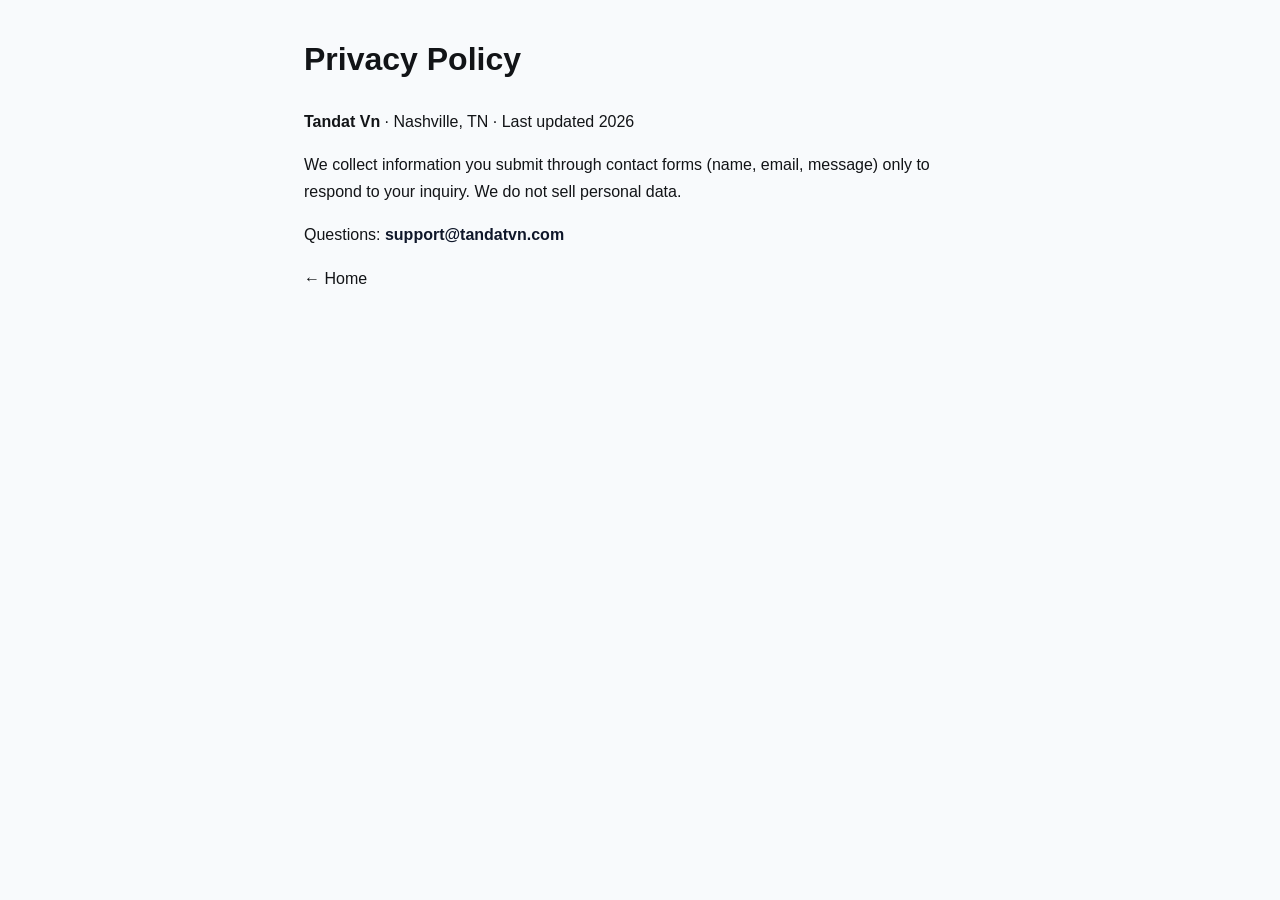
<file: privacy.html>
<!DOCTYPE html>
<html lang="en"><head><meta charset="UTF-8"><meta name="viewport" content="width=device-width,initial-scale=1">
<title>Privacy Policy | Tandat Vn</title>
<meta name="description" content="Privacy information for Tandat Vn">
<link rel="stylesheet" href="styles.css"></head>
<body><main class="page" style="max-width:720px;margin:2rem auto;padding:0 1.5rem;line-height:1.7">
<h1>Privacy Policy</h1>
<p><strong>Tandat Vn</strong> · Nashville, TN · Last updated 2026</p>
<p>We collect information you submit through contact forms (name, email, message) only to respond to your inquiry. We do not sell personal data.</p>
<p>Questions: <span class="mail-plain">support@tandatvn.com</span></p>
<p><a href="index.html">← Home</a></p>
</main></body></html>
</file>
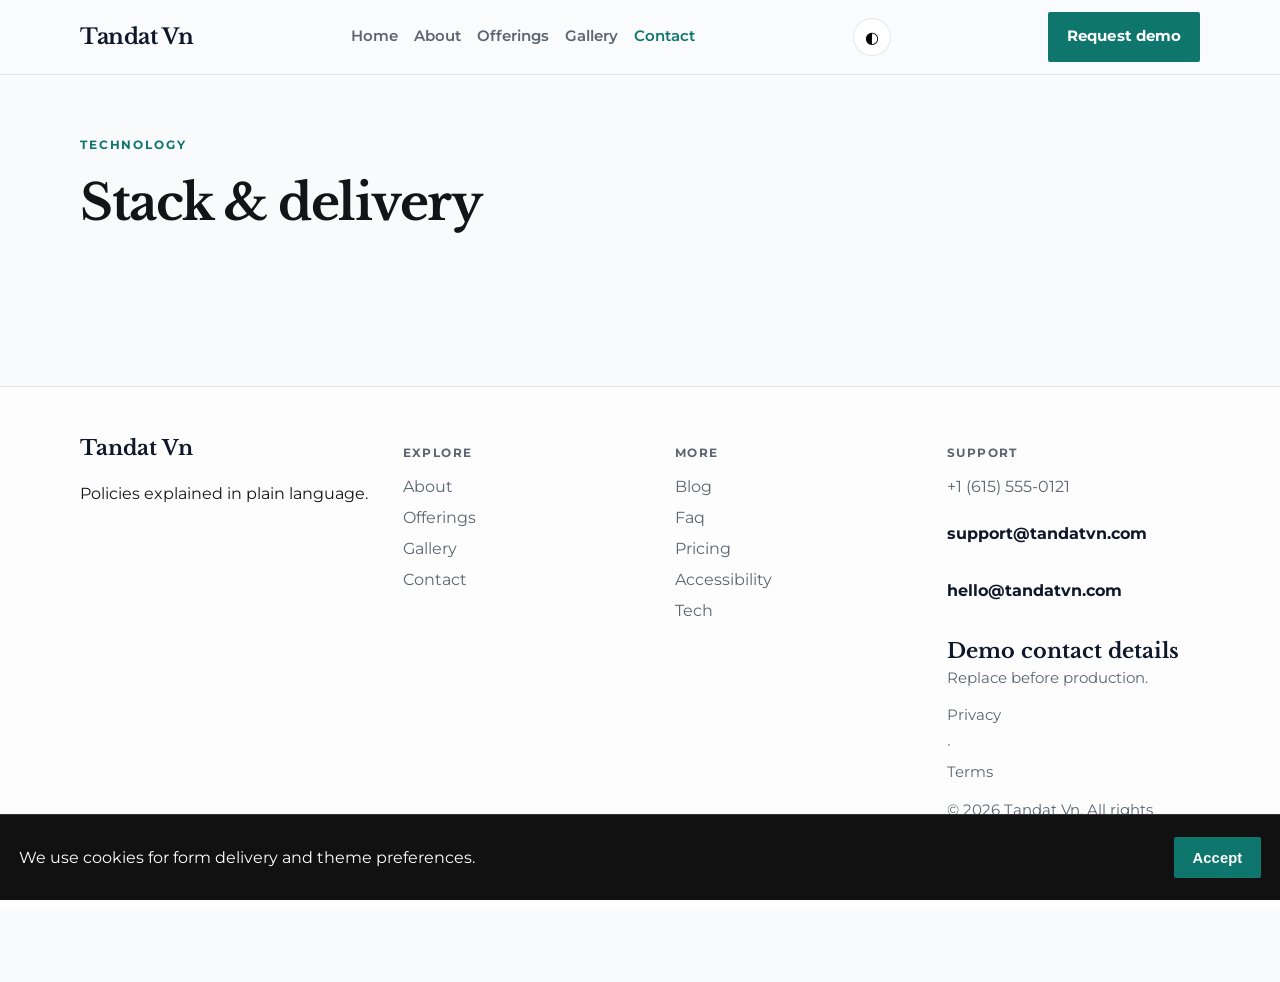
<file: tech.html>
<!DOCTYPE html>
<html lang="en">
<head>
  <meta charset="UTF-8" />
  <meta name="viewport" content="width=device-width, initial-scale=1" />
  <title>Technology | Tandat Vn</title>
  <meta name="description" content="Tech stack" />
  <meta property="og:title" content="Technology | Tandat Vn" />
  <meta property="og:description" content="Tech stack" />
  <meta property="og:type" content="website" />
  <meta name="twitter:card" content="summary_large_image" />
  <meta name="twitter:title" content="Technology | Tandat Vn" />
  <meta name="twitter:description" content="Tech stack" />
  <meta property="og:image" content="assets/img-1.jpg" />
  <meta name="twitter:image" content="assets/img-1.jpg" />
  <meta property="og:url" content="https://tandat-vn.github.io" />
  <script type="application/ld+json">{"@context": "https://schema.org", "@type": "LocalBusiness", "name": "Tandat Vn", "description": "Policies explained in plain language.", "url": "https://tandat-vn.github.io", "image": "assets/img-1.jpg"}</script>
<script type="application/ld+json">{"@context": "https://schema.org", "@type": "FAQPage", "mainEntity": [{"@type": "Question", "name": "Where are you?", "acceptedAnswer": {"@type": "Answer", "text": "501 Broadway, Nashville, TN. See the map on Visit."}}, {"@type": "Question", "name": "How do I reach support?", "acceptedAnswer": {"@type": "Answer", "text": "Use the Contact form or email support@tandatvn.com. We reply during open hours."}}, {"@type": "Question", "name": "How do I book?", "acceptedAnswer": {"@type": "Answer", "text": "Send a message on Contact, email bookings@tandatvn.com, or call +1 (615) 555-0121."}}, {"@type": "Question", "name": "Are prices current?", "acceptedAnswer": {"@type": "Answer", "text": "Listed prices are current and may shift with seasons — we update this site when they do."}}, {"@type": "Question", "name": "Do you take groups?", "acceptedAnswer": {"@type": "Answer", "text": "Yes for many bookings — tell us the size and date and we'll confirm what Tandat Vn can host."}}, {"@type": "Question", "name": "What should I bring?", "acceptedAnswer": {"@type": "Answer", "text": "Just yourself (and any notes on allergies, sizes, or preferences). We'll handle the rest."}}, {"@type": "Question", "name": "How do I join the team?", "acceptedAnswer": {"@type": "Answer", "text": "Open roles are listed on Careers — we reply to every application."}}, {"@type": "Question", "name": "Is the space accessible?", "acceptedAnswer": {"@type": "Answer", "text": "See our Accessibility page for entrance, seating and restroom notes."}}, {"@type": "Question", "name": "Can I book for someone else?", "acceptedAnswer": {"@type": "Answer", "text": "Yes — include their name and preferences in the contact form."}}, {"@type": "Question", "name": "Where can I read updates?", "acceptedAnswer": {"@type": "Answer", "text": "Blog and Journal pages publish changes before social media."}}]}</script>
<script type="application/ld+json">{"@context": "https://schema.org", "@type": "WebSite", "name": "Tandat Vn", "url": "https://tandat-vn.github.io", "description": "Policies explained in plain language."}</script>
  <link rel="alternate" hreflang="en" href="index.html" />
  <link rel="alternate" hreflang="x-default" href="index.html" />
  <meta name="theme-color" content="#111111" />
  <link rel="preconnect" href="https://fonts.googleapis.com" />
  <link rel="preconnect" href="https://fonts.gstatic.com" crossorigin />
  <link href="https://fonts.googleapis.com/css2?family=Libre+Baskerville:wght@700&family=Montserrat:wght@400;500;600;700&display=swap" rel="stylesheet" />
  <link rel="stylesheet" href="styles.css" />
  <link rel="icon" href="favicon.svg" type="image/svg+xml" />
</head>
<body>

  <header class="top">
    <div class="shell bar">
      <a class="logo" href="index.html">Tandat Vn</a>
      <button class="nav-toggle" type="button" aria-label="Open menu" data-nav-toggle>
        <span></span><span></span><span></span>
      </button>
      <nav data-nav><a href="index.html">Home</a><a href="about.html">About</a><a href="offerings.html">Offerings</a><a href="gallery.html">Gallery</a><a href="contact.html" class="on">Contact</a></nav>
      <button type="button" class="theme-toggle" data-theme-toggle aria-label="Toggle dark mode">◐</button>
      <a class="cta" href="contact.html" data-open-book>Request demo</a>
    </div>
  </header>  <main class="page">
    <section class="page-hero"><div class="shell">
      <p class="eyebrow">Technology</p>
      <h1>Stack &amp; delivery</h1>
    </div></section>
    <section class="block"><div class="shell value-grid"></div></section>
  </main>
  <footer class="foot">
    <div class="shell foot-grid">
      <div>
        <strong>Tandat Vn</strong>
        <p>Policies explained in plain language.</p>
        
      </div>
      <div>
        <p class="fh">Explore</p>
        <a href="about.html">About</a><a href="offerings.html">Offerings</a><a href="gallery.html">Gallery</a><a href="contact.html">Contact</a>
      </div>
      <div>
        <p class="fh">More</p>
        <a href="blog.html">Blog</a><a href="faq.html">Faq</a><a href="pricing.html">Pricing</a><a href="accessibility.html">Accessibility</a><a href="tech.html">Tech</a>
      </div>
      <div>
        <p class="fh">Support</p>
        <a href="tel:+16155550121">+1 (615) 555-0121</a>
        <p class="mail-plain">support@tandatvn.com</p>
        <p class="mail-plain">hello@tandatvn.com</p>
        
        <p class="foot-meta"><strong>Demo contact details</strong><br/>Replace before production.</p>
        <p class="foot-meta"><a href="privacy.html">Privacy</a> · <a href="terms.html">Terms</a></p>
        <p class="foot-meta">© 2026 Tandat Vn. All rights reserved.</p>
      </div>
    </div>
  </footer>
  <div class="cookie-bar" data-cookie-bar hidden>
    <p>We use cookies for form delivery and theme preferences.</p>
    <button type="button" class="btn solid" data-cookie-accept>Accept</button>
  </div>
  <div class="mobile-cta">
    <a href="tel:+16155550121">Call</a>
    <button type="button" data-open-book>Contact sales</button>
    
  </div>
  <div class="toast" data-toast hidden></div>

  <div class="modal" data-book-modal hidden>
    <div class="modal-card">
      <button class="modal-close" type="button" data-close-book aria-label="Close">×</button>
      <p class="eyebrow">Quick request</p>
      <h3>Contact Tandat Vn</h3>
      <p class="lead">Send the essentials and we will reply by email.</p>
      <form class="contact-form compact" data-quick-book data-support="support@tandatvn.com">
        <label>Name<input name="name" required placeholder="Your name" /></label>
        <label>Email<input type="email" name="email" required placeholder="you@email.com" /></label>
        <label>Timing<input name="when" required placeholder="Preferred date or timeline" /></label>
        <label>Notes<textarea name="message" rows="3" placeholder="Project, product, service or other details…"></textarea></label>
        <button class="btn solid" type="submit">Contact sales</button>
      </form>
    </div>
  </div>

  <div class="lightbox" data-lightbox hidden>
    <button class="modal-close" type="button" data-lightbox-close aria-label="Close">×</button>
    <img data-lightbox-img alt="" />
    <div class="lightbox-nav">
      <button type="button" data-lightbox-prev>‹</button>
      <button type="button" data-lightbox-next>›</button>
    </div>
  </div>
  <script src="site.js"></script>
</body></html>
</file>
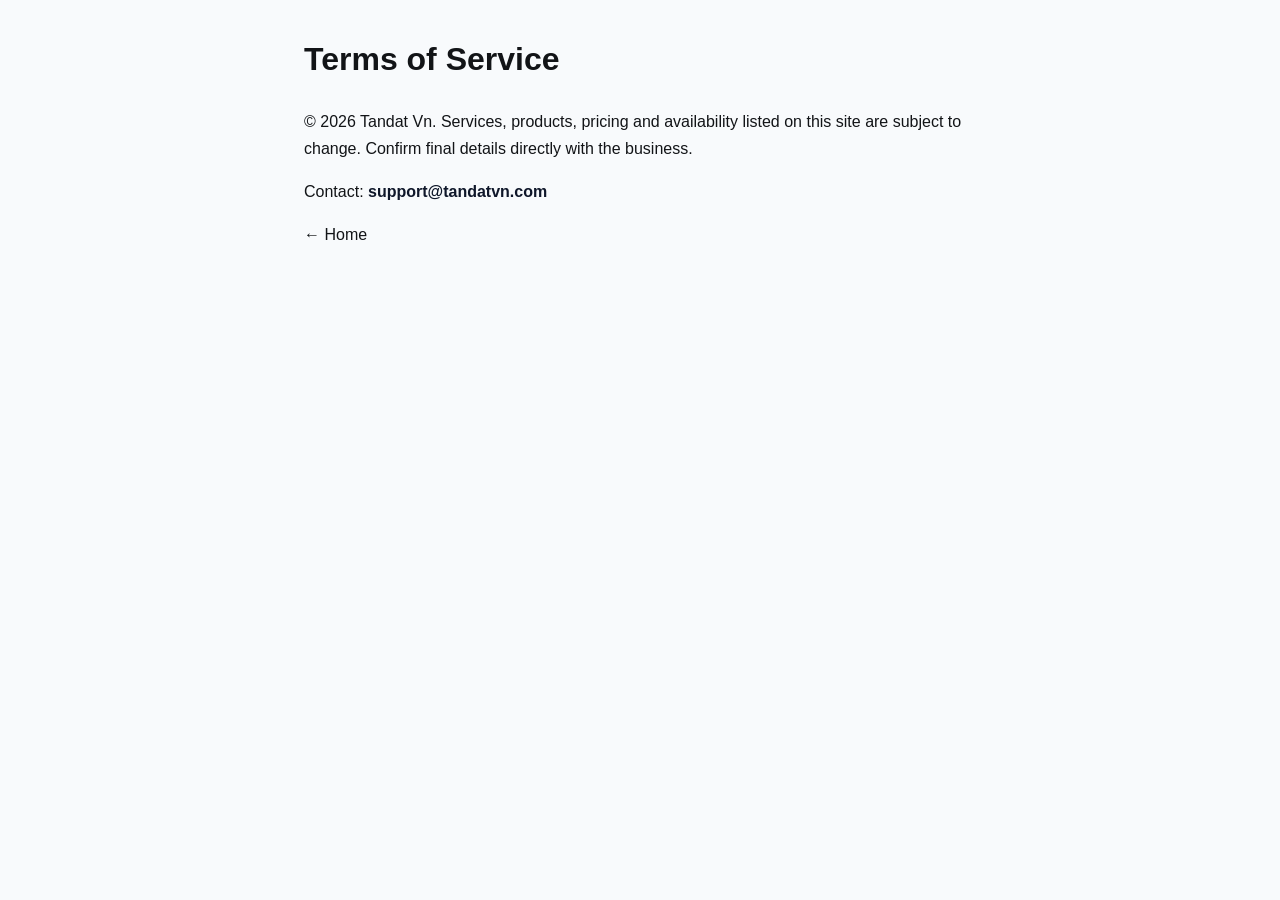
<file: terms.html>
<!DOCTYPE html>
<html lang="en"><head><meta charset="UTF-8"><meta name="viewport" content="width=device-width,initial-scale=1">
<title>Terms of Service | Tandat Vn</title>
<meta name="description" content="Terms and conditions for Tandat Vn">
<link rel="stylesheet" href="styles.css"></head>
<body><main class="page" style="max-width:720px;margin:2rem auto;padding:0 1.5rem;line-height:1.7">
<h1>Terms of Service</h1>
<p>© 2026 Tandat Vn. Services, products, pricing and availability listed on this site are subject to change. Confirm final details directly with the business.</p>
<p>Contact: <span class="mail-plain">support@tandatvn.com</span></p>
<p><a href="index.html">← Home</a></p>
</main></body></html>
</file>
<file: styles.css>
:root {
  --ink:#121417; --muted:#5c6570; --paper:#f8fafc;
  --accent:#0f766e; --deep:#0f172a; --line:rgba(18,20,23,.10);
  --display:"Libre Baskerville",Georgia,"Times New Roman",serif;
  --body:"Montserrat","Segoe UI",sans-serif; --shell:1120px;
  --radius:2px;
}
*{box-sizing:border-box} html{scroll-behavior:smooth}
body{margin:0;font-family:var(--body);color:var(--ink);background:var(--paper);line-height:1.6;padding-bottom:72px;-webkit-font-smoothing:antialiased}
a{color:inherit;text-decoration:none} img{max-width:100%;display:block}
.shell{width:min(var(--shell),calc(100% - 2.4rem));margin-inline:auto}
.sr{position:absolute;left:-9999px}
.mail-plain{display:inline-block;font-weight:700;color:var(--deep);word-break:break-all}
.support-banner{padding:1.25rem 1.35rem;margin:0 0 1.5rem;border:1px solid var(--line);border-left:4px solid var(--accent);background:#fff;border-radius:var(--radius)}
.support-mail{margin:.35rem 0 .5rem;font-family:var(--display);font-size:clamp(1.4rem,3vw,2rem);font-weight:700;color:var(--deep)}
.form-success{margin-top:1.2rem;padding:1.4rem;border:1px solid color-mix(in srgb,var(--accent) 35%,var(--line));background:#fff;border-radius:var(--radius)}
.form-success h3{margin:0 0 .5rem;font-family:var(--display);font-size:1.6rem}
.form-success[hidden],.contact-form[hidden]{display:none !important}
.contact-form select{width:100%;padding:.85rem 1rem;border:1px solid var(--line);border-radius:8px;font:inherit;background:#fff}
.top{position:sticky;top:0;z-index:40;backdrop-filter:blur(14px);background:color-mix(in srgb,var(--paper) 90%,white);border-bottom:1px solid var(--line)}
.bar{min-height:74px;display:flex;align-items:center;justify-content:space-between;gap:1rem;position:relative}
.logo{font-family:var(--display);font-weight:700;font-size:1.35rem;color:var(--deep);letter-spacing:-.02em}
nav{display:flex;flex-wrap:wrap;gap:1rem;font-weight:600;font-size:.92rem;color:var(--muted)}
nav a.on,nav a:hover{color:var(--accent)}
.nav-toggle{display:none;flex-direction:column;gap:5px;background:transparent;border:0;padding:.4rem;cursor:pointer}
.nav-toggle span{display:block;width:22px;height:2px;background:var(--deep)}
.cta,.btn{display:inline-flex;align-items:center;justify-content:center;padding:.8rem 1.15rem;border-radius:var(--radius);font-weight:700;font-size:.92rem;border:0;cursor:pointer;letter-spacing:.01em}
.cta,.btn.solid{background:var(--accent);color:#fff}
.btn.line{border:1px solid rgba(255,255,255,.55);color:#fff;background:transparent}
.btn.quiet{border:1px solid var(--line);background:#fff;color:var(--ink)}
.hero{position:relative;min-height:78vh;display:grid;align-items:end;color:#fff;overflow:hidden}
.hero-bg{position:absolute;inset:0;background-size:cover;background-position:center center;background-repeat:no-repeat}
.hero-shade{position:absolute;inset:0;background:linear-gradient(115deg,rgba(10,12,16,.72),rgba(10,12,16,.18))}
.hero-photo img{width:100%;aspect-ratio:16/9;object-fit:cover;object-position:center;display:block;max-height:min(78vh,900px)}
.hero-copy{position:relative;z-index:2;padding:5rem 0 3.8rem;max-width:720px}
.brand{margin:0 0 .75rem;font-family:var(--display);font-size:clamp(1.85rem,3.6vw,2.7rem);font-weight:700}
.hero h1,.page-hero h1{margin:0;font-family:var(--display);letter-spacing:-.03em;font-weight:700}
.hero h1{font-size:clamp(2.15rem,5.2vw,3.55rem);max-width:15ch;line-height:1.05}
.lede{margin:1.15rem 0 0;max-width:42ch;color:rgba(255,255,255,.9);font-size:1.08rem}
.actions{display:flex;flex-wrap:wrap;gap:.75rem;margin-top:1.7rem}
.promo{display:flex;justify-content:space-between;gap:1rem;align-items:center;margin:1.35rem auto;padding:1.05rem 1.25rem;background:#fff;border:1px solid var(--line);border-radius:var(--radius);box-shadow:0 8px 28px rgba(18,20,23,.04)}
.promo p{margin:0;font-weight:600}
.promo a{font-weight:800;color:var(--accent);white-space:nowrap}
.strip{border-bottom:1px solid var(--line);background:rgba(255,255,255,.5)}
.strip-row{display:flex;flex-wrap:wrap;gap:.8rem 1.5rem;padding:1.05rem 0;font-weight:700;color:var(--deep);font-size:.95rem}
.stats-band{border-bottom:1px solid var(--line);background:rgba(255,255,255,.72)}
.stats-row{display:grid;grid-template-columns:repeat(4,1fr);gap:1rem;padding:1.55rem 0}
.stat b{display:block;font-family:var(--display);font-size:1.65rem;color:var(--deep)}
.stat span{display:block;margin-top:.25rem;color:var(--muted);font-size:.88rem}
.mosaic{display:grid;grid-template-columns:1.2fr 1fr 1fr;gap:.85rem}
.mosaic img{width:100%;aspect-ratio:4/3;object-fit:cover;object-position:center;border-radius:var(--radius);display:block}
.block{padding:4.8rem 0}.block.tint{background:rgba(255,255,255,.58);border-block:1px solid var(--line)}
.eyebrow{margin:0 0 .55rem;font-size:.72rem;font-weight:700;letter-spacing:.16em;text-transform:uppercase;color:var(--accent)}
h2{margin:0;font-family:var(--display);font-size:clamp(1.85rem,3.1vw,2.55rem);letter-spacing:-.03em;max-width:18ch;line-height:1.1}
.lead{margin:.95rem 0 0;color:var(--muted);max-width:52ch;font-size:1.06rem}
.split{display:grid;grid-template-columns:1.1fr .9fr;gap:2.2rem;align-items:start}
.amenity-grid,.contact-grid,.newsletter{display:grid;grid-template-columns:1.1fr .9fr;gap:2.2rem;align-items:start}
.checks,.why,.hours{margin:1.35rem 0 0;padding:0;list-style:none}
.checks li,.why li,.hours li{padding:.6rem 0;border-top:1px solid var(--line);font-weight:500}
.hours-card,.card{background:#fff;border:1px solid var(--line);border-radius:var(--radius);padding:1.4rem;box-shadow:0 10px 30px rgba(18,20,23,.035)}
.card-actions{display:flex;flex-wrap:wrap;gap:.6rem;margin-top:1rem}
.stack-card p{margin:0 0 1rem}
.about-photos{display:grid;gap:.85rem}
.about-photos img,.solo{width:100%;aspect-ratio:4/3;object-fit:cover;object-position:center;border-radius:var(--radius)}
.solo.wide{aspect-ratio:16/9;margin-top:1rem}
.menu-grid{margin-top:2rem;display:grid;grid-template-columns:repeat(3,1fr);gap:1rem}
.menu-list{margin-top:1.5rem;display:grid;gap:.85rem}
.menu-list .item{padding:1.1rem 1.2rem}
.item{background:#fff;border:1px solid var(--line);border-radius:var(--radius);padding:1.2rem;position:relative;box-shadow:0 8px 24px rgba(18,20,23,.03)}
.item.soft{background:color-mix(in srgb,var(--paper) 70%,white)}
.item-top{display:flex;justify-content:space-between;gap:.5rem;align-items:baseline}
.item h3{margin:0 0 .35rem;font-family:var(--display);font-size:1.25rem}
.item p{margin:0;color:var(--muted)}
.item .tag{margin-top:.7rem;font-size:.72rem;font-weight:800;letter-spacing:.1em;text-transform:uppercase;color:var(--accent)}
.price{font-weight:700;color:var(--accent);white-space:nowrap}
.process{list-style:none;margin:2rem 0 0;padding:0;display:grid;gap:1rem}
.process li{display:grid;grid-template-columns:64px 1fr;gap:1rem;padding:1rem 0;border-top:1px solid var(--line)}
.process span{font-family:var(--display);font-size:1.5rem;color:var(--accent)}
.quotes{display:grid;grid-template-columns:repeat(3,1fr);gap:1rem;margin-top:1.5rem}
blockquote{margin:0;padding:1.3rem;background:#fff;border:1px solid var(--line);border-radius:var(--radius)}
blockquote p{margin:0;font-family:var(--display);font-size:1.25rem;line-height:1.25}
blockquote footer{margin-top:.85rem;color:var(--muted);font-size:.9rem}
.value-grid,.team-grid{display:grid;grid-template-columns:repeat(2,1fr);gap:1rem;margin-top:1.5rem}
.two-col{display:grid;grid-template-columns:1fr 1fr;gap:2rem;align-items:start}
.value-grid article,.person,.team-card{background:#fff;border:1px solid var(--line);border-radius:var(--radius);padding:1.2rem;overflow:hidden}
.team-card img{width:100%;aspect-ratio:1;object-fit:cover;object-position:center top;border-radius:calc(var(--radius) - 4px);margin:0 0 .85rem;display:block}
.team-card h3{margin:0 0 .25rem;font-family:var(--display);font-size:1.2rem}
.team-card .eyebrow{margin:0 0 .5rem}
.team-card p:last-child{margin:0;color:var(--muted);line-height:1.55}
.person .role{color:var(--accent);font-weight:700;margin:.2rem 0 .5rem}
img{max-width:100%;height:auto;display:block}
picture,figure{margin:0}
.faq details{border-top:1px solid var(--line);padding:1rem 0}
.faq summary{cursor:pointer;font-weight:700}
.faq p{margin:.6rem 0 0;color:var(--muted)}
.page-hero{padding:3.8rem 0 1.1rem}
.page-hero h1{font-size:clamp(2.1rem,4vw,3.1rem);max-width:16ch}
.page .lead{color:var(--muted)}
.gallery-rich{display:grid;grid-template-columns:repeat(2,1fr);gap:1rem}
.gallery-rich figure{margin:0}
.gallery-rich img{width:100%;aspect-ratio:4/3;object-fit:cover;object-position:center;border-radius:var(--radius)}
.gallery-rich figcaption{margin-top:.45rem;color:var(--muted);font-size:.88rem}
.visit-grid{display:grid;grid-template-columns:.85fr 1.15fr;gap:1.6rem}
.map-wrap{margin-top:1rem;border-radius:var(--radius);overflow:hidden;border:1px solid var(--line);background:#fff}
.map-wrap iframe{width:100%;height:320px;border:0;display:block}
.map-note{margin:.55rem 1rem 1rem;font-size:.9rem}
.map-note a{color:var(--accent);font-weight:700}
.contact-form,.news-form{display:grid;gap:.9rem;margin-top:1rem}
.contact-form label{display:grid;gap:.35rem;font-weight:700;font-size:.9rem}
.contact-form input,.contact-form textarea,.news-form input{width:100%;padding:.9rem 1rem;border:1px solid var(--line);border-radius:8px;font:inherit;background:#fff}
.contact-form input:focus,.contact-form textarea:focus,.contact-form select:focus,.news-form input:focus{outline:2px solid color-mix(in srgb,var(--accent) 45%,white);border-color:var(--accent)}
.news-form{grid-template-columns:1fr auto;align-items:center}
.form-note{margin:0;color:var(--muted);font-size:.88rem}
.cta-band{padding:4rem 0;background:var(--deep);color:#fff}
.cta-band h2{color:#fff;max-width:16ch}
.cta-band p{color:rgba(255,255,255,.86);max-width:46ch}
.center-cta{text-align:center;margin-top:2rem}
.textlink{display:inline-block;margin-top:1rem;font-weight:700;color:var(--accent)}
.foot{border-top:1px solid var(--line);padding:2.8rem 0 3.2rem;background:rgba(255,255,255,.72)}
.foot-grid{display:grid;grid-template-columns:1.2fr 1fr 1fr 1fr;gap:1.2rem}
.fh{font-size:.72rem;font-weight:700;letter-spacing:.12em;text-transform:uppercase;color:var(--muted)}
.foot a{display:block;margin:.35rem 0;color:var(--muted)}
.foot a:hover{color:var(--accent)}
.foot strong{font-family:var(--display);font-size:1.3rem;color:var(--deep)}
.foot-meta{color:var(--muted);font-size:.92rem;line-height:1.55}
.mobile-cta{display:none;position:fixed;left:0;right:0;bottom:0;z-index:50;background:#fff;border-top:1px solid var(--line);grid-template-columns:1fr 1fr 1fr}
.mobile-cta a,.mobile-cta button{text-align:center;padding:.95rem .4rem;font-weight:800;font-size:.85rem;color:var(--deep);background:transparent;border:0;font-family:inherit;cursor:pointer}
.mobile-cta a:nth-child(2),.mobile-cta button:nth-child(2){background:var(--accent);color:#fff}
.toast{position:fixed;left:50%;bottom:5.5rem;transform:translateX(-50%);background:var(--deep);color:#fff;padding:.9rem 1.2rem;border-radius:999px;font-weight:700;z-index:80;box-shadow:0 12px 32px rgba(0,0,0,.22)}
.btn.mini{padding:.45rem .7rem;font-size:.78rem}
.item-actions{display:flex;flex-wrap:wrap;gap:.45rem;margin-top:.9rem}
.offer-tools{margin-bottom:1rem}
.offer-tools input{width:min(420px,100%);padding:.85rem 1rem;border:1px solid var(--line);border-radius:8px;font:inherit;background:#fff}
.saved-tray{margin:1rem 0;padding:1rem;border:1px dashed var(--line);background:#fff;border-radius:var(--radius)}
.saved-tray ul{margin:.5rem 0 1rem;padding-left:1.1rem}
.open-badge{display:inline-flex;align-items:center;gap:.35rem;padding:.35rem .65rem;border-radius:999px;font-size:.75rem;font-weight:800;letter-spacing:.04em;text-transform:uppercase;background:#ecfdf5;color:#166534;border:1px solid #86efac}
.open-badge.closed{background:#fef2f2;color:#991b1b;border-color:#fecaca}
.open-badge.unknown{background:#f8fafc;color:#475569;border-color:#cbd5e1}
.text-cta{border:0;background:transparent;color:var(--accent);font-weight:800;cursor:pointer;font:inherit;padding:0}
.copy-btn{margin-left:.45rem;border:1px solid var(--line);background:#fff;border-radius:6px;padding:.2rem .45rem;font-size:.72rem;font-weight:700;cursor:pointer}
.gal-btn{display:block;width:100%;padding:0;border:0;background:transparent;cursor:zoom-in}
.gal-btn img{width:100%;aspect-ratio:4/3;object-fit:cover;object-position:center;border-radius:var(--radius)}
.modal,.lightbox{position:fixed;inset:0;z-index:90;background:rgba(10,12,16,.72);display:grid;place-items:center;padding:1rem}
.modal[hidden],.lightbox[hidden]{display:none !important}
.modal-card{width:min(480px,100%);background:var(--paper);border-radius:14px;padding:1.4rem 1.4rem 1.2rem;position:relative;border:1px solid var(--line);box-shadow:0 24px 60px rgba(0,0,0,.28)}
.modal-card h3{margin:.2rem 0 .4rem;font-family:var(--display);font-size:1.7rem}
.modal-close{position:absolute;top:.55rem;right:.7rem;border:0;background:transparent;font-size:1.6rem;cursor:pointer;line-height:1;color:var(--muted)}
.contact-form.compact{margin-top:.8rem}
.lightbox img{max-width:min(960px,92vw);max-height:82vh;object-fit:contain;border-radius:10px;background:#000}
.lightbox-nav{position:absolute;bottom:1.2rem;display:flex;gap:.6rem}
.lightbox-nav button{border:0;background:#fff;color:#111;width:44px;height:44px;border-radius:50%;font-size:1.4rem;cursor:pointer}
.item.is-saved{outline:2px solid color-mix(in srgb,var(--accent) 55%,white)}
.item.is-hidden{display:none}
@media(max-width:900px){
  .nav-toggle{display:flex}
  nav{display:none;position:absolute;top:74px;left:0;right:0;background:var(--paper);border-bottom:1px solid var(--line);padding:1rem;flex-direction:column;gap:.9rem}
  nav.open{display:flex}
  .cta{display:none}
  .split,.menu-grid,.quotes,.value-grid,.team-grid,.gallery-rich,.visit-grid,.foot-grid,.amenity-grid,.contact-grid,.newsletter,.news-form,.stats-row,.mosaic,.two-col{grid-template-columns:1fr}
  .mobile-cta{display:grid}
  .promo{flex-direction:column;align-items:flex-start}
}

.block{padding:3.2rem 0}
.item,.card,.person,blockquote,.promo{box-shadow:none;border-radius:2px}
.strip-row{font-size:.85rem}
.lede,.lead{max-width:40ch}


.prose-block .lead.wide{max-width:62ch}
.journal-card,.journal-entry{background:#fff;border:1px solid var(--line);border-radius:var(--radius);padding:1.2rem}
.journal-stack{display:grid;gap:1rem}
.compare-table{width:100%;border-collapse:collapse;margin-top:1rem}
.compare-table th,.compare-table td{border-top:1px solid var(--line);padding:.75rem;text-align:left}
.compare-table th{font-size:.72rem;letter-spacing:.12em;text-transform:uppercase;color:var(--muted)}
.gallery-hero{min-height:46vh;display:grid;align-items:end;color:#fff;background-size:cover;background-position:center;position:relative}
.gallery-hero::before{content:"";position:absolute;inset:0;background:linear-gradient(180deg,rgba(0,0,0,.15),rgba(0,0,0,.65))}
.gallery-hero .shell{position:relative;z-index:1;padding:3rem 0}
.page-hero.wide-hero h1{max-width:24ch}
.mosaic.teaser{grid-template-columns:repeat(3,1fr);max-height:420px;overflow:hidden}
.reveal{opacity:0;transform:translateY(14px);transition:opacity .5s ease,transform .5s ease}
.reveal.is-visible{opacity:1;transform:none}
.theme-toggle{border:1px solid var(--line);background:#fff;border-radius:999px;width:38px;height:38px;cursor:pointer;font-size:1rem}
body.theme-dark{--paper:#0e1114;--ink:#eef2f6;--muted:#9aa8b6;--line:rgba(255,255,255,.12)}
body.theme-dark .block.tint{background:rgba(255,255,255,.04)}
.cookie-bar{position:fixed;bottom:0;left:0;right:0;z-index:60;display:flex;align-items:center;justify-content:space-between;gap:1rem;padding:.85rem 1.2rem;background:#111;color:#fff;border-top:1px solid #333}
.cookie-bar[hidden]{display:none !important}
.insta-grid{display:grid;grid-template-columns:repeat(3,1fr);gap:.65rem}
.insta-cell{position:relative;overflow:hidden;border-radius:var(--radius)}
.insta-cell img{aspect-ratio:1;object-fit:cover;object-position:center;width:100%;display:block}
.insta-cell figcaption{position:absolute;inset:auto 0 0 0;padding:.5rem;font-size:.72rem;background:linear-gradient(transparent,rgba(0,0,0,.75));color:#fff}
.video-wrap{position:relative;padding-top:56.25%;border-radius:var(--radius);overflow:hidden}
.video-wrap iframe{position:absolute;inset:0;width:100%;height:100%;border:0}
.ba-slider{position:relative}
.ba-panels{display:grid;grid-template-columns:1fr 1fr;gap:1rem}
.ba-after{clip-path:inset(0 50% 0 0)}
.faq-page details{border:1px solid var(--line);border-radius:var(--radius);padding:.85rem 1rem;margin-bottom:.65rem;background:#fff}
.faq-page summary{cursor:pointer;font-weight:700}
.chat-slot{border:1px dashed var(--line);padding:1rem;border-radius:var(--radius);margin:1rem 0}
.theme-toggle{flex-shrink:0}
.bar{flex-wrap:wrap}
</file>
